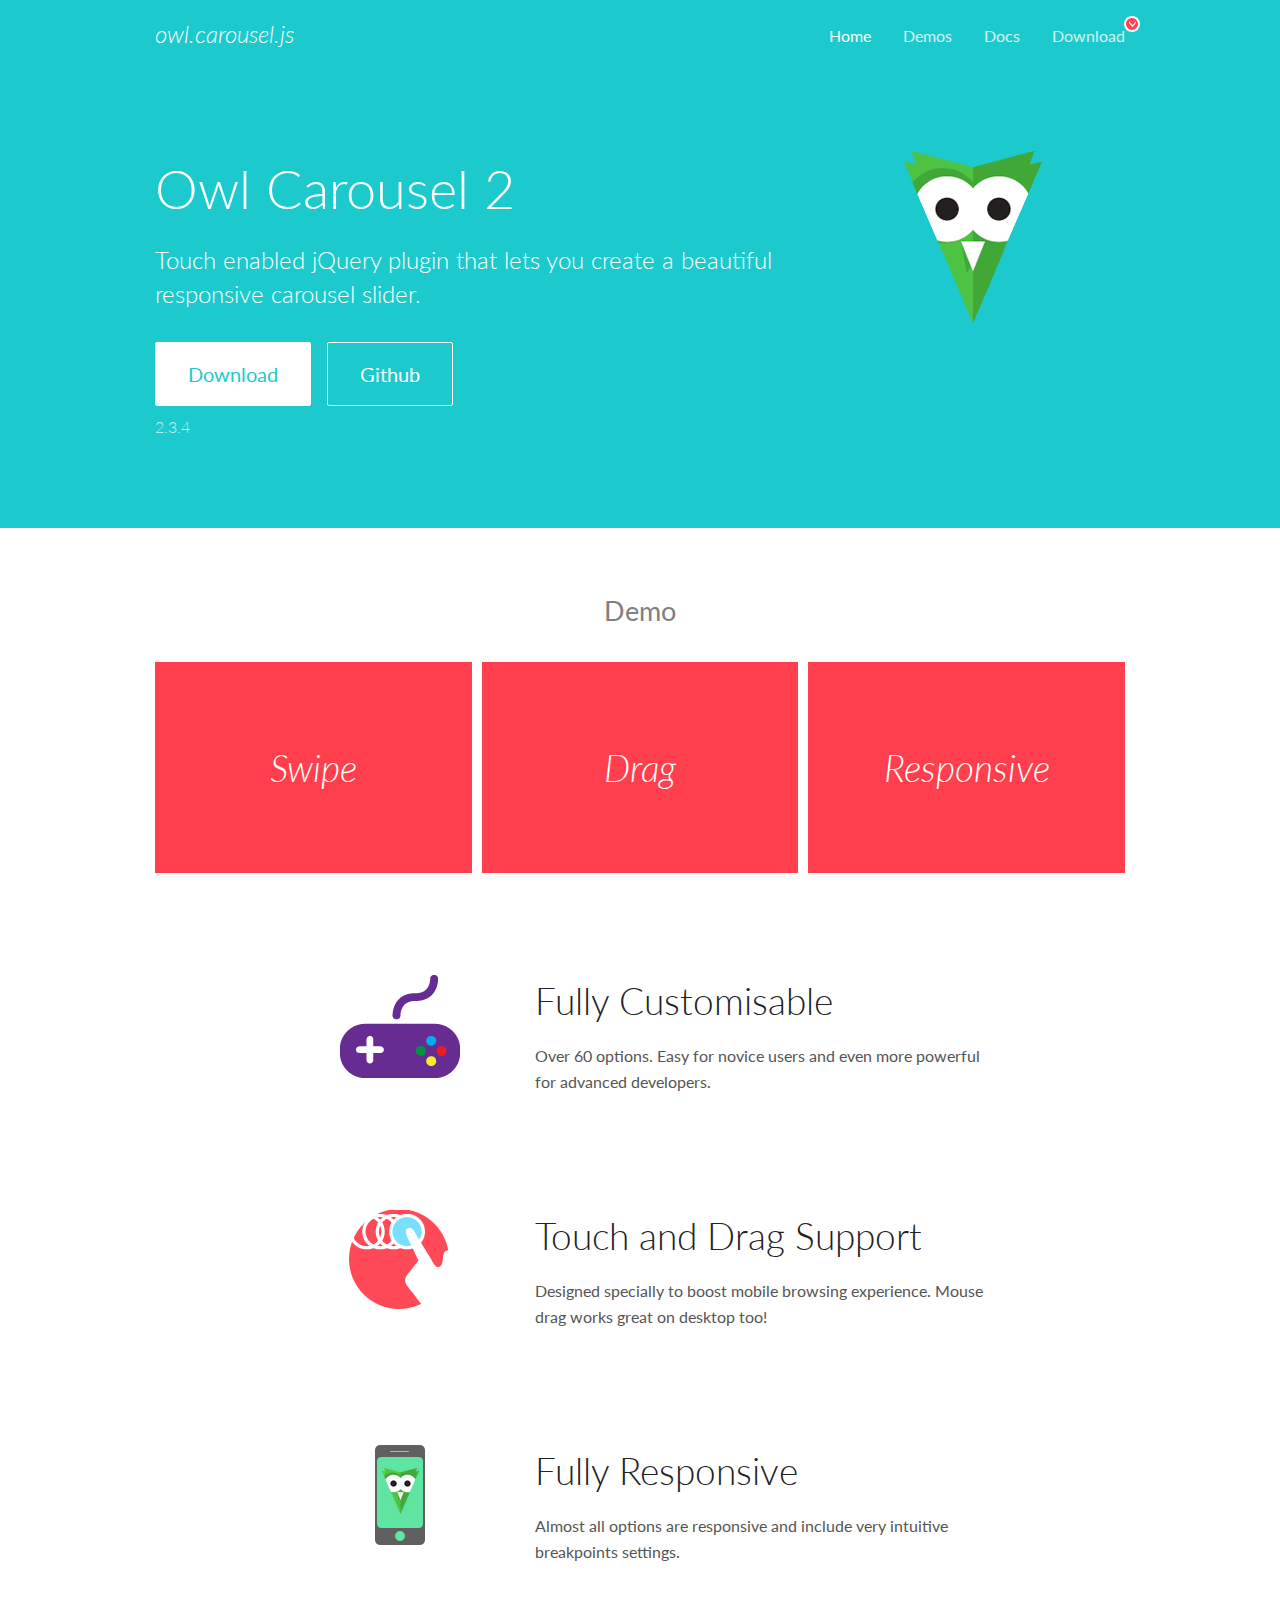
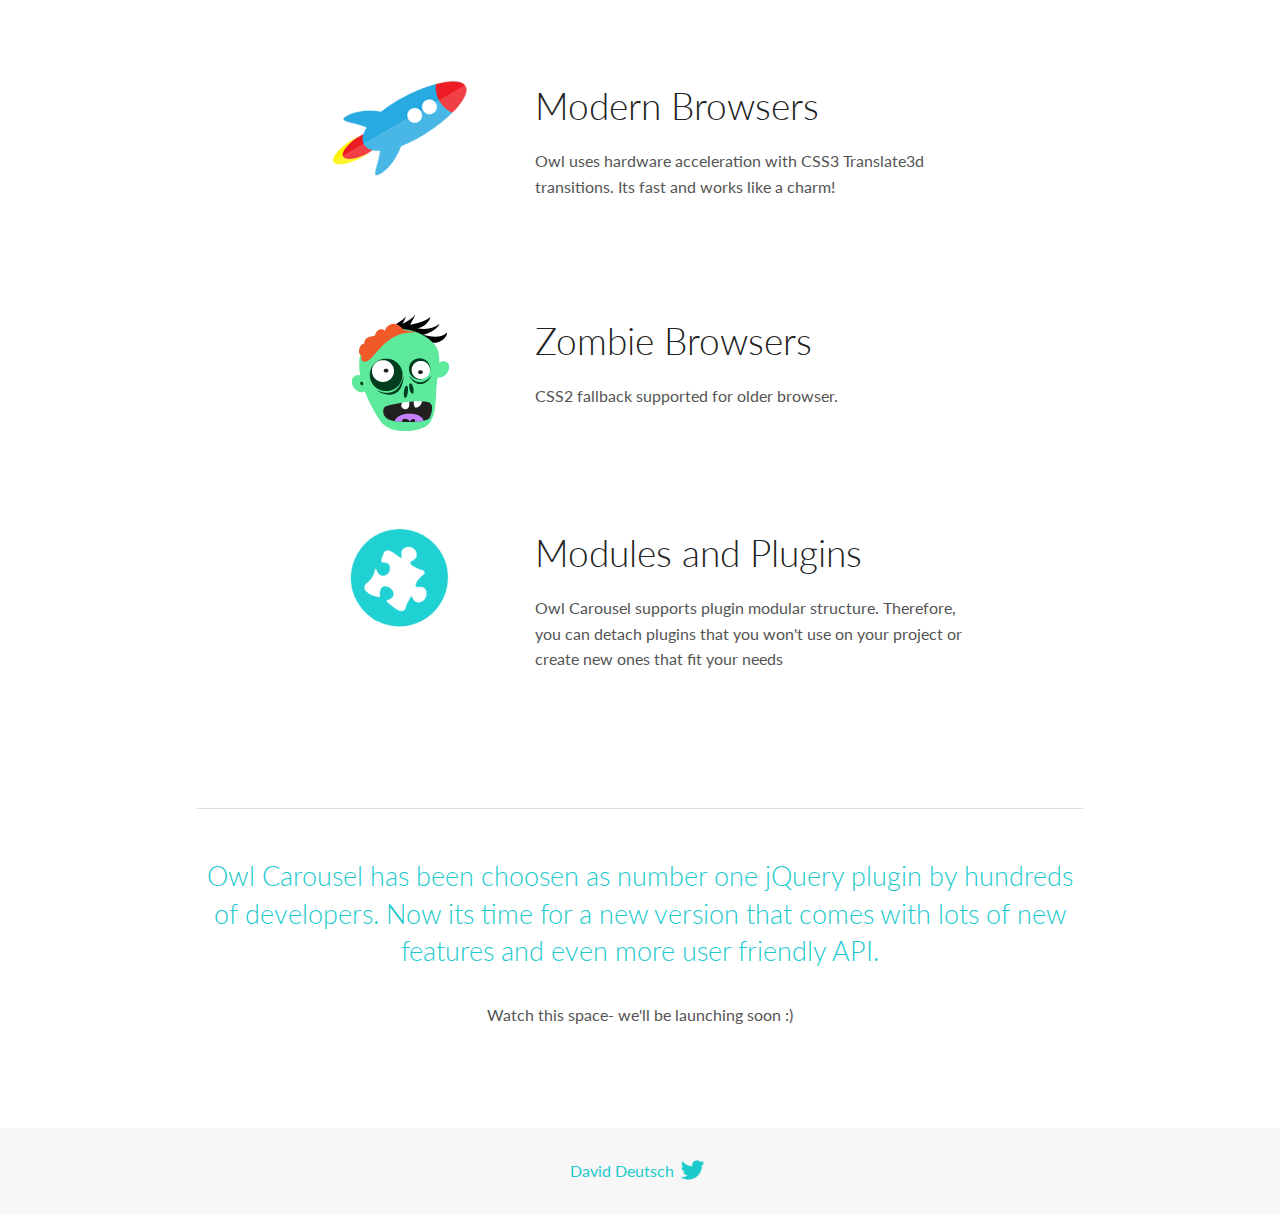
<file: OwlCarousel/docs/index.html>
<!DOCTYPE html>
<html lang="en">
  <head>

    <!-- head -->
    <meta charset="utf-8">
    <meta name="msapplication-tap-highlight" content="no" />
    <meta name="viewport" content="width=device-width, initial-scale=1.0" />
    <meta name="description" content="Touch enabled jQuery plugin that lets you create beautiful responsive carousel slider.">
    <meta name="author" content="David Deutsch">
    <title>
      Home | Owl Carousel | 2.3.4
    </title>

    <!-- Stylesheets -->
    <link href='https://fonts.googleapis.com/css?family=Lato:300,400,700,400italic,300italic' rel='stylesheet' type='text/css'>
    <link rel="stylesheet" href="assets/css/docs.theme.min.css">

    <!-- Owl Stylesheets -->
    <link rel="stylesheet" href="assets/owlcarousel/assets/owl.carousel.min.css">
    <link rel="stylesheet" href="assets/owlcarousel/assets/owl.theme.default.min.css">

    <!-- HTML5 shim and Respond.js IE8 support of HTML5 elements and media queries -->

    <!--[if lt IE 9]>
      <script src="https://oss.maxcdn.com/libs/html5shiv/3.7.0/html5shiv.js"></script>
      <script src="https://oss.maxcdn.com/libs/respond.js/1.3.0/respond.min.js"></script>
    <![endif]-->

    <!-- Favicons -->
    <link rel="apple-touch-icon-precomposed" sizes="144x144" href="assets/ico/apple-touch-icon-144-precomposed.png">
    <link rel="shortcut icon" href="assets/ico/favicon.png">
    <link rel="shortcut icon" href="favicon.ico">

    <!-- Yeah i know js should not be in header. Its required for demos.-->

    <!-- javascript -->
    <script src="assets/vendors/jquery.min.js"></script>
    <script src="assets/owlcarousel/owl.carousel.js"></script>
  </head>
  <body>

    <!-- header -->
    <header class="header">
      <div class="row">
        <div class="large-12 columns">
          <div class="brand left">
            <h3>
              <a href="/OwlCarousel2/">owl.carousel.js</a> 
            </h3>
          </div>
          <a id="toggle-nav" class="right">
            <span></span> <span></span> <span></span> 
          </a> 
          <div class="nav-bar">
            <ul class="clearfix">
              <li class="active">
                <a href="/OwlCarousel2/index.html">Home</a> 
              </li>
              <li> <a href="/OwlCarousel2/demos/demos.html">Demos</a>  </li>
              <li> <a href="/OwlCarousel2/docs/started-welcome.html">Docs</a>  </li>
              <li>
                <a href="https://github.com/OwlCarousel2/OwlCarousel2/archive/2.3.4.zip">Download</a> 
                <span class="download"></span> 
              </li>
            </ul>
          </div>
        </div>
      </div>
    </header>

    <!-- home panel -->
    <section id="hero">
      <div class="row">
        <div class="large-8 medium-8 columns">
          <h1>Owl Carousel 2</h1>
          <h4>Touch enabled jQuery plugin that lets you create a beautiful responsive carousel slider.</h4>
          <a href="https://github.com/OwlCarousel2/OwlCarousel2/archive/2.3.4.zip" class="hero-button">Download</a> 
          <a href="https://github.com/OwlCarousel2/OwlCarousel2" class="hero-button outline">Github</a> 
          <p>2.3.4</p>
        </div>
        <div class="large-4 medium-4 columns">
          <img class="owl-logo" src="assets/img/owl-logo.png" alt="mr. Owl">
        </div>
      </div>
    </section>

    <!-- body -->
    <div class="home-demo">
      <div class="row">
        <div class="large-12 columns">
          <h3>Demo</h3>
          <div class="owl-carousel">
            <div class="item">
              <h2>Swipe</h2>
            </div>
            <div class="item">
              <h2>Drag</h2>
            </div>
            <div class="item">
              <h2>Responsive</h2>
            </div>
            <div class="item">
              <h2>CSS3</h2>
            </div>
            <div class="item">
              <h2>Fast</h2>
            </div>
            <div class="item">
              <h2>Easy</h2>
            </div>
            <div class="item">
              <h2>Free</h2>
            </div>
            <div class="item">
              <h2>Upgradable</h2>
            </div>
            <div class="item">
              <h2>Tons of options</h2>
            </div>
            <div class="item">
              <h2>Infinity</h2>
            </div>
            <div class="item">
              <h2>Auto Width</h2>
            </div>
          </div>
        </div>
      </div>
    </div>
    <script>
      var owl = $('.owl-carousel');
      owl.owlCarousel({
        margin: 10,
        loop: true,
        responsive: {
          0: {
            items: 1
          },
          600: {
            items: 2
          },
          1000: {
            items: 3
          }
        }
      })
    </script>

    <!-- features -->
    <div id="features">
      <div class="row">
        <div class="small-12 medium-9 small-centered columns">
          <section class="row feature">
            <div class="medium-4 small-12 columns">
              <img src="assets/img/feature-options.png" alt="">
            </div>
            <div class="medium-8 small-12 columns">
              <h2>Fully Customisable</h2>
              <p>Over 60 options. Easy for novice users and even more powerful for advanced developers.</p>
            </div>
          </section>
          <section class="row feature">
            <div class="medium-4 small-12 columns">
              <img src="assets/img/feature-drag.png" alt="">
            </div>
            <div class="medium-8 small-12 columns">
              <h2>Touch and Drag Support</h2>
              <p>Designed specially to boost mobile browsing experience. Mouse drag works great on desktop too!</p>
            </div>
          </section>
          <section class="row feature">
            <div class="medium-4 small-12 columns">
              <img src="assets/img/feature-responsive.png" alt="">
            </div>
            <div class="medium-8 small-12 columns">
              <h2>Fully Responsive</h2>
              <p>Almost all options are responsive and include very intuitive breakpoints settings.</p>
            </div>
          </section>
          <section class="row feature">
            <div class="medium-4 small-12 columns">
              <img src="assets/img/feature-modern.png" alt="">
            </div>
            <div class="medium-8 small-12 columns">
              <h2>Modern Browsers</h2>
              <p>Owl uses hardware acceleration with CSS3 Translate3d transitions. Its fast and works like a charm! </p>
            </div>
          </section>
          <section class="row feature">
            <div class="medium-4 small-12 columns">
              <img src="assets/img/feature-zombie.png" alt="">
            </div>
            <div class="medium-8 small-12 columns">
              <h2>Zombie Browsers</h2>
              <p>CSS2 fallback supported for older browser.</p>
            </div>
          </section>
          <section class="row feature">
            <div class="medium-4 small-12 columns">
              <img src="assets/img/feature-module.png" alt="">
            </div>
            <div class="medium-8 small-12 columns">
              <h2>Modules and Plugins</h2>
              <p>Owl Carousel supports plugin modular structure. Therefore, you can detach plugins that you won&#x27;t use on your project or create new ones that fit your needs</p>
            </div>
          </section>
        </div>
      </div>
    </div>

    <!-- footer -->
    <section id="teaser-text">
      <div class="row">
        <div class="small-12 medium-11 small-centered columns">
          <hr>
          <h3 id="owl-carousel-has-been-choosen-as-number-one-jquery-plugin-by-hundreds-of-developers-now-its-time-for-a-new-version-that-comes-with-lots-of-new-features-and-even-more-user-friendly-api-">Owl Carousel has been choosen as number one jQuery plugin by hundreds of developers. Now its time for a new version that comes with lots of new features and even more user friendly API.</h3>
          <p>Watch this space- we&#39;ll be launching soon :)</p>
        </div>
      </div>
    </section>

    <!-- footer -->
    <footer class="footer">
      <div class="row">
        <div class="large-12 columns">
          <h5>
            <a href="/OwlCarousel2/docs/support-contact.html">David Deutsch</a> 
            <a id="custom-tweet-button" href="https://twitter.com/share?url=https://github.com/OwlCarousel2/OwlCarousel2&text=Owl Carousel - This is so awesome! " target="_blank"></a> 
          </h5>
        </div>
      </div>
    </footer>

    <!-- vendors -->
    <script src="assets/vendors/highlight.js"></script>
    <script src="assets/js/app.js"></script>
  </body>
</html>
</file>
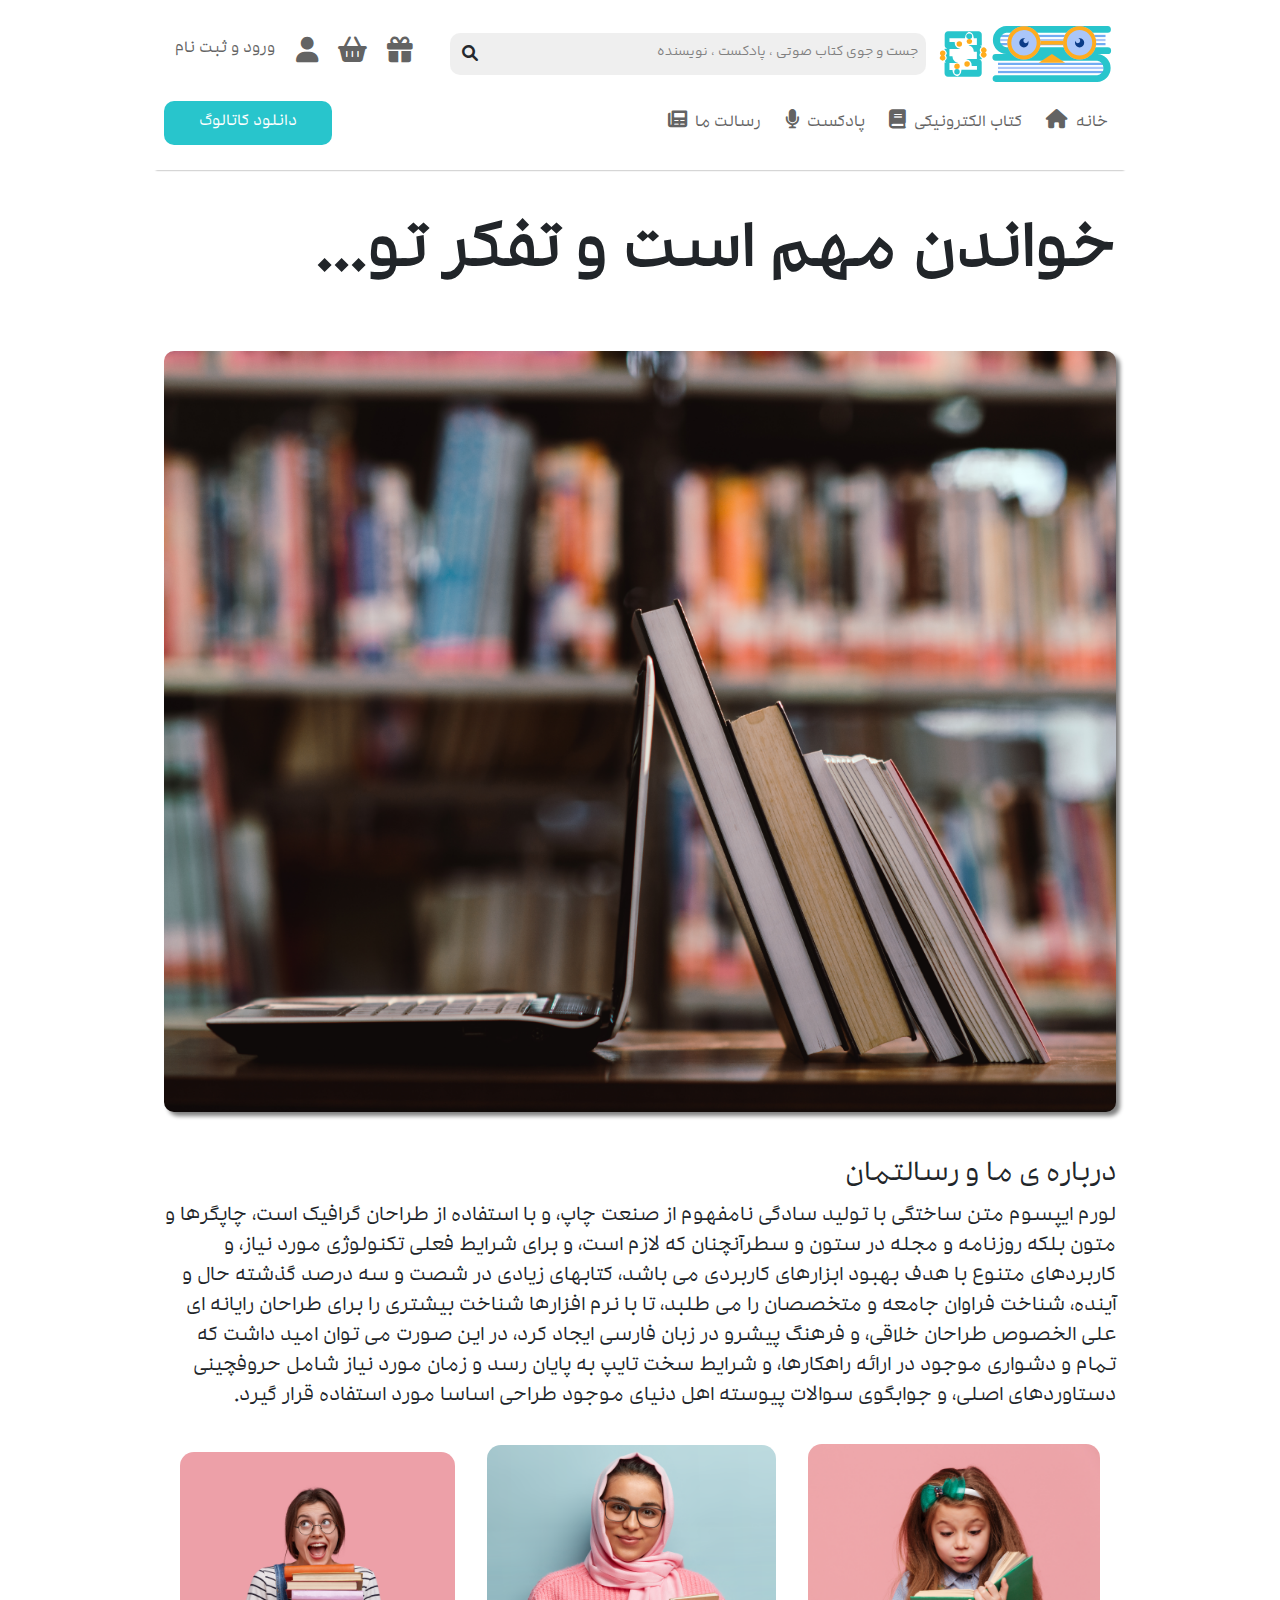
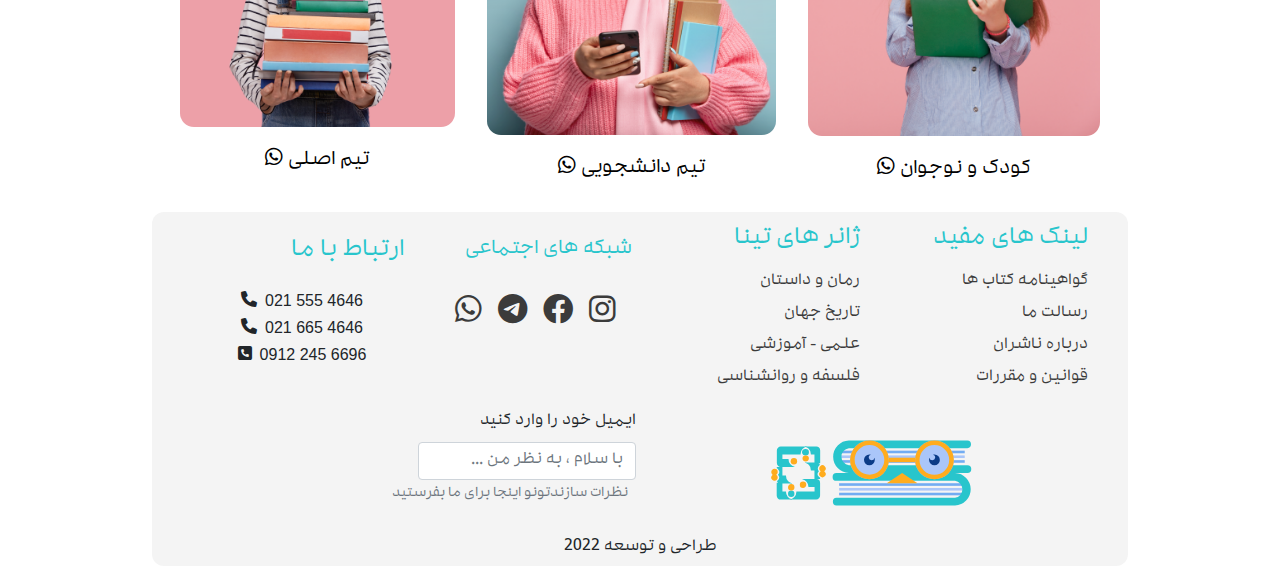
<file: pages/aboutus.html>
<!DOCTYPE html>
<html lang="en">

<head>
    <meta charset="UTF-8">
    <meta http-equiv="X-UA-Compatible" content="IE=edge">
    <meta name="viewport" content="width=device-width, initial-scale=1.0">
    <link rel="stylesheet" href="../style/style.css">
    <link rel="stylesheet" href="../OwlCarousel/dist/assets/owl.carousel.min.css">
    <link rel="stylesheet" href="../OwlCarousel/dist/assets/owl.carousel.css">
    <link rel="stylesheet" href="../OwlCarousel/dist/assets/owl.theme.default.min.css">
    <link rel="stylesheet" href="../bootstrap-5.0.2/css/bootstrap.css">
    <link rel="stylesheet" href="../style/font-awesome.min.css">
    <link rel="stylesheet" href="../style/about.css">
    <link rel="stylesheet" href="../style/shop.css">

    <title>Tina's Book House</title>

</head>

<body class="container-sm">
    <header id="header">

        <div class="mobile-container container">
            <nav class="navbar gr d-flex mt-3">
                <div class="firstnav">
                    <a href="#" id="login-text" type="button" class="btn" data-bs-toggle="modal"
                        data-bs-target="#loginmodal">ورود و ثبت نام</a>
                    <!-- first nav modals  -->
                    <!-- Modal -->
                    <div class="modal fade pt-2 pt-md-5" id="loginmodal" tabindex="-1" aria-labelledby="loginModalLabel"
                        aria-hidden="true">
                        <div class="modal-dialog">
                            <div class="modal-content">
                                <div class="modal-header">
                                    <h5 class="modal-title"> <i class="fa fa-user-circle btn-outline-warning fs-2"></i>
                                        فرم ثبت نام و ورود به
                                        حساب کاربری</h5>
                                </div>
                                <div class="modal-body">
                                    <div class="modal-body">
                                        <h5 class="fs-5">لطفا نام و نام خانوادگی خود را وارد نمایید</h5>
                                        <div class="input-group mb-3 input-modal-bg">
                                            <input type="text" class="form-control" placeholder="مثلا علی علوی ..."
                                                aria-label="Username" aria-describedby="basic-addon1">
                                        </div>
                                        <h5>لطفا شماره تلفن خود را وارد کنید</h5>
                                        <input type="number" class="form-control" placeholder="مثلا 5656 654 0912"
                                            aria-label="Username" aria-describedby="basic-addon1">
                                        <br>
                                        <button type="button" class="btn btn-outline-warning px-5">ثبت نام </button>
                                        <hr>
                                        <h5>حساب کاربری ندارید ؟ <button type="button" class="btn btn-outline-warning"
                                                data-bs-dismiss="modal">اینجا</button> کلیک کنید </h5>

                                    </div>
                                </div>
                                <div class="modal-footer">
                                    <button type="button" class="btn btn-outline-light"
                                        data-bs-dismiss="modal">بستن</button>
                                </div>
                            </div>
                        </div>
                    </div>

                    <!--login modal finishes  -->
                    <a href="#"><i class="fa fa-user" data-bs-toggle="modal" data-bs-target="#loginmodal"
                            title="حساب کاربری"></i></a>
                    <a href="#"><i class="fa fa-shopping-basket" title="سبد خرید "></i></a>
                    <a href="#"><i class="fa fa-gift" title=" کد تخفیف"></i></a>
                </div>
                <div class="secondnav">
                    <i class="fa fa-magnifying-glass"></i>
                    <input type="text" placeholder="جست و جوی کتاب صوتی ، پادکست ، نویسنده">

                </div>
                <div class="thirdnav">
                    <a href="../index.html"><img src="../Images/logo.svg" alt="لوگوی وبسایت">
                </div></a>
                <div class="fourthnav">
                    <button type="submit" class="btn-T ">دانلود کاتالوگ</button>
                </div>
                <div class="fifthnav">
                    <a id="bars" href="#" class="btn btn-light p-0" type="button" data-bs-toggle="offcanvas"
                        data-bs-target="#offcanvasExample" aria-controls="offcanvasExample"><i
                            class="fa fa-bars"></i></a>
                    <ul>
                        <li><a href="../index.html"><i class="fa fa-home"></i>خانه</a></li>
                        <li><a href="./shop.html"><i class="fa fa-book"></i>کتاب الکترونیکی</a></li>
                        <li><a href="./podcast.html"><i class="fa fa-microphone"></i>پادکست</a></li>
                        <li><a href="./aboutus.html"><i class="fa fa-newspaper"></i>رسالت ما</a></li>
                    </ul>
                </div>
            </nav>
        </div>

        <!-- bars offcanvas menu mobile  -->

        <div class="offcanvas offcanvas-end" tabindex="-1" id="offcanvasExample"
            aria-labelledby="offcanvasExampleLabel">
            <div class="offcanvas-header">
                <h5 class="offcanvas-title fs-6 p-1" id="offcanvasExampleLabel">کتاب ‌بهترین دوست توست</h5>
                <button type="button" class="btn-close text-reset" data-bs-dismiss="offcanvas"
                    aria-label="Close"></button>
            </div>
            <div class="offcanvas-body">
                <div class="mobile-menu-list text-end d-flex flex-column justify-content-center ">
                    <ul>
                        <li class="p-2"><a href="../index.html" class="fs-4">خانه</a></li>
                        <li class="p-2"><a href="./shop.html" class="fs-4">کتاب الکترونیکی</a></li>
                        <li class="p-2"><a href="./podcast.html" class="fs-4">پادکست</a></li>
                        <li class="p-2"><a href="./aboutus.html" class="fs-4">رسالت ما</a></li>
                        <li class="p-2"><a href="#" class="fs-4">گالری تصاویر</a></li>
                    </ul>
                </div>
            </div>
        </div>
        <!-- bars offcanvas  -->

    </header>

    <section>
        <div class="mobile-container container">
            <div class="about-us-content">
                <h2 class="py-5" id="about-h2">خواندن مهم است و تفکر تو...</h2>
                <div class="pic-layer pb-5">
                    <img src="../Images/Aboutus.png" alt="">
                </div>
                <h3>درباره ی ما و رسالتمان</h3>
                <p class="fs-5 text-justify">لورم ایپسوم متن ساختگی با تولید سادگی نامفهوم از صنعت چاپ، و با استفاده از
                    طراحان گرافیک است، چاپگرها
                    و متون بلکه روزنامه و مجله در ستون و سطرآنچنان که لازم است، و برای شرایط فعلی تکنولوژی مورد نیاز، و
                    کاربردهای متنوع با هدف بهبود ابزارهای کاربردی می باشد، کتابهای زیادی در شصت و سه درصد گذشته حال و
                    آینده، شناخت فراوان جامعه و متخصصان را می طلبد، تا با نرم افزارها شناخت بیشتری را برای طراحان رایانه
                    ای علی الخصوص طراحان خلاقی، و فرهنگ پیشرو در زبان فارسی ایجاد کرد، در این صورت می توان امید داشت که
                    تمام و دشواری موجود در ارائه راهکارها، و شرایط سخت تایپ به پایان رسد و زمان مورد نیاز شامل حروفچینی
                    دستاوردهای اصلی، و جوابگوی سوالات پیوسته اهل دنیای موجود طراحی اساسا مورد استفاده قرار گیرد.</p>

                <div class="about-us-cards d-flex">
                    <div class="au-card  p-3 ">
                        <a href="#"><img src="../Images/Aucard1.png" alt=""><span class="fs-5">
                                کودک و نوجوان <i class="fab fa-whatsapp"></i></span>
                        </a>
                    </div>
                    <div class="au-card  p-3  ">
                        <a href="#"><img src="../Images/Aucard2.png" alt=""><span class="fs-5"> تیم دانشجویی <i class="fab fa-whatsapp"></i></span>
                        </a>
                    </div>
                    <div class="au-card  p-3  ">
                        <a href="#"><img src="../Images/Aucard3.png" alt=""><span class="fs-5"> تیم اصلی <i class="fab fa-whatsapp"></i></span>
                        </a>
                    </div>
                </div>

            </div>
        </div>
    </section>



    <footer>
        <div class="mobile-container container">
            <div class="footer d-flex flex-wrap ">
                <div class="fisrt-footer d-flex flex-column ">
                    <a href="#" class="fs-4 pb-2 cryn">لینک های مفید</a>
                    <a href="#" class="fs-6 py-1">گواهینامه کتاب ها</a>
                    <a href="#" class="fs-6 py-1">رسالت ما</a>
                    <a href="#" class="fs-6 py-1">درباره ناشران</a>
                    <a href="#" class="fs-6 py-1">قوانین و مقررات</a>
                </div>
                <div class="second-footer d-flex flex-column">
                    <a href="#" class="fs-4 pb-2 cryn">ژانر های تینا</a>
                    <a href="#" class="fs-6 py-1">رمان و داستان</a>
                    <a href="#" class="fs-6 py-1">تاریخ جهان</a>
                    <a href="#" class="fs-6 py-1">علمی - آموزشی</a>
                    <a href="#" class="fs-6 py-1">فلسفه و روانشناسی </a>
                </div>
                <div class="third-footer">
                    <h2 class="fs-5 py-3 cryn">شبکه های اجتماعی</h2>
                    <div class="social-logos d-flex align-items-center">
                        <a href="#"><i class="fab fa-instagram p-2"></i></a>
                        <a href="#"><i class="fab fa-facebook p-2"></i></a>
                        <a href="#"><i class="fab fa-telegram p-2"></i></a>
                        <a href="#"><i class="fab fa-whatsapp p-2"></i></a>
                    </div>
                </div>
                <div class="fourth-footer d-flex flex-column">
                    <h2 class="fs-4 py-3 cryn">ارتباط با ما </h2>
                    <div class="call-card d-flex flex-row p-0 justify-content-center ">
                        <i class="fa fa-phone px-2"></i>
                        <h2 class="fs-6">021 555 4646</h2>
                    </div>
                    <div class="call-card d-flex flex-row p-0 justify-content-center">
                        <i class="fa fa-phone px-2"></i>
                        <h2 class="fs-6">021 665 4646</h2>
                    </div>
                    <div class="call-card d-flex flex-row p-0 justify-content-center">
                        <i class="fa fa-phone-square px-2"></i>
                        <h2 class="fs-6">0912 245 6696</h2>
                    </div>
                </div>
                <div class="fifth-footer d-flex flex-column flex-lg-row text-center pt-3 text-md-end ">
                    <div
                        class="foot-logo p-0 text-md-center text-lg-center justify-content-lg-center align-content-lg-center ">
                        <a href="#"><img class="w-25 pt-3" src="../Images/logo.svg" alt="tinas logo"></a>
                    </div>
                    <div class="mb-3 d-flex justify-content-center flex-column ">
                        <label for="exampleInputEmail1" class="form-label">ایمیل خود را وارد کنید</label>
                        <input type="email" class="form-control " id="exampleInputEmail1" aria-describedby="emailHelp"
                            placeholder="با سلام ، به نظر من ...">
                        <div id="emailHelp" class="form-text">نظرات سازندتونو اینجا برای ما بفرستید</div>
                    </div>
                </div>
            </div>
            <div class="foot-sign text-center">
                <h2 class="fs-6 p-2">طراحی و توسعه 2022</h2>
            </div>
        </div>
    </footer>



    <script src="../bootstrap-5.0.2/js/bootstrap.min.js"></script>
    <script src="../OwlCarousel/docs_src/assets/vendors/jquery.min.js"></script>
    <script src="../OwlCarousel/dist/owl.carousel.js"></script>
    <script src="../OwlCarousel/dist/owl.carousel.min.js"></script>
    <script>

        let slideIndex = 0;
        showSlides();
        function showSlides() {
            let i;
            let slides = document.getElementsByClassName("mySlides");
            for (i = 0; i < slides.length; i++) {
                slides[i].style.display = "none";
            }
            slideIndex++;
            if (slideIndex > slides.length) { slideIndex = 1 }
            slides[slideIndex - 1].style.display = "block";
            setTimeout(showSlides, 3000); // Change image every 3 seconds
        }

        $('.owl-carousel').owlCarousel({
            loop: true,
            autoplayHoverPause: true,
            margin: 10,
            responsiveClass: true,
            responsive: {
                0: {
                    items: 2,
                },
                426: {
                    items: 3,
                },
                768: {
                    items: 4,
                    nav: false
                },
                868: {
                    items: 5,
                }
            },
            autoplay: true,
            autoplayTimeout: 2500,
            autoplayHoverPause: true

        });
        $('.play').on('click', function () {
            owl.trigger('play.owl.autoplay', [1000])
        })
        $('.stop').on('click', function () {
            owl.trigger('stop.owl.autoplay')

        })

    </script>
</body>

</html>
</file>
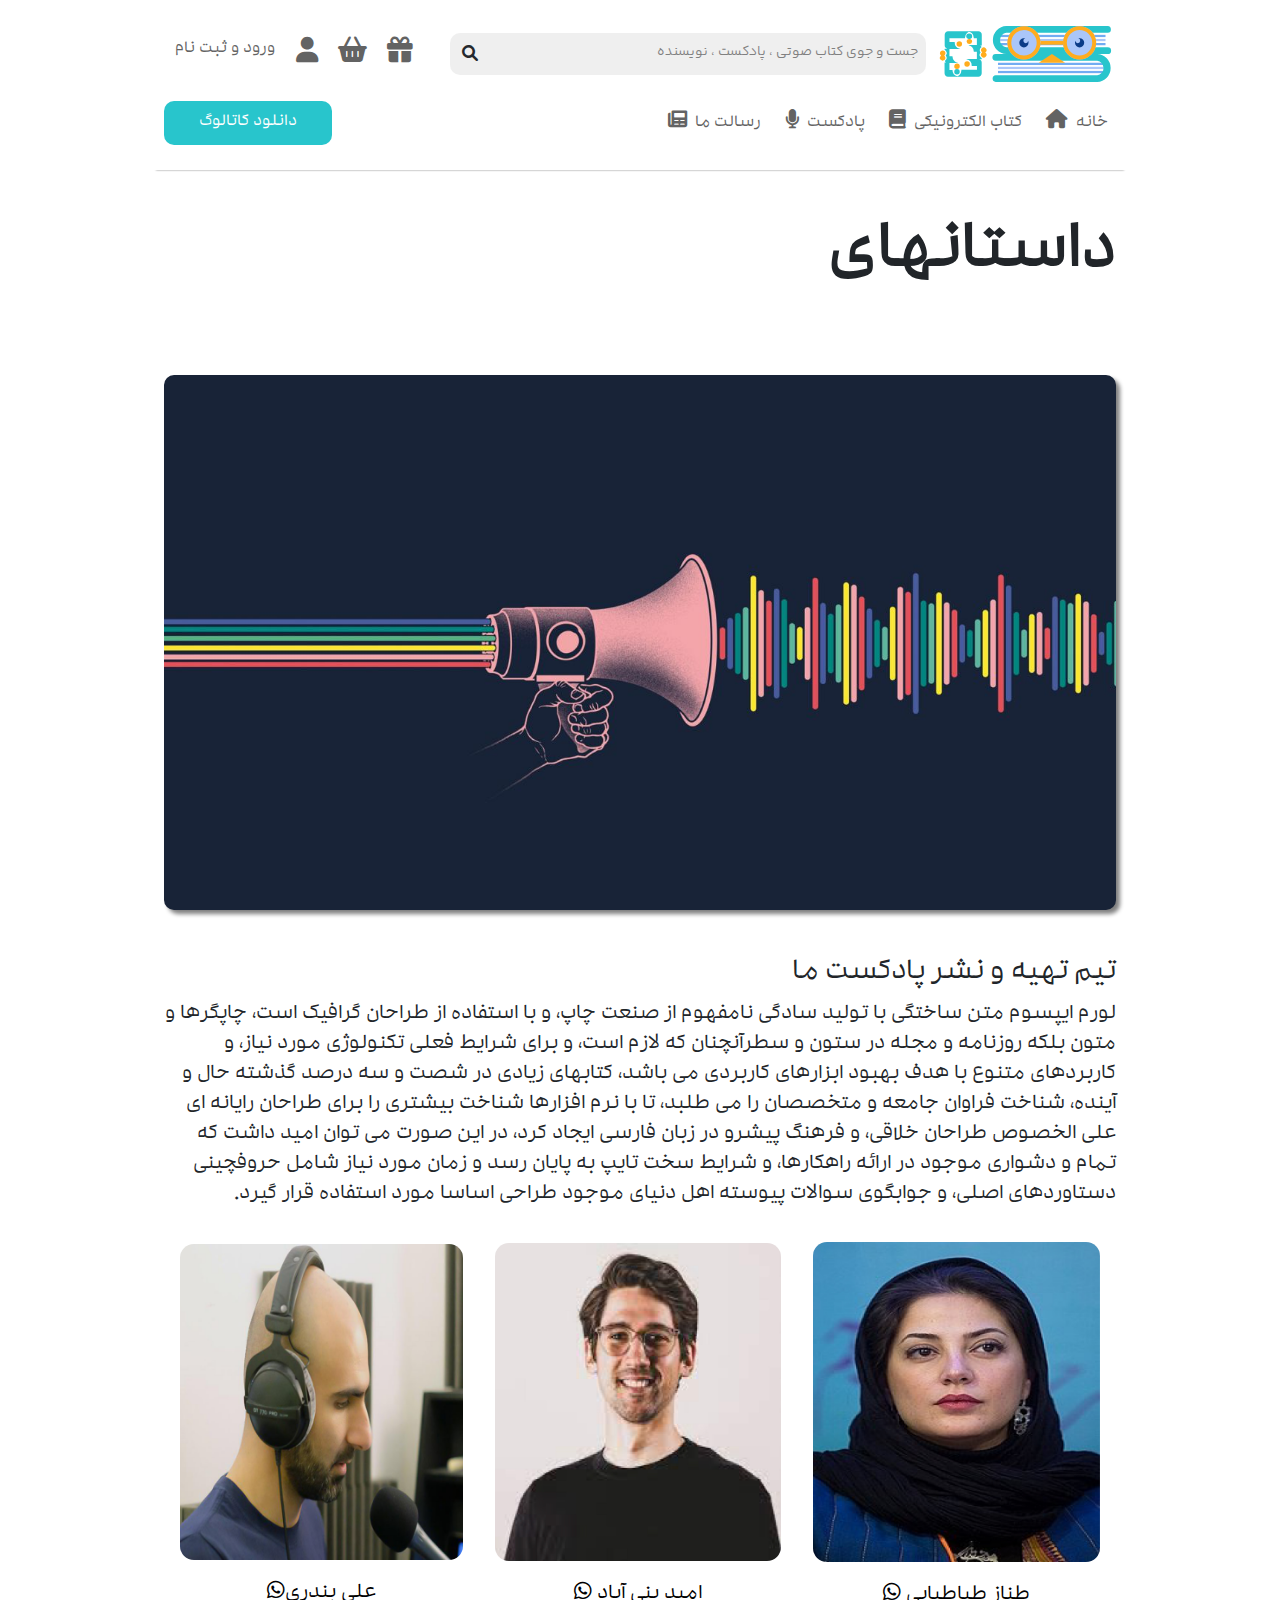
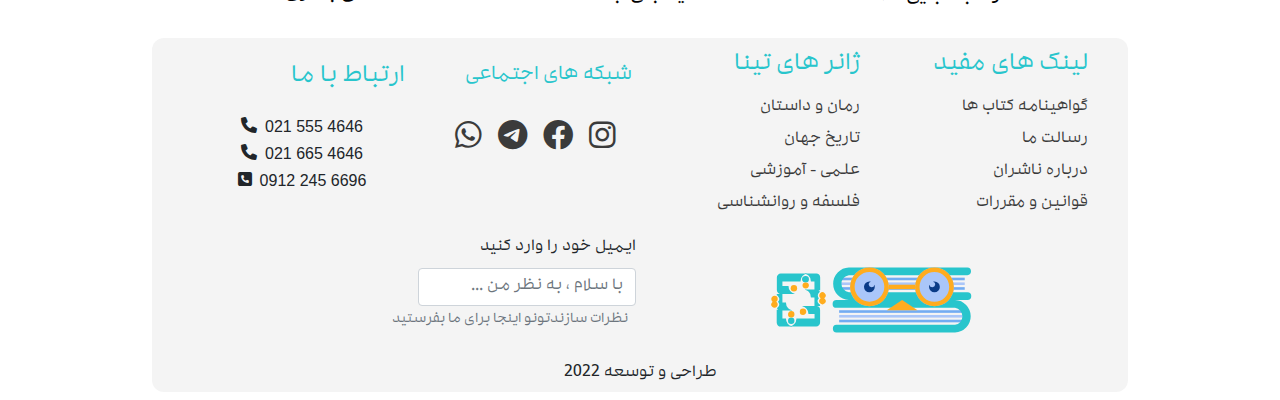
<file: pages/podcast.html>
<!DOCTYPE html>
<html lang="en">

<head>
    <meta charset="UTF-8">
    <meta http-equiv="X-UA-Compatible" content="IE=edge">
    <meta name="viewport" content="width=device-width, initial-scale=1.0">
    <link rel="stylesheet" href="../style/style.css">
    <link rel="stylesheet" href="../OwlCarousel/dist/assets/owl.carousel.min.css">
    <link rel="stylesheet" href="../OwlCarousel/dist/assets/owl.carousel.css">
    <link rel="stylesheet" href="../OwlCarousel/dist/assets/owl.theme.default.min.css">
    <link rel="stylesheet" href="../bootstrap-5.0.2/css/bootstrap.css">
    <link rel="stylesheet" href="../style/font-awesome.min.css">
    <link rel="stylesheet" href="../style/about.css">
    <link rel="stylesheet" href="../style/shop.css">

    <title>Tina's Book House</title>

</head>

<body class="container-sm">
    <header id="header">

        <div class="mobile-container container">
            <nav class="navbar gr d-flex mt-3">
                <div class="firstnav">
                    <a href="#" id="login-text" type="button" class="btn" data-bs-toggle="modal"
                        data-bs-target="#loginmodal">ورود و ثبت نام</a>
                    <!-- first nav modals  -->
                    <!-- Modal -->
                    <div class="modal fade pt-2 pt-md-5" id="loginmodal" tabindex="-1" aria-labelledby="loginModalLabel"
                        aria-hidden="true">
                        <div class="modal-dialog">
                            <div class="modal-content">
                                <div class="modal-header">
                                    <h5 class="modal-title"> <i class="fa fa-user-circle btn-outline-warning fs-2"></i>
                                        فرم ثبت نام و ورود به
                                        حساب کاربری</h5>
                                </div>
                                <div class="modal-body">
                                    <div class="modal-body">
                                        <h5 class="fs-5">لطفا نام و نام خانوادگی خود را وارد نمایید</h5>
                                        <div class="input-group mb-3 input-modal-bg">
                                            <input type="text" class="form-control" placeholder="مثلا علی علوی ..."
                                                aria-label="Username" aria-describedby="basic-addon1">
                                        </div>
                                        <h5>لطفا شماره تلفن خود را وارد کنید</h5>
                                        <input type="number" class="form-control" placeholder="مثلا 5656 654 0912"
                                            aria-label="Username" aria-describedby="basic-addon1">
                                        <br>
                                        <button type="button" class="btn btn-outline-warning px-5">ثبت نام </button>
                                        <hr>
                                        <h5>حساب کاربری ندارید ؟ <button type="button" class="btn btn-outline-warning"
                                                data-bs-dismiss="modal">اینجا</button> کلیک کنید </h5>

                                    </div>
                                </div>
                                <div class="modal-footer">
                                    <button type="button" class="btn btn-outline-light"
                                        data-bs-dismiss="modal">بستن</button>
                                </div>
                            </div>
                        </div>
                    </div>

                    <!--login modal finishes  -->
                    <a href="#"><i class="fa fa-user" data-bs-toggle="modal" data-bs-target="#loginmodal"
                            title="حساب کاربری"></i></a>
                    <a href="#"><i class="fa fa-shopping-basket" title="سبد خرید "></i></a>
                    <a href="#"><i class="fa fa-gift" title=" کد تخفیف"></i></a>
                </div>
                <div class="secondnav">
                    <i class="fa fa-magnifying-glass"></i>
                    <input type="text" placeholder="جست و جوی کتاب صوتی ، پادکست ، نویسنده">

                </div>
                <div class="thirdnav">
                    <a href="../index.html"><img src="../Images/logo.svg" alt="لوگوی وبسایت">
                </div></a>
                <div class="fourthnav">
                    <button type="submit" class="btn-T ">دانلود کاتالوگ</button>
                </div>
                <div class="fifthnav">
                    <a id="bars" href="#" class="btn btn-light p-0" type="button" data-bs-toggle="offcanvas"
                        data-bs-target="#offcanvasExample" aria-controls="offcanvasExample"><i
                            class="fa fa-bars"></i></a>
                    <ul>
                        <li><a href="../index.html"><i class="fa fa-home"></i>خانه</a></li>
                        <li><a href="./shop.html"><i class="fa fa-book"></i>کتاب الکترونیکی</a></li>
                        <li><a href="./podcast.html"><i class="fa fa-microphone"></i>پادکست</a></li>
                        <li><a href="./aboutus.html"><i class="fa fa-newspaper"></i>رسالت ما</a></li>
                    </ul>
                </div>
            </nav>
        </div>

        <!-- bars offcanvas menu mobile  -->

        <div class="offcanvas offcanvas-end" tabindex="-1" id="offcanvasExample"
            aria-labelledby="offcanvasExampleLabel">
            <div class="offcanvas-header">
                <h5 class="offcanvas-title fs-6 p-1" id="offcanvasExampleLabel">کتاب ‌بهترین دوست توست</h5>
                <button type="button" class="btn-close text-reset" data-bs-dismiss="offcanvas"
                    aria-label="Close"></button>
            </div>
            <div class="offcanvas-body">
                <div class="mobile-menu-list text-end d-flex flex-column justify-content-center ">
                    <ul>
                        <li class="p-2"><a href="../index.html" class="fs-4">خانه</a></li>
                        <li class="p-2"><a href="./shop.html" class="fs-4">کتاب الکترونیکی</a></li>
                        <li class="p-2"><a href="./podcast.html" class="fs-4">پادکست</a></li>
                        <li class="p-2"><a href="./aboutus.html" class="fs-4">رسالت ما</a></li>
                        <li class="p-2"><a href="#" class="fs-4">گالری تصاویر</a></li>
                    </ul>
                </div>
            </div>
        </div>
        <!-- bars offcanvas  -->

    </header>

    <section>
        <div class="mobile-container container">
            <div class="about-us-content">
                <h2 class="py-5" id="about-h2"></h2>
                <br>
                <div class="pic-layer pb-5">
                    <img class="w-100 h-50" src="../Images/Podcast-Banner.jpg   " alt="">
                </div>
                <h3>تیم تهیه و نشر پادکست ما</h3>
                <p class="fs-5 text-justify">لورم ایپسوم متن ساختگی با تولید سادگی نامفهوم از صنعت چاپ، و با استفاده از
                    طراحان گرافیک است، چاپگرها
                    و متون بلکه روزنامه و مجله در ستون و سطرآنچنان که لازم است، و برای شرایط فعلی تکنولوژی مورد نیاز، و
                    کاربردهای متنوع با هدف بهبود ابزارهای کاربردی می باشد، کتابهای زیادی در شصت و سه درصد گذشته حال و
                    آینده، شناخت فراوان جامعه و متخصصان را می طلبد، تا با نرم افزارها شناخت بیشتری را برای طراحان رایانه
                    ای علی الخصوص طراحان خلاقی، و فرهنگ پیشرو در زبان فارسی ایجاد کرد، در این صورت می توان امید داشت که
                    تمام و دشواری موجود در ارائه راهکارها، و شرایط سخت تایپ به پایان رسد و زمان مورد نیاز شامل حروفچینی
                    دستاوردهای اصلی، و جوابگوی سوالات پیوسته اهل دنیای موجود طراحی اساسا مورد استفاده قرار گیرد.</p>

                <div class="about-us-cards d-flex">
                    <div class="au-card  p-3 ">
                        <a href="#"><img src="../Images/userrr-01.jpg" alt=""><span class="fs-5">
                                طناز طباطبایی <i class="fab fa-whatsapp"></i></span>
                        </a>
                    </div>
                    <div class="au-card  p-3  ">
                        <a href="#"><img class="w-100" src="../Images/User1-01.jpg" alt=""><span class="fs-5"> 
                                امید بنی آباد <i class="fab fa-whatsapp"></i></span>
                        </a>
                    </div>
                    <div class="au-card  p-3  ">
                        <a href="#"><img class="w-100" src="../Images/User3-01.jpg" alt=""><span class="fs-5"> علی بندری<i
                                    class="fab fa-whatsapp"></i></span>
                        </a>
                    </div>
                </div>

            </div>
        </div>
    </section>



    <footer>
        <div class="mobile-container container">
            <div class="footer d-flex flex-wrap ">
                <div class="fisrt-footer d-flex flex-column ">
                    <a href="#" class="fs-4 pb-2 cryn">لینک های مفید</a>
                    <a href="#" class="fs-6 py-1">گواهینامه کتاب ها</a>
                    <a href="#" class="fs-6 py-1">رسالت ما</a>
                    <a href="#" class="fs-6 py-1">درباره ناشران</a>
                    <a href="#" class="fs-6 py-1">قوانین و مقررات</a>
                </div>
                <div class="second-footer d-flex flex-column">
                    <a href="#" class="fs-4 pb-2 cryn">ژانر های تینا</a>
                    <a href="#" class="fs-6 py-1">رمان و داستان</a>
                    <a href="#" class="fs-6 py-1">تاریخ جهان</a>
                    <a href="#" class="fs-6 py-1">علمی - آموزشی</a>
                    <a href="#" class="fs-6 py-1">فلسفه و روانشناسی </a>
                </div>
                <div class="third-footer">
                    <h2 class="fs-5 py-3 cryn">شبکه های اجتماعی</h2>
                    <div class="social-logos d-flex align-items-center">
                        <a href="#"><i class="fab fa-instagram p-2"></i></a>
                        <a href="#"><i class="fab fa-facebook p-2"></i></a>
                        <a href="#"><i class="fab fa-telegram p-2"></i></a>
                        <a href="#"><i class="fab fa-whatsapp p-2"></i></a>
                    </div>
                </div>
                <div class="fourth-footer d-flex flex-column">
                    <h2 class="fs-4 py-3 cryn">ارتباط با ما </h2>
                    <div class="call-card d-flex flex-row p-0 justify-content-center ">
                        <i class="fa fa-phone px-2"></i>
                        <h2 class="fs-6">021 555 4646</h2>
                    </div>
                    <div class="call-card d-flex flex-row p-0 justify-content-center">
                        <i class="fa fa-phone px-2"></i>
                        <h2 class="fs-6">021 665 4646</h2>
                    </div>
                    <div class="call-card d-flex flex-row p-0 justify-content-center">
                        <i class="fa fa-phone-square px-2"></i>
                        <h2 class="fs-6">0912 245 6696</h2>
                    </div>
                </div>
                <div class="fifth-footer d-flex flex-column flex-lg-row text-center pt-3 text-md-end ">
                    <div
                        class="foot-logo p-0 text-md-center text-lg-center justify-content-lg-center align-content-lg-center ">
                        <a href="#"><img class="w-25 pt-3" src="../Images/logo.svg" alt="tinas logo"></a>
                    </div>
                    <div class="mb-3 d-flex justify-content-center flex-column ">
                        <label for="exampleInputEmail1" class="form-label">ایمیل خود را وارد کنید</label>
                        <input type="email" class="form-control " id="exampleInputEmail1" aria-describedby="emailHelp"
                            placeholder="با سلام ، به نظر من ...">
                        <div id="emailHelp" class="form-text">نظرات سازندتونو اینجا برای ما بفرستید</div>
                    </div>
                </div>
            </div>
            <div class="foot-sign text-center">
                <h2 class="fs-6 p-2">طراحی و توسعه 2022</h2>
            </div>
        </div>
    </footer>


    <script src="typed.js"></script>
    <script src="../bootstrap-5.0.2/js/bootstrap.min.js"></script>
    <script src="../OwlCarousel/docs_src/assets/vendors/jquery.min.js"></script>
    <script src="../OwlCarousel/dist/owl.carousel.js"></script>
    <script src="../OwlCarousel/dist/owl.carousel.min.js"></script>
    <script>

        let slideIndex = 0;
        showSlides();
        function showSlides() {
            let i;
            let slides = document.getElementsByClassName("mySlides");
            for (i = 0; i < slides.length; i++) {
                slides[i].style.display = "none";
            }
            slideIndex++;
            if (slideIndex > slides.length) { slideIndex = 1 }
            slides[slideIndex - 1].style.display = "block";
            setTimeout(showSlides, 3000); // Change image every 3 seconds
        }

        $('.owl-carousel').owlCarousel({
            loop: true,
            autoplayHoverPause: true,
            margin: 10,
            responsiveClass: true,
            responsive: {
                0: {
                    items: 2,
                },
                426: {
                    items: 3,
                },
                768: {
                    items: 4,
                    nav: false
                },
                868: {
                    items: 5,
                }
            },
            autoplay: true,
            autoplayTimeout: 2500,
            autoplayHoverPause: true

        });
        $('.play').on('click', function () {
            owl.trigger('play.owl.autoplay', [1000])
        })
        $('.stop').on('click', function () {
            owl.trigger('stop.owl.autoplay')

        })

    </script>
    <script>
        var typed3 = new Typed('#about-h2', {
            strings: [
                "داستانهای جنایی واقعی",
                "ناب ترین صداهای جهان",
                "برای لحظات زیبای شما",
            ],
            typeSpeed: 50,
            backSpeed: 10,
            smartBackspace: true, // this is a default
            loop: true
        });
    </script>
</body>

</html>
</file>
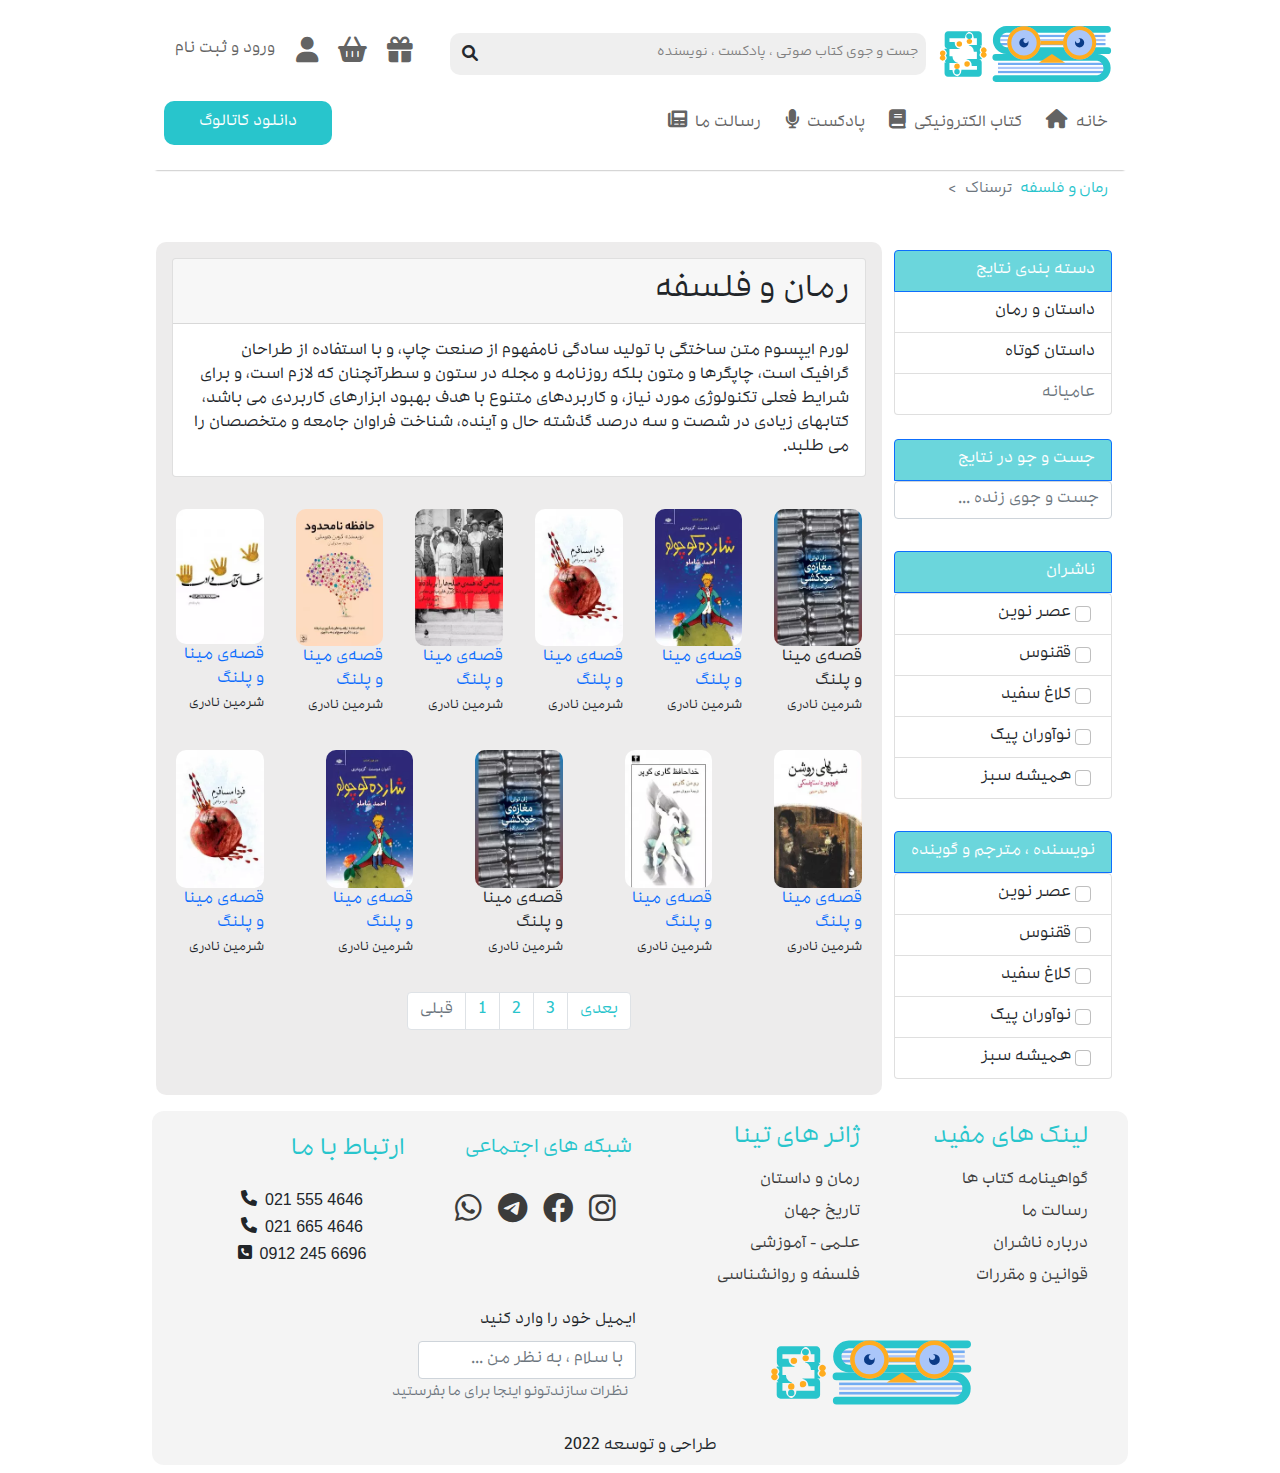
<file: pages/shop.html>
<!DOCTYPE html>
<html lang="en">

<head>
    <meta charset="UTF-8">
    <meta http-equiv="X-UA-Compatible" content="IE=edge">
    <meta name="viewport" content="width=device-width, initial-scale=1.0">
    <link rel="stylesheet" href="../style/style.css">
    <link rel="stylesheet" href="../OwlCarousel/dist/assets/owl.carousel.min.css">
    <link rel="stylesheet" href="../OwlCarousel/dist/assets/owl.carousel.css">
    <link rel="stylesheet" href="../OwlCarousel/dist/assets/owl.theme.default.min.css">
    <link rel="stylesheet" href="../bootstrap-5.0.2/css/bootstrap.css">
    <link rel="stylesheet" href="../style/font-awesome.min.css">
    <link rel="stylesheet" href="../style/shop.css">

    <title>shopping</title>

</head>

<body class="container-sm">
    <header id="header">

        <div class="mobile-container container">
            <nav class="navbar gr d-flex mt-3">
                <div class="firstnav">
                    <a href="#" id="login-text" type="button" class="btn" data-bs-toggle="modal"
                        data-bs-target="#loginmodal">ورود و ثبت نام</a>
                    <!-- first nav modals  -->
                    <!-- Modal -->
                    <div class="modal fade pt-2 pt-md-5" id="loginmodal" tabindex="-1" aria-labelledby="loginModalLabel"
                        aria-hidden="true">
                        <div class="modal-dialog">
                            <div class="modal-content">
                                <div class="modal-header">
                                    <h5 class="modal-title"> <i class="fa fa-user-circle btn-outline-warning fs-2"></i>
                                        فرم ثبت نام و ورود به
                                        حساب کاربری</h5>
                                </div>
                                <div class="modal-body">
                                    <div class="modal-body">
                                        <h5 class="fs-5">لطفا نام و نام خانوادگی خود را وارد نمایید</h5>
                                        <div class="input-group mb-3 input-modal-bg">
                                            <input type="text" class="form-control" placeholder="مثلا علی علوی ..."
                                                aria-label="Username" aria-describedby="basic-addon1">
                                        </div>
                                        <h5>لطفا شماره تلفن خود را وارد کنید</h5>
                                        <input type="number" class="form-control" placeholder="مثلا 5656 654 0912"
                                            aria-label="Username" aria-describedby="basic-addon1">
                                        <br>
                                        <button type="button" class="btn btn-outline-warning px-5">ثبت نام </button>
                                        <hr>
                                        <h5>حساب کاربری ندارید ؟ <button type="button" class="btn btn-outline-warning"
                                                data-bs-dismiss="modal">اینجا</button> کلیک کنید </h5>

                                    </div>
                                </div>
                                <div class="modal-footer">
                                    <button type="button" class="btn btn-outline-light"
                                        data-bs-dismiss="modal">بستن</button>
                                </div>
                            </div>
                        </div>
                    </div>
                    <!--login modal finishes  -->
                    <a href="#"><i class="fa fa-user" data-bs-toggle="modal" data-bs-target="#loginmodal"
                            title="حساب کاربری"></i></a>
                    <a href="#"><i class="fa fa-shopping-basket" title="سبد خرید "></i></a>
                    <a href="#"><i class="fa fa-gift" title=" کد تخفیف"></i></a>
                </div>
                <div class="secondnav">
                    <i class="fa fa-magnifying-glass"></i>
                    <input type="text" placeholder="جست و جوی کتاب صوتی ، پادکست ، نویسنده">

                </div>
                <div class="thirdnav">
                    <a href="../index.html"><img src="../Images/logo.svg" alt="لوگوی وبسایت">
                </div></a>
                <div class="fourthnav">
                    <button type="submit" class="btn-T ">دانلود کاتالوگ</button>
                </div>
                <div class="fifthnav">
                    <a id="bars" href="#" class="btn btn-light p-0" type="button" data-bs-toggle="offcanvas"
                        data-bs-target="#offcanvasExample" aria-controls="offcanvasExample"><i
                            class="fa fa-bars"></i></a>
                    <ul>
                        <li><a href="../index.html"><i class="fa fa-home"></i>خانه</a></li>
                        <li><a href="shop.html"><i class="fa fa-book"></i>کتاب الکترونیکی</a></li>
                        <li><a href="podcast.html"><i class="fa fa-microphone"></i>پادکست</a></li>
                        <li><a href="aboutus.html"><i class="fa fa-newspaper"></i>رسالت ما</a></li>
                    </ul>
                </div>
            </nav>
        </div>

        <!-- bars offcanvas menu mobile  -->

        <div class="offcanvas offcanvas-end" tabindex="-1" id="offcanvasExample"
            aria-labelledby="offcanvasExampleLabel">
            <div class="offcanvas-header">
                <h5 class="offcanvas-title fs-6 p-1" id="offcanvasExampleLabel">کتاب ‌بهترین دوست توست</h5>
                <button type="button" class="btn-close text-reset" data-bs-dismiss="offcanvas"
                    aria-label="Close"></button>
            </div>
            <div class="offcanvas-body">
                <div class="mobile-menu-list text-end d-flex flex-column justify-content-center ">
                    <ul>
                        <li class="p-2"><a href="../index.html" class="fs-4">خانه</a></li>
                        <li class="p-2"><a href="shop.html" class="fs-4">کتاب الکترونیکی</a></li>
                        <li class="p-2"><a href="podcast.html" class="fs-4">پادکست</a></li>
                        <li class="p-2"><a href="aboutus.html" class="fs-4">رسالت ما</a></li>
                        <li class="p-2"><a href="#" class="fs-4">گالری تصاویر</a></li>
                    </ul>
                </div>
            </div>
        </div>
        <!-- bars offcanvas  -->

    </header>

    <section id="filters" class="p-3 d-flex jus justify-content-around d-md-none">
        <!-- Button trigger modal -->
        <button type="button" class="btn btn-light btn-outline-secondary filter-btn " data-bs-toggle="modal"
            data-bs-target="#staticBackdrop">
            مرتب سازی / پیشنهاد ما
        </button>

        <!-- Button trigger modal -->
        <button type="button" class="btn btn-light btn-outline-secondary filter-btn " data-bs-toggle="modal"
            data-bs-target="#staticBackdrop2">
            جست و جوی پیشرفته
        </button>

        <!-- Modal -->
        <div class="modal fade" id="staticBackdrop" data-bs-backdrop="static" data-bs-keyboard="false" tabindex="-1"
            aria-labelledby="staticBackdropLabel" aria-hidden="true">
            <div class="modal-dialog">
                <div class="modal-content">
                    <div class="modal-header">
                        <h5 class="modal-title text-center" id="staticBackdropLabel"> مرتب سازی بر اساس </h5>
                    </div>
                    <div class="modal-body">
                        <ul class="list-group">
                            <li class="list-group-item" id="list-gi-sort">
                                <input class="form-check-input me-1 p-2" type="checkbox" value="" aria-label="...">
                                پر فروش ترین ها
                            </li>
                            <li class="list-group-item" id="list-gi-sort">
                                <input class="form-check-input me-1 p-2" type="checkbox" value="" aria-label="...">
                                ارزان ترین ها
                            </li>
                            <li class="list-group-item" id="list-gi-sort">
                                <input class="form-check-input me-1 p-2" type="checkbox" value="" aria-label="...">
                                کم حجم ترین ها
                            </li>
                            <li class="list-group-item" id="list-gi-sort">
                                <input class="form-check-input me-1 p-2" type="checkbox" value="" aria-label="...">
                                پر بیننده ترین ها
                            </li>
                            <li class="list-group-item" id="list-gi-sort">
                                <input class="form-check-input me-1 p-2" type="checkbox" value="" aria-label="...">
                                گران ترین ها
                            </li>
                        </ul>
                    </div>
                    <div class="modal-footer">
                        <button type="button" class="btn btn-T">جست و جو</button>
                        <button type="button" class="btn btn-secondary" data-bs-dismiss="modal">بستن</button>
                    </div>
                </div>
            </div>
        </div>

        <!-- Modal -->
        <div class="modal fade" id="staticBackdrop2" data-bs-backdrop="static" data-bs-keyboard="false" tabindex="-1"
            aria-labelledby="staticBackdropLabel" aria-hidden="true">
            <div class="modal-dialog">
                <div class="modal-content">
                    <div class="modal-header">
                        <h5 class="modal-title" id="staticBackdropLabel">پیشرفته جستو جو کن</h5>
                    </div>
                    <div class="modal-body">
                        ...
                        ...
                        ...
                        ...
                    </div>
                    <div class="modal-footer">
                        <button type="button" class="btn btn-T ">جست و جو </button>
                        <button type="button" class="btn btn-secondary" data-bs-dismiss="modal">بستن</button>
                    </div>
                </div>
            </div>
        </div>

    </section>



    <section class="breadcrump-navigation container col-12">
        <nav style="--bs-breadcrumb-divider: '>';" aria-label="breadcrumb">
            <ol class="breadcrumb py-md-2">
                <li class="breadcrumb-item  px-2"><a href="#">رمان و فلسفه</a></li>
                <li class="breadcrumb-item  active" aria-current="page">ترسناک</li>
            </ol>
        </nav>
    </section>


    <!-- shoping section codes  -->

    <section id="shop-content" class=" p-3 row">
        <!-- content of shopping section  -->
        <div class="shop-main-content p-3 col-md-9 ">
            <!-- top texts of any shop section  -->
            <div class="shop-main-text">
                <div class="card">
                    <div class="card-header fs-2">
                        رمان و فلسفه
                    </div>
                    <div class="card-body">
                        <p class="card-text fs-6">لورم ایپسوم متن ساختگی با تولید سادگی نامفهوم از صنعت چاپ، و با
                            استفاده از طراحان گرافیک است، چاپگرها و متون بلکه روزنامه و مجله در ستون و سطرآنچنان که لازم
                            است، و برای شرایط فعلی تکنولوژی مورد نیاز، و کاربردهای متنوع با هدف بهبود ابزارهای کاربردی
                            می باشد، کتابهای زیادی در شصت و سه درصد گذشته حال و آینده، شناخت فراوان جامعه و متخصصان را
                            می طلبد.</p>
                    </div>
                </div>
            </div>
            <!-- shop sections sliders for books  -->
            <div class="shop-main-slider row py-3 justify-content-between">

                <div class="col-lg-2 col-md-3 col-sm-4 col-6 p-3 p-3 ">
                    <div class="item-image">
                        <img class="img-responsive book-cover-image lazy" width="200"
                            src="../Images/book Cover/book8.jpg" alt="کتاب صوتی گرامافون" />
                        </a>
                    </div>
                    <span class="title-book"> <a title="کتاب صوتی گرامافون قصه‌ی مینا و پلنگ" id="book_121545"
                            href="#"></a>
                        قصه‌ی مینا و پلنگ </a>
                    </span>
                    <div class="author-names">
                        <span class="author">شرمین نادری</span>
                    </div>
                </div>

                <div class="col-lg-2 col-md-3 col-sm-4 col-6  p-3">
                    <div class="item-image">
                        <img class="img-responsive book-cover-image lazy" width="200"
                            src="../Images/book Cover/book9.jpg" alt="کتاب صوتی گرامافون" />
                        </a>
                    </div>
                    <span class="title-book"> <a title="کتاب صوتی گرامافون قصه‌ی مینا و پلنگ" id="book_121545" href="#">
                            قصه‌ی مینا و پلنگ </a>
                    </span>
                    <div class="author-names">
                        <span class="author">شرمین نادری</span>
                    </div>
                </div>

                <div class="col-lg-2 col-md-3 col-sm-4 col-6  p-3">
                    <div class="item-image">
                        <img class="img-responsive book-cover-image lazy" width="200"
                            src="../Images/book Cover/book5.jpg" alt="کتاب صوتی گرامافون" />
                        </a>
                    </div>
                    <span class="title-book"> <a title="کتاب صوتی گرامافون قصه‌ی مینا و پلنگ" id="book_121545" href="#">
                            قصه‌ی مینا و پلنگ </a>
                    </span>
                    <div class="author-names">
                        <span class="author">شرمین نادری</span>
                    </div>
                </div>

                <div class="col-lg-2 col-md-3 col-sm-4 col-6  p-3">
                    <div class="item-image">
                        <img class="img-responsive book-cover-image lazy" width="200"
                            src="../Images/book Cover/book6.jpg" alt="کتاب صوتی گرامافون" />
                        </a>
                    </div>
                    <span class="title-book"> <a title="کتاب صوتی گرامافون قصه‌ی مینا و پلنگ" id="book_121545" href="#">
                            قصه‌ی مینا و پلنگ </a>
                    </span>
                    <div class="author-names">
                        <span class="author">شرمین نادری</span>
                    </div>
                </div>

                <div class="col-lg-2 col-md-3 col-sm-4 col-6  p-3">
                    <div class="item-image">
                        <img class="img-responsive book-cover-image lazy" width="200"
                            src="../Images/book Cover/book7.jpg" alt="کتاب صوتی گرامافون" />
                        </a>
                    </div>
                    <span class="title-book"> <a title="کتاب صوتی گرامافون قصه‌ی مینا و پلنگ" id="book_121545" href="#">
                            قصه‌ی مینا و پلنگ </a>
                    </span>
                    <div class="author-names">
                        <span class="author">شرمین نادری</span>
                    </div>
                </div>

                <div class="col-lg-2 col-md-3 col-sm-4 col-6  p-3">
                    <div class="item-image">
                        <img class="img-responsive book-cover-image lazy" width="200"
                            src="../Images/book Cover/book2.jpg" alt="کتاب صوتی گرامافون" />
                        </a>
                    </div>
                    <span class="title-book"> <a title="کتاب صوتی گرامافون قصه‌ی مینا و پلنگ" id="book_121545" href="#">
                            قصه‌ی مینا و پلنگ </a>
                    </span>
                    <div class="author-names">
                        <span class="author">شرمین نادری</span>
                    </div>
                </div>

                <div class="col-lg-2 col-md-3 col-sm-4 col-6  p-3">
                    <div class="item-image">
                        <img class="img-responsive book-cover-image lazy" width="200"
                            src="../Images/book Cover/book3.jpg" alt="کتاب صوتی گرامافون" />
                        </a>
                    </div>
                    <span class="title-book"> <a title="کتاب صوتی گرامافون قصه‌ی مینا و پلنگ" id="book_121545" href="#">
                            قصه‌ی مینا و پلنگ </a>
                    </span>
                    <div class="author-names">
                        <span class="author">شرمین نادری</span>
                    </div>
                </div>

                <div class="col-lg-2 col-md-3 col-sm-4 col-6 p-3">
                    <div class="item-image">
                        <img class="img-responsive book-cover-image lazy" width="200"
                            src="../Images/book Cover/book10.jpg" alt="کتاب صوتی گرامافون" />
                        </a>
                    </div>
                    <span class="title-book"> <a title="کتاب صوتی گرامافون قصه‌ی مینا و پلنگ" id="book_121545" href="#">
                            قصه‌ی مینا و پلنگ </a>
                    </span>
                    <div class="author-names">
                        <span class="author">شرمین نادری</span>
                    </div>
                </div>

                <div class="col-lg-2 col-md-3 col-sm-4 col-6 p-3 p-3 ">
                    <div class="item-image">
                        <img class="img-responsive book-cover-image lazy" width="200"
                            src="../Images/book Cover/book8.jpg" alt="کتاب صوتی گرامافون" />
                        </a>
                    </div>
                    <span class="title-book"> <a title="کتاب صوتی گرامافون قصه‌ی مینا و پلنگ" id="book_121545"
                            href="#"></a>
                        قصه‌ی مینا و پلنگ </a>
                    </span>
                    <div class="author-names">
                        <span class="author">شرمین نادری</span>
                    </div>
                </div>

                <div class="col-lg-2 col-md-3 col-sm-4 col-6  p-3">
                    <div class="item-image">
                        <img class="img-responsive book-cover-image lazy" width="200"
                            src="../Images/book Cover/book9.jpg" alt="کتاب صوتی گرامافون" />
                        </a>
                    </div>
                    <span class="title-book"> <a title="کتاب صوتی گرامافون قصه‌ی مینا و پلنگ" id="book_121545" href="#">
                            قصه‌ی مینا و پلنگ </a>
                    </span>
                    <div class="author-names">
                        <span class="author">شرمین نادری</span>
                    </div>
                </div>

                <div class="col-lg-2 col-md-3 col-sm-4 col-6  p-3">
                    <div class="item-image">
                        <img class="img-responsive book-cover-image lazy" width="200"
                            src="../Images/book Cover/book5.jpg" alt="کتاب صوتی گرامافون" />
                        </a>
                    </div>
                    <span class="title-book"> <a title="کتاب صوتی گرامافون قصه‌ی مینا و پلنگ" id="book_121545" href="#">
                            قصه‌ی مینا و پلنگ </a>
                    </span>
                    <div class="author-names">
                        <span class="author">شرمین نادری</span>
                    </div>
                </div>


            </div>

            <!-- pagination codes  -->

            <nav aria-label="Page navigation example">
                <ul class="pagination justify-content-center">
                    <li class="page-item disabled">
                        <a class="page-link" href="#" tabindex="-1" aria-disabled="true">قبلی</a>
                    </li>
                    <li class="page-item"><a class="page-link" href="#">1</a></li>
                    <li class="page-item"><a class="page-link" href="#">2</a></li>
                    <li class="page-item"><a class="page-link" href="#">3</a></li>
                    <li class="page-item">
                        <a class="page-link" href="#">بعدی</a>
                    </li>
                </ul>
            </nav>
        </div>
        <!-- side filters for shop any book  -->

        <div class="shop-side-content d-md-block  col-md-3">

            <div class="list-group py-2">
                <button type="button" class="list-group-item button-sh-slider list-group-item-action active"
                    aria-current="true">
                    دسته بندی نتایج
                </button>
                <button type="button" class="list-group-item list-group-item-action">داستان و رمان</button>
                <button type="button" class="list-group-item list-group-item-action">داستان کوتاه</button>
                <button type="button" class="list-group-item list-group-item-action" disabled>
                    عامیانه</button>
            </div>

            <div class="list-group py-3">
                <button type="button" class="list-group-item button-sh-slider list-group-item-action active "
                    aria-current="true">
                    جست و جو در نتایج
                </button>
                <input type="text" class="form-control" aria-label="Sizing example input"
                    aria-describedby="inputGroup-sizing-sm" placeholder="جست و جوی زنده ...">
            </div>

            <div class="list-group py-3">
                <button type="button" class="list-group-item button-sh-slider list-group-item-action active "
                    aria-current="true">
                    ناشران </button>
                <ul class="list-group">
                    <li class="list-group-item">
                        <input class="form-check-input me-1" type="checkbox" value="" aria-label="...">
                        عصر نوین
                    </li>
                    <li class="list-group-item">
                        <input class="form-check-input me-1" type="checkbox" value="" aria-label="...">
                        ققنوس
                    </li>
                    <li class="list-group-item">
                        <input class="form-check-input me-1" type="checkbox" value="" aria-label="...">
                        کلاغ سفید
                    </li>
                    <li class="list-group-item">
                        <input class="form-check-input me-1" type="checkbox" value="" aria-label="...">
                        نوآوران پیک
                    </li>
                    <li class="list-group-item">
                        <input class="form-check-input me-1" type="checkbox" value="" aria-label="...">
                        همیشه سبز
                    </li>
                </ul>
            </div>

            <div class="list-group py-3">
                <button type="button" class="list-group-item button-sh-slider list-group-item-action active "
                    aria-current="true">
                    نویسنده ، مترجم و گوینده </button>
                <ul class="list-group">
                    <li class="list-group-item">
                        <input class="form-check-input me-1" type="checkbox" value="" aria-label="...">
                        عصر نوین
                    </li>
                    <li class="list-group-item">
                        <input class="form-check-input me-1" type="checkbox" value="" aria-label="...">
                        ققنوس
                    </li>
                    <li class="list-group-item">
                        <input class="form-check-input me-1" type="checkbox" value="" aria-label="...">
                        کلاغ سفید
                    </li>
                    <li class="list-group-item">
                        <input class="form-check-input me-1" type="checkbox" value="" aria-label="...">
                        نوآوران پیک
                    </li>
                    <li class="list-group-item">
                        <input class="form-check-input me-1" type="checkbox" value="" aria-label="...">
                        همیشه سبز
                    </li>
                </ul>
            </div>

        </div>





    </section>

    <footer>
        <div class="mobile-container container">
            <div class="footer d-flex flex-wrap ">
                <div class="fisrt-footer d-flex flex-column ">
                    <a href="#" class="fs-4 pb-2 cryn">لینک های مفید</a>
                    <a href="#" class="fs-6 py-1">گواهینامه کتاب ها</a>
                    <a href="#" class="fs-6 py-1">رسالت ما</a>
                    <a href="#" class="fs-6 py-1">درباره ناشران</a>
                    <a href="#" class="fs-6 py-1">قوانین و مقررات</a>
                </div>
                <div class="second-footer d-flex flex-column">
                    <a href="#" class="fs-4 pb-2 cryn">ژانر های تینا</a>
                    <a href="#" class="fs-6 py-1">رمان و داستان</a>
                    <a href="#" class="fs-6 py-1">تاریخ جهان</a>
                    <a href="#" class="fs-6 py-1">علمی - آموزشی</a>
                    <a href="#" class="fs-6 py-1">فلسفه و روانشناسی </a>
                </div>
                <div class="third-footer">
                    <h2 class="fs-5 py-3 cryn">شبکه های اجتماعی</h2>
                    <div class="social-logos d-flex align-items-center">
                        <a href="#"><i class="fab fa-instagram p-2"></i></a>
                        <a href="#"><i class="fab fa-facebook p-2"></i></a>
                        <a href="#"><i class="fab fa-telegram p-2"></i></a>
                        <a href="#"><i class="fab fa-whatsapp p-2"></i></a>
                    </div>
                </div>
                <div class="fourth-footer d-flex flex-column">
                    <h2 class="fs-4 py-3 cryn">ارتباط با ما </h2>
                    <div class="call-card d-flex flex-row p-0 justify-content-center ">
                        <i class="fa fa-phone px-2"></i>
                        <h2 class="fs-6">021 555 4646</h2>
                    </div>
                    <div class="call-card d-flex flex-row p-0 justify-content-center">
                        <i class="fa fa-phone px-2"></i>
                        <h2 class="fs-6">021 665 4646</h2>
                    </div>
                    <div class="call-card d-flex flex-row p-0 justify-content-center">
                        <i class="fa fa-phone-square px-2"></i>
                        <h2 class="fs-6">0912 245 6696</h2>
                    </div>
                </div>
                <div class="fifth-footer d-flex flex-column flex-lg-row text-center pt-3 text-md-end ">
                    <div
                        class="foot-logo p-0 text-md-center text-lg-center justify-content-lg-center align-content-lg-center ">
                        <a href="#"><img class="w-25 pt-3" src="../Images/logo.svg" alt="tinas logo"></a>
                    </div>
                    <div class="mb-3 d-flex justify-content-center flex-column ">
                        <label for="exampleInputEmail1" class="form-label">ایمیل خود را وارد کنید</label>
                        <input type="email" class="form-control " id="exampleInputEmail1" aria-describedby="emailHelp"
                            placeholder="با سلام ، به نظر من ...">
                        <div id="emailHelp" class="form-text">نظرات سازندتونو اینجا برای ما بفرستید</div>
                    </div>
                </div>
            </div>
            <div class="foot-sign text-center">
                <h2 class="fs-6 p-2">طراحی و توسعه 2022</h2>
            </div>
        </div>
    </footer>



    <script src="../bootstrap-5.0.2/js/bootstrap.min.js"></script>
    <script src="../OwlCarousel/docs_src/assets/vendors/jquery.min.js"></script>
    <script src="../OwlCarousel/dist/owl.carousel.js"></script>
    <script src="../OwlCarousel/dist/owl.carousel.min.js"></script>
    <script>

        $('.owl-carousel').owlCarousel({
            loop: true,
            autoplayHoverPause: true,
            margin: 10,
            responsiveClass: true,
            responsive: {
                0: {
                    items: 2,
                },
                426: {
                    items: 3,
                },
                768: {
                    items: 4,
                    nav: false
                },
                868: {
                    items: 5,
                }
            },
            autoplay: true,
            autoplayTimeout: 2500,
            autoplayHoverPause: true

        });
        $('.play').on('click', function () {
            owl.trigger('play.owl.autoplay', [1000])
        })
        $('.stop').on('click', function () {
            owl.trigger('stop.owl.autoplay')

        })

    </script>
</body>

</html>
</file>
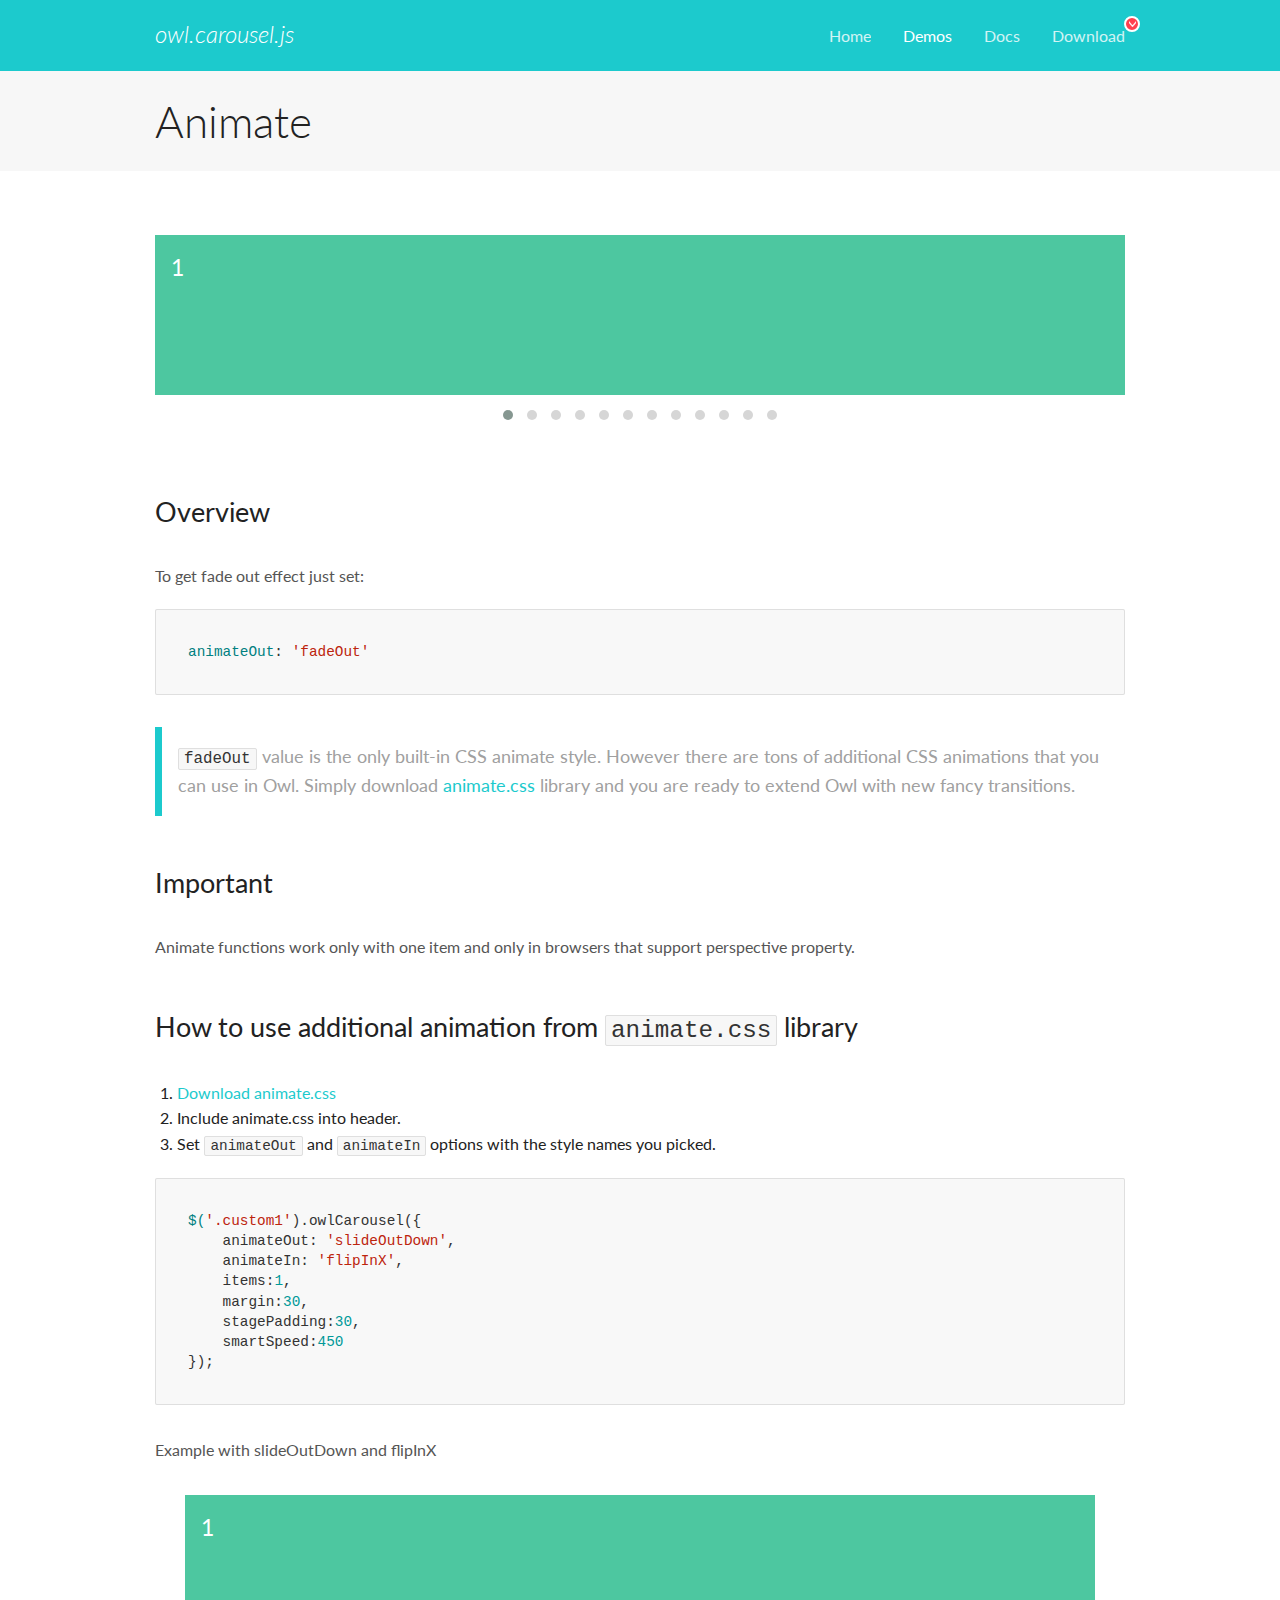
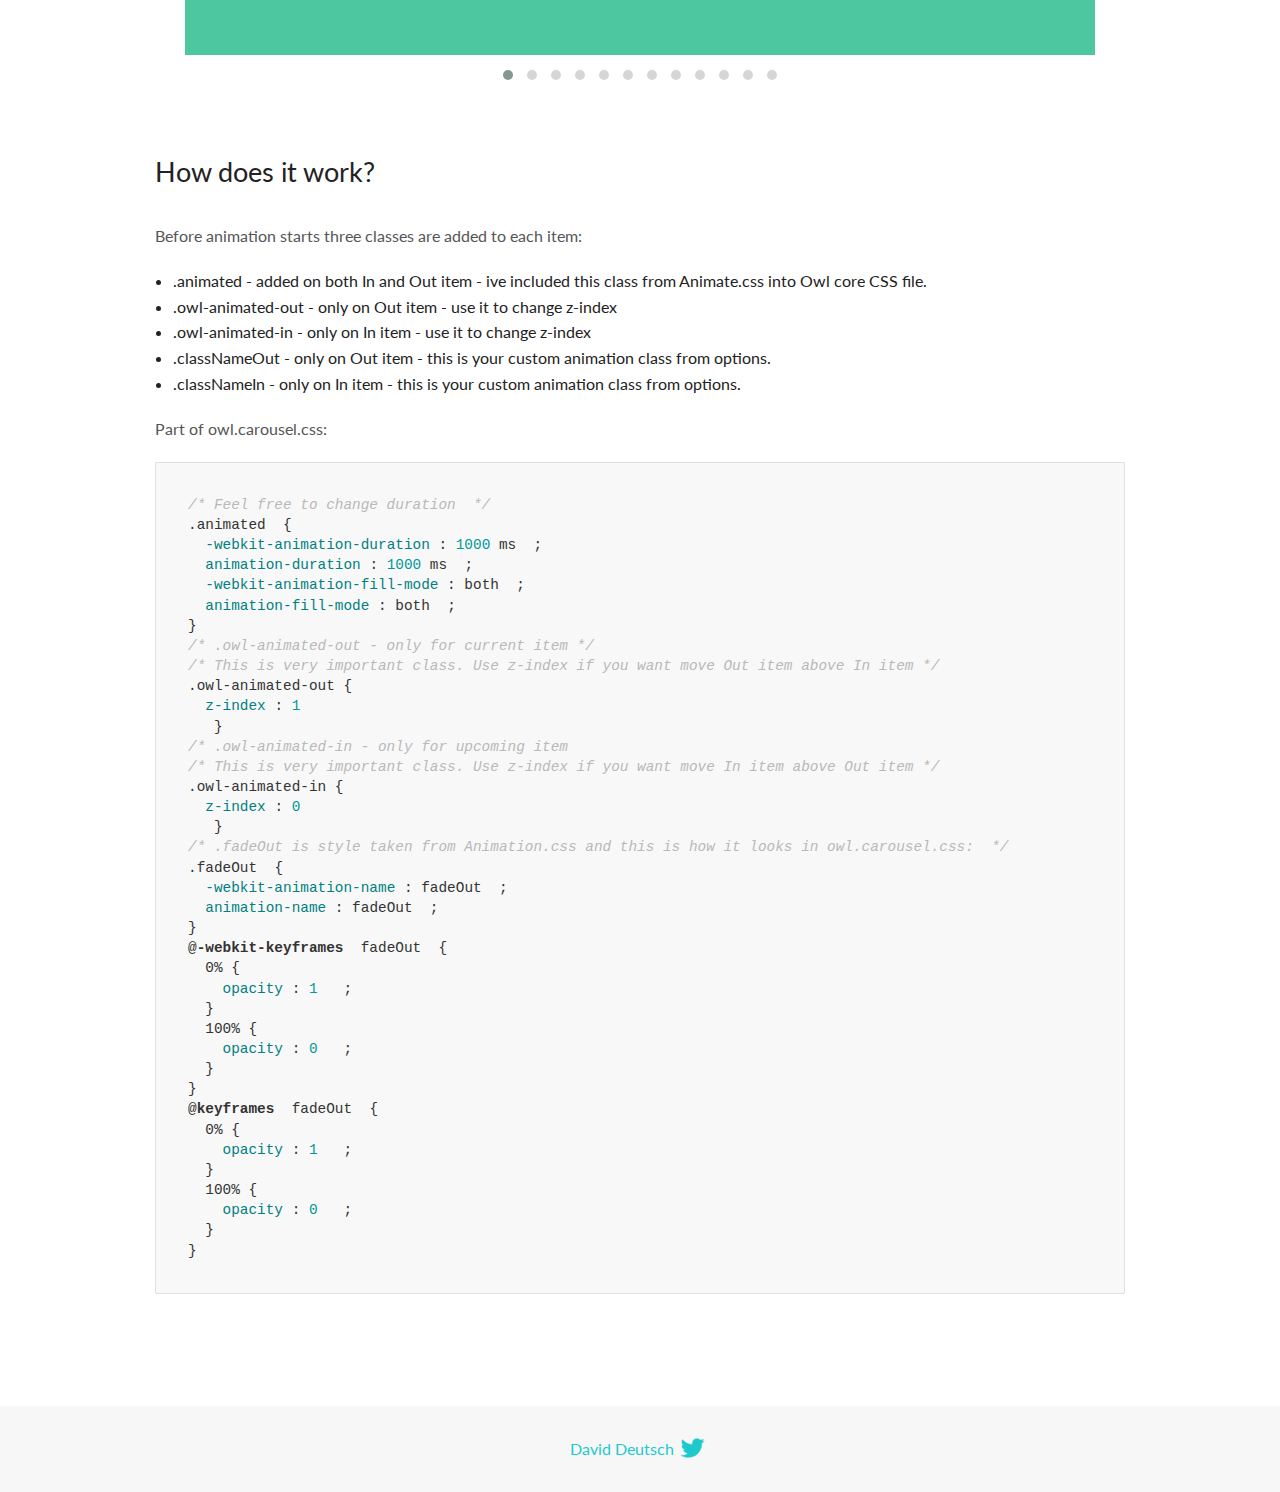
<file: OwlCarousel/docs/demos/animate.html>
<!DOCTYPE html>
<html lang="en">
  <head>

    <!-- head -->
    <meta charset="utf-8">
    <meta name="msapplication-tap-highlight" content="no" />
    <meta name="viewport" content="width=device-width, initial-scale=1.0" />
    <meta name="description" content="Animate carousel">
    <meta name="author" content="David Deutsch">
    <title>
      Animate Demo | Owl Carousel | 2.3.4
    </title>

    <!-- Stylesheets -->
    <link href='https://fonts.googleapis.com/css?family=Lato:300,400,700,400italic,300italic' rel='stylesheet' type='text/css'>
    <link rel="stylesheet" href="../assets/css/docs.theme.min.css">

    <!-- Owl Stylesheets -->
    <link rel="stylesheet" href="../assets/owlcarousel/assets/owl.carousel.min.css">
    <link rel="stylesheet" href="../assets/owlcarousel/assets/owl.theme.default.min.css">

    <!-- HTML5 shim and Respond.js IE8 support of HTML5 elements and media queries -->

    <!--[if lt IE 9]>
      <script src="https://oss.maxcdn.com/libs/html5shiv/3.7.0/html5shiv.js"></script>
      <script src="https://oss.maxcdn.com/libs/respond.js/1.3.0/respond.min.js"></script>
    <![endif]-->

    <!-- Favicons -->
    <link rel="apple-touch-icon-precomposed" sizes="144x144" href="../assets/ico/apple-touch-icon-144-precomposed.png">
    <link rel="shortcut icon" href="../assets/ico/favicon.png">
    <link rel="shortcut icon" href="favicon.ico">

    <!-- Yeah i know js should not be in header. Its required for demos.-->

    <!-- javascript -->
    <script src="../assets/vendors/jquery.min.js"></script>
    <script src="../assets/owlcarousel/owl.carousel.js"></script>
  </head>
  <body>

    <!-- header -->
    <header class="header">
      <div class="row">
        <div class="large-12 columns">
          <div class="brand left">
            <h3>
              <a href="/OwlCarousel2/">owl.carousel.js</a> 
            </h3>
          </div>
          <a id="toggle-nav" class="right">
            <span></span> <span></span> <span></span> 
          </a> 
          <div class="nav-bar">
            <ul class="clearfix">
              <li> <a href="/OwlCarousel2/index.html">Home</a>  </li>
              <li class="active">
                <a href="/OwlCarousel2/demos/demos.html">Demos</a> 
              </li>
              <li> <a href="/OwlCarousel2/docs/started-welcome.html">Docs</a>  </li>
              <li>
                <a href="https://github.com/OwlCarousel2/OwlCarousel2/archive/2.3.4.zip">Download</a> 
                <span class="download"></span> 
              </li>
            </ul>
          </div>
        </div>
      </div>
    </header>

    <!-- title -->
    <section class="title">
      <div class="row">
        <div class="large-12 columns">
          <h1>Animate</h1>
        </div>
      </div>
    </section>

    <!--  Demos -->
    <section id="demos">
      <div class="row">
        <div class="large-12 columns">
          <div class="fadeOut owl-carousel owl-theme">
            <div class="item">
              <h4>1</h4>
            </div>
            <div class="item">
              <h4>2</h4>
            </div>
            <div class="item">
              <h4>3</h4>
            </div>
            <div class="item">
              <h4>4</h4>
            </div>
            <div class="item">
              <h4>5</h4>
            </div>
            <div class="item">
              <h4>6</h4>
            </div>
            <div class="item">
              <h4>7</h4>
            </div>
            <div class="item">
              <h4>8</h4>
            </div>
            <div class="item">
              <h4>9</h4>
            </div>
            <div class="item">
              <h4>10</h4>
            </div>
            <div class="item">
              <h4>11</h4>
            </div>
            <div class="item">
              <h4>12</h4>
            </div>
          </div>
          <h3 id="overview">Overview</h3>
          <p>To get fade out effect just set:</p>
          <pre><code>animateOut: &#39;fadeOut&#39;</code></pre>
          <blockquote>
            <p><code>fadeOut</code> value is the only built-in CSS animate style. However there are tons of additional CSS animations that you can use in Owl. Simply download
              <a href="https://daneden.github.io/animate.css/">animate.css</a>  library and you are ready to extend Owl with new fancy transitions.</p>
          </blockquote>
          <h3 id="important">Important</h3>
          <p>Animate functions work only with one item and only in browsers that support perspective property.</p>
          <h3 id="how-to-use-additional-animation-from-animate-css-library">How to use additional animation from <code>animate.css</code> library</h3>
          <ol>
            <li> <a href="https://daneden.github.io/animate.css/">Download animate.css</a>  </li>
            <li>Include animate.css into header.</li>
            <li>Set <code>animateOut</code> and <code>animateIn</code> options with the style names you picked.</li>
          </ol>
          <pre><code>$(&#39;.custom1&#39;).owlCarousel({
    animateOut: &#39;slideOutDown&#39;,
    animateIn: &#39;flipInX&#39;,
    items:1,
    margin:30,
    stagePadding:30,
    smartSpeed:450
});</code></pre>
          <p>Example with slideOutDown and flipInX</p>
          <div class="custom1 owl-carousel owl-theme">
            <div class="item">
              <h4>1</h4>
            </div>
            <div class="item">
              <h4>2</h4>
            </div>
            <div class="item">
              <h4>3</h4>
            </div>
            <div class="item">
              <h4>4</h4>
            </div>
            <div class="item">
              <h4>5</h4>
            </div>
            <div class="item">
              <h4>6</h4>
            </div>
            <div class="item">
              <h4>7</h4>
            </div>
            <div class="item">
              <h4>8</h4>
            </div>
            <div class="item">
              <h4>9</h4>
            </div>
            <div class="item">
              <h4>10</h4>
            </div>
            <div class="item">
              <h4>11</h4>
            </div>
            <div class="item">
              <h4>12</h4>
            </div>
          </div>
          <h3 id="how-does-it-work-">How does it work?</h3>
          <p>Before animation starts three classes are added to each item:</p>
          <ul>
            <li>.animated - added on both In and Out item - ive included this class from Animate.css into Owl core CSS file.</li>
            <li>.owl-animated-out - only on Out item - use it to change z-index</li>
            <li>.owl-animated-in - only on In item - use it to change z-index</li>
            <li>.classNameOut - only on Out item - this is your custom animation class from options.</li>
            <li>.classNameIn - only on In item - this is your custom animation class from options.</li>
          </ul>
          <p>Part of owl.carousel.css:</p>
          <pre><code class="language-css"><span class="comment">/* Feel free to change duration  */</span> 
<span class="class">.animated</span>  <span class="rules">{
  <span class="rule"><span class="attribute">-webkit-animation-duration</span> :<span class="value"> <span class="number">1000</span> ms</span> </span> ;
  <span class="rule"><span class="attribute">animation-duration</span> :<span class="value"> <span class="number">1000</span> ms</span> </span> ;
  <span class="rule"><span class="attribute">-webkit-animation-fill-mode</span> :<span class="value"> both</span> </span> ;
  <span class="rule"><span class="attribute">animation-fill-mode</span> :<span class="value"> both</span> </span> ;
<span class="rule">}</span> </span> 
<span class="comment">/* .owl-animated-out - only for current item */</span> 
<span class="comment">/* This is very important class. Use z-index if you want move Out item above In item */</span> 
<span class="class">.owl-animated-out</span> <span class="rules">{
  <span class="rule"><span class="attribute">z-index</span> :<span class="value"> <span class="number">1</span> 
</span> </span> </span> }
<span class="comment">/* .owl-animated-in - only for upcoming item
/* This is very important class. Use z-index if you want move In item above Out item */</span> 
<span class="class">.owl-animated-in</span> <span class="rules">{
  <span class="rule"><span class="attribute">z-index</span> :<span class="value"> <span class="number">0</span> 
</span> </span> </span> }
<span class="comment">/* .fadeOut is style taken from Animation.css and this is how it looks in owl.carousel.css:  */</span> 
<span class="class">.fadeOut</span>  <span class="rules">{
  <span class="rule"><span class="attribute">-webkit-animation-name</span> :<span class="value"> fadeOut</span> </span> ;
  <span class="rule"><span class="attribute">animation-name</span> :<span class="value"> fadeOut</span> </span> ;
<span class="rule">}</span> </span> 
<span class="at_rule">@<span class="keyword">-webkit-keyframes</span>  fadeOut </span> {
  0% <span class="rules">{
    <span class="rule"><span class="attribute">opacity</span> :<span class="value"> <span class="number">1</span> </span> </span> ;
  <span class="rule">}</span> </span> 
  100% <span class="rules">{
    <span class="rule"><span class="attribute">opacity</span> :<span class="value"> <span class="number">0</span> </span> </span> ;
  <span class="rule">}</span> </span> 
}
<span class="at_rule">@<span class="keyword">keyframes</span>  fadeOut </span> {
  0% <span class="rules">{
    <span class="rule"><span class="attribute">opacity</span> :<span class="value"> <span class="number">1</span> </span> </span> ;
  <span class="rule">}</span> </span> 
  100% <span class="rules">{
    <span class="rule"><span class="attribute">opacity</span> :<span class="value"> <span class="number">0</span> </span> </span> ;
  <span class="rule">}</span> </span> 
}</code></pre>
          <link rel="stylesheet" href="../assets/css/animate.css">
          <script>
            jQuery(document).ready(function($) {
              $('.fadeOut').owlCarousel({
                items: 1,
                animateOut: 'fadeOut',
                loop: true,
                margin: 10,
              });
              $('.custom1').owlCarousel({
                animateOut: 'slideOutDown',
                animateIn: 'flipInX',
                items: 1,
                margin: 30,
                stagePadding: 30,
                smartSpeed: 450
              });
            });
          </script>
        </div>
      </div>
    </section>

    <!-- footer -->
    <footer class="footer">
      <div class="row">
        <div class="large-12 columns">
          <h5>
            <a href="/OwlCarousel2/docs/support-contact.html">David Deutsch</a> 
            <a id="custom-tweet-button" href="https://twitter.com/share?url=https://github.com/OwlCarousel2/OwlCarousel2&text=Owl Carousel - This is so awesome! " target="_blank"></a> 
          </h5>
        </div>
      </div>
    </footer>

    <!-- vendors -->
    <script src="../assets/vendors/highlight.js"></script>
    <script src="../assets/js/app.js"></script>
  </body>
</html>
</file>
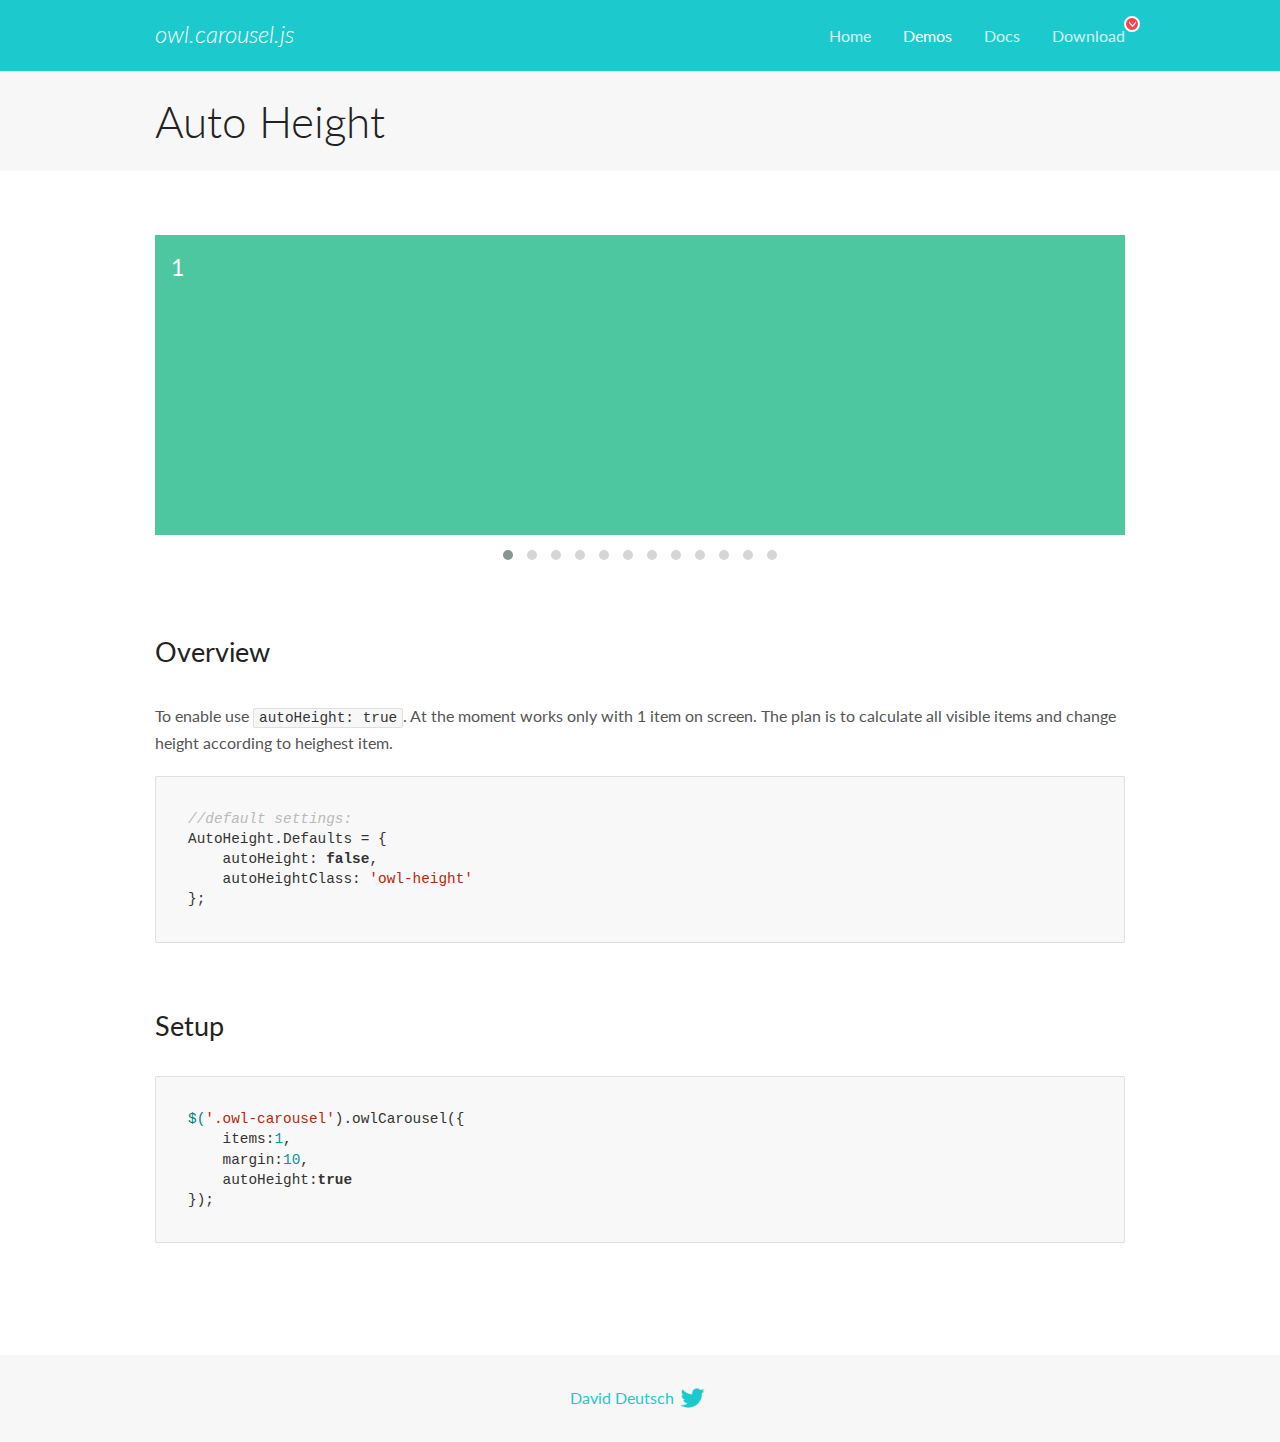
<file: OwlCarousel/docs/demos/autoheight.html>
<!DOCTYPE html>
<html lang="en">
  <head>

    <!-- head -->
    <meta charset="utf-8">
    <meta name="msapplication-tap-highlight" content="no" />
    <meta name="viewport" content="width=device-width, initial-scale=1.0" />
    <meta name="description" content="autoHeight usage demo">
    <meta name="author" content="David Deutsch">
    <title>
      Auto Height Demo | Owl Carousel | 2.3.4
    </title>

    <!-- Stylesheets -->
    <link href='https://fonts.googleapis.com/css?family=Lato:300,400,700,400italic,300italic' rel='stylesheet' type='text/css'>
    <link rel="stylesheet" href="../assets/css/docs.theme.min.css">

    <!-- Owl Stylesheets -->
    <link rel="stylesheet" href="../assets/owlcarousel/assets/owl.carousel.min.css">
    <link rel="stylesheet" href="../assets/owlcarousel/assets/owl.theme.default.min.css">

    <!-- HTML5 shim and Respond.js IE8 support of HTML5 elements and media queries -->

    <!--[if lt IE 9]>
      <script src="https://oss.maxcdn.com/libs/html5shiv/3.7.0/html5shiv.js"></script>
      <script src="https://oss.maxcdn.com/libs/respond.js/1.3.0/respond.min.js"></script>
    <![endif]-->

    <!-- Favicons -->
    <link rel="apple-touch-icon-precomposed" sizes="144x144" href="../assets/ico/apple-touch-icon-144-precomposed.png">
    <link rel="shortcut icon" href="../assets/ico/favicon.png">
    <link rel="shortcut icon" href="favicon.ico">

    <!-- Yeah i know js should not be in header. Its required for demos.-->

    <!-- javascript -->
    <script src="../assets/vendors/jquery.min.js"></script>
    <script src="../assets/owlcarousel/owl.carousel.js"></script>
  </head>
  <body>

    <!-- header -->
    <header class="header">
      <div class="row">
        <div class="large-12 columns">
          <div class="brand left">
            <h3>
              <a href="/OwlCarousel2/">owl.carousel.js</a> 
            </h3>
          </div>
          <a id="toggle-nav" class="right">
            <span></span> <span></span> <span></span> 
          </a> 
          <div class="nav-bar">
            <ul class="clearfix">
              <li> <a href="/OwlCarousel2/index.html">Home</a>  </li>
              <li class="active">
                <a href="/OwlCarousel2/demos/demos.html">Demos</a> 
              </li>
              <li> <a href="/OwlCarousel2/docs/started-welcome.html">Docs</a>  </li>
              <li>
                <a href="https://github.com/OwlCarousel2/OwlCarousel2/archive/2.3.4.zip">Download</a> 
                <span class="download"></span> 
              </li>
            </ul>
          </div>
        </div>
      </div>
    </header>

    <!-- title -->
    <section class="title">
      <div class="row">
        <div class="large-12 columns">
          <h1>Auto Height</h1>
        </div>
      </div>
    </section>

    <!--  Demos -->
    <section id="demos">
      <div class="row">
        <div class="large-12 columns">
          <div class="owl-carousel owl-theme">
            <div class="item" style="height:300px">
              <h4>1</h4>
            </div>
            <div class="item" style="height:100px">
              <h4>2</h4>
            </div>
            <div class="item" style="height:500px">
              <h4>3</h4>
            </div>
            <div class="item" style="height:250px">
              <h4>4</h4>
            </div>
            <div class="item" style="height:400px">
              <h4>5</h4>
            </div>
            <div class="item" style="height:500px">
              <h4>6</h4>
            </div>
            <div class="item" style="height:600px">
              <h4>7</h4>
            </div>
            <div class="item" style="height:400px">
              <h4>8</h4>
            </div>
            <div class="item" style="height:300px">
              <h4>9</h4>
            </div>
            <div class="item" style="height:350px">
              <h4>10</h4>
            </div>
            <div class="item" style="height:200px">
              <h4>11</h4>
            </div>
            <div class="item" style="height:150px">
              <h4>12</h4>
            </div>
          </div>
          <h3 id="overview">Overview</h3>
          <p>To enable use <code>autoHeight: true</code>. At the moment works only with 1 item on screen. The plan is to calculate all visible items and change height according to heighest item.</p>
          <pre><code>//default settings:
AutoHeight.Defaults = {
    autoHeight: false,
    autoHeightClass: &#39;owl-height&#39;
};</code></pre>
          <h3 id="setup">Setup</h3>
          <pre><code>$(&#39;.owl-carousel&#39;).owlCarousel({
    items:1,
    margin:10,
    autoHeight:true
});</code></pre>
          <script>
            $(document).ready(function() {
              $('.owl-carousel').owlCarousel({
                items: 1,
                margin: 10,
                autoHeight: true
              });
            })
          </script>
        </div>
      </div>
    </section>

    <!-- footer -->
    <footer class="footer">
      <div class="row">
        <div class="large-12 columns">
          <h5>
            <a href="/OwlCarousel2/docs/support-contact.html">David Deutsch</a> 
            <a id="custom-tweet-button" href="https://twitter.com/share?url=https://github.com/OwlCarousel2/OwlCarousel2&text=Owl Carousel - This is so awesome! " target="_blank"></a> 
          </h5>
        </div>
      </div>
    </footer>

    <!-- vendors -->
    <script src="../assets/vendors/highlight.js"></script>
    <script src="../assets/js/app.js"></script>
  </body>
</html>
</file>
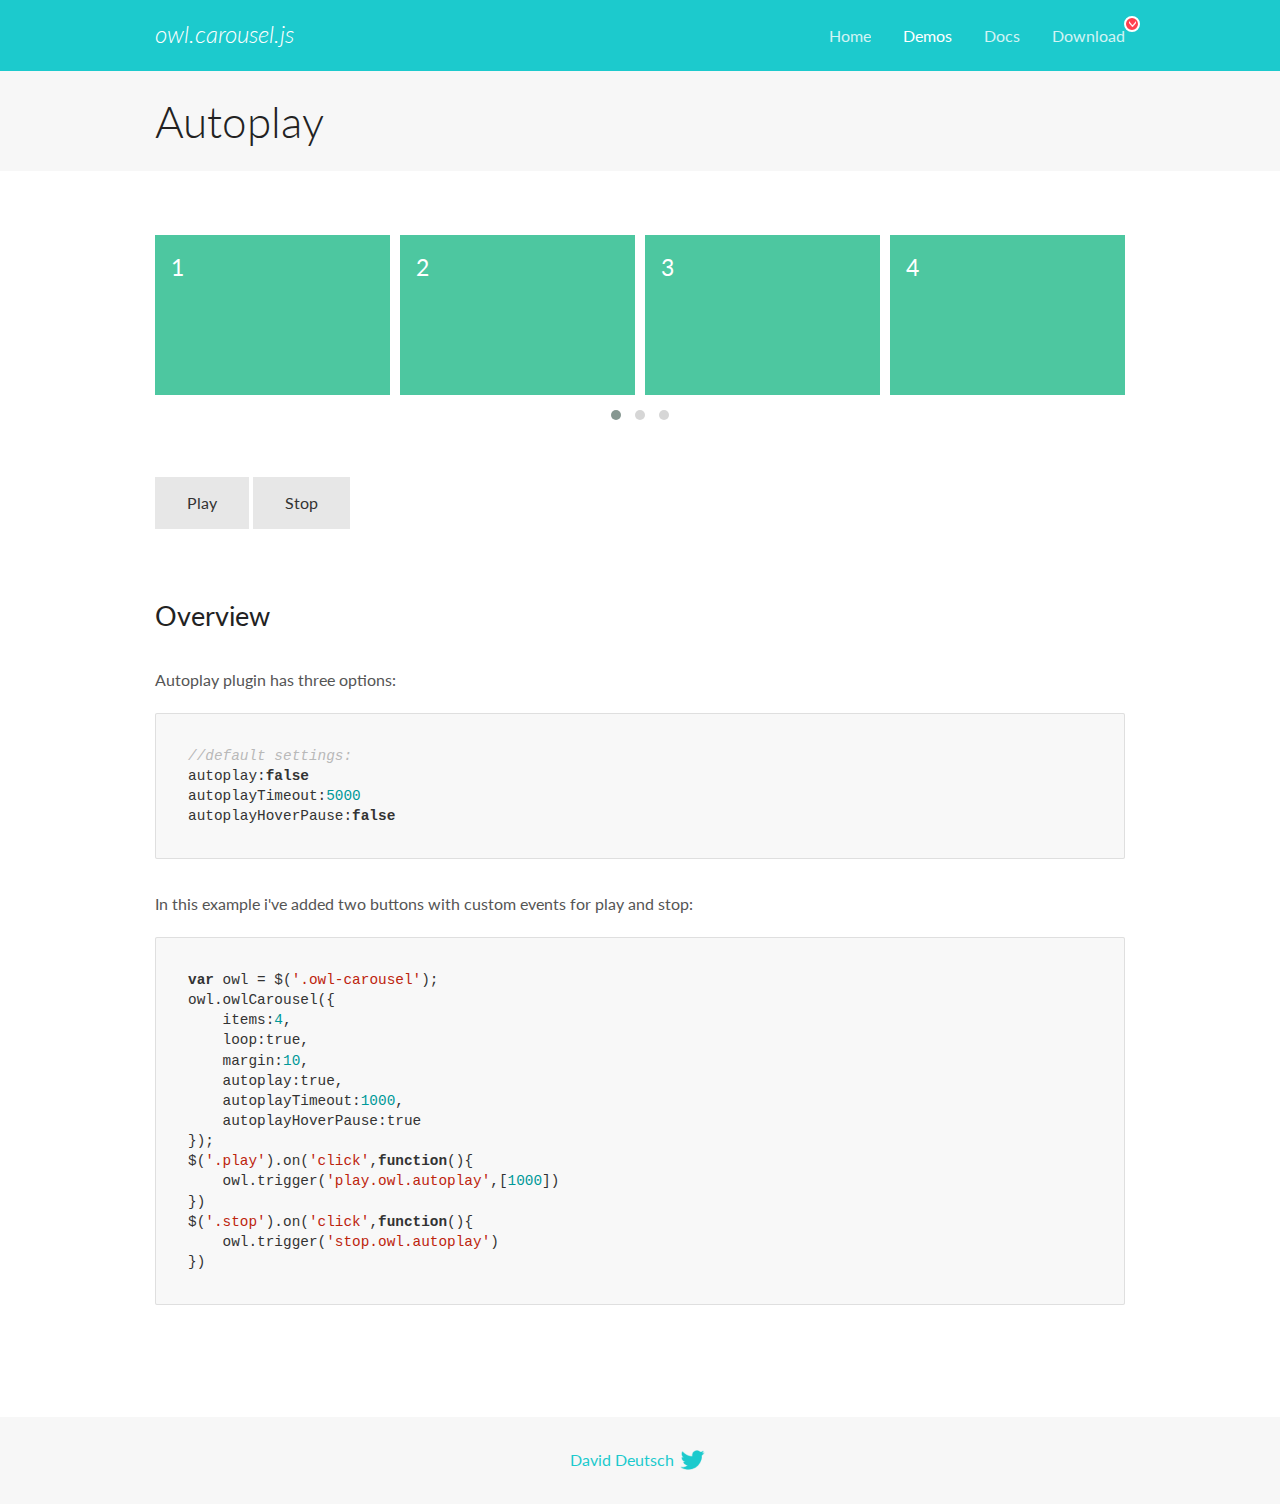
<file: OwlCarousel/docs/demos/autoplay.html>
<!DOCTYPE html>
<html lang="en">
  <head>

    <!-- head -->
    <meta charset="utf-8">
    <meta name="msapplication-tap-highlight" content="no" />
    <meta name="viewport" content="width=device-width, initial-scale=1.0" />
    <meta name="description" content="Autoplay usage demo">
    <meta name="author" content="David Deutsch">
    <title>
      Autoplay Demo | Owl Carousel | 2.3.4
    </title>

    <!-- Stylesheets -->
    <link href='https://fonts.googleapis.com/css?family=Lato:300,400,700,400italic,300italic' rel='stylesheet' type='text/css'>
    <link rel="stylesheet" href="../assets/css/docs.theme.min.css">

    <!-- Owl Stylesheets -->
    <link rel="stylesheet" href="../assets/owlcarousel/assets/owl.carousel.min.css">
    <link rel="stylesheet" href="../assets/owlcarousel/assets/owl.theme.default.min.css">

    <!-- HTML5 shim and Respond.js IE8 support of HTML5 elements and media queries -->

    <!--[if lt IE 9]>
      <script src="https://oss.maxcdn.com/libs/html5shiv/3.7.0/html5shiv.js"></script>
      <script src="https://oss.maxcdn.com/libs/respond.js/1.3.0/respond.min.js"></script>
    <![endif]-->

    <!-- Favicons -->
    <link rel="apple-touch-icon-precomposed" sizes="144x144" href="../assets/ico/apple-touch-icon-144-precomposed.png">
    <link rel="shortcut icon" href="../assets/ico/favicon.png">
    <link rel="shortcut icon" href="favicon.ico">

    <!-- Yeah i know js should not be in header. Its required for demos.-->

    <!-- javascript -->
    <script src="../assets/vendors/jquery.min.js"></script>
    <script src="../assets/owlcarousel/owl.carousel.js"></script>
  </head>
  <body>

    <!-- header -->
    <header class="header">
      <div class="row">
        <div class="large-12 columns">
          <div class="brand left">
            <h3>
              <a href="/OwlCarousel2/">owl.carousel.js</a> 
            </h3>
          </div>
          <a id="toggle-nav" class="right">
            <span></span> <span></span> <span></span> 
          </a> 
          <div class="nav-bar">
            <ul class="clearfix">
              <li> <a href="/OwlCarousel2/index.html">Home</a>  </li>
              <li class="active">
                <a href="/OwlCarousel2/demos/demos.html">Demos</a> 
              </li>
              <li> <a href="/OwlCarousel2/docs/started-welcome.html">Docs</a>  </li>
              <li>
                <a href="https://github.com/OwlCarousel2/OwlCarousel2/archive/2.3.4.zip">Download</a> 
                <span class="download"></span> 
              </li>
            </ul>
          </div>
        </div>
      </div>
    </header>

    <!-- title -->
    <section class="title">
      <div class="row">
        <div class="large-12 columns">
          <h1>Autoplay</h1>
        </div>
      </div>
    </section>

    <!--  Demos -->
    <section id="demos">
      <div class="row">
        <div class="large-12 columns">
          <div class="owl-carousel owl-theme">
            <div class="item">
              <h4>1</h4>
            </div>
            <div class="item">
              <h4>2</h4>
            </div>
            <div class="item">
              <h4>3</h4>
            </div>
            <div class="item">
              <h4>4</h4>
            </div>
            <div class="item">
              <h4>5</h4>
            </div>
            <div class="item">
              <h4>6</h4>
            </div>
            <div class="item">
              <h4>7</h4>
            </div>
            <div class="item">
              <h4>8</h4>
            </div>
            <div class="item">
              <h4>9</h4>
            </div>
            <div class="item">
              <h4>10</h4>
            </div>
            <div class="item">
              <h4>11</h4>
            </div>
            <div class="item">
              <h4>12</h4>
            </div>
          </div>
          <a class="button secondary play">Play</a> 
          <a class="button secondary stop">Stop</a> 
          <h3 id="overview">Overview</h3>
          <p>Autoplay plugin has three options:</p>
          <pre><code>//default settings:
autoplay:false
autoplayTimeout:5000
autoplayHoverPause:false</code></pre>
          <p>In this example i&#39;ve added two buttons with custom events for play and stop:</p>
          <pre><code>var owl = $(&#39;.owl-carousel&#39;);
owl.owlCarousel({
    items:4,
    loop:true,
    margin:10,
    autoplay:true,
    autoplayTimeout:1000,
    autoplayHoverPause:true
});
$(&#39;.play&#39;).on(&#39;click&#39;,function(){
    owl.trigger(&#39;play.owl.autoplay&#39;,[1000])
})
$(&#39;.stop&#39;).on(&#39;click&#39;,function(){
    owl.trigger(&#39;stop.owl.autoplay&#39;)
})</code></pre>
          <script>
            $(document).ready(function() {
              var owl = $('.owl-carousel');
              owl.owlCarousel({
                items: 4,
                loop: true,
                margin: 10,
                autoplay: true,
                autoplayTimeout: 1000,
                autoplayHoverPause: true
              });
              $('.play').on('click', function() {
                owl.trigger('play.owl.autoplay', [1000])
              })
              $('.stop').on('click', function() {
                owl.trigger('stop.owl.autoplay')
              })
            })
          </script>
        </div>
      </div>
    </section>

    <!-- footer -->
    <footer class="footer">
      <div class="row">
        <div class="large-12 columns">
          <h5>
            <a href="/OwlCarousel2/docs/support-contact.html">David Deutsch</a> 
            <a id="custom-tweet-button" href="https://twitter.com/share?url=https://github.com/OwlCarousel2/OwlCarousel2&text=Owl Carousel - This is so awesome! " target="_blank"></a> 
          </h5>
        </div>
      </div>
    </footer>

    <!-- vendors -->
    <script src="../assets/vendors/highlight.js"></script>
    <script src="../assets/js/app.js"></script>
  </body>
</html>
</file>
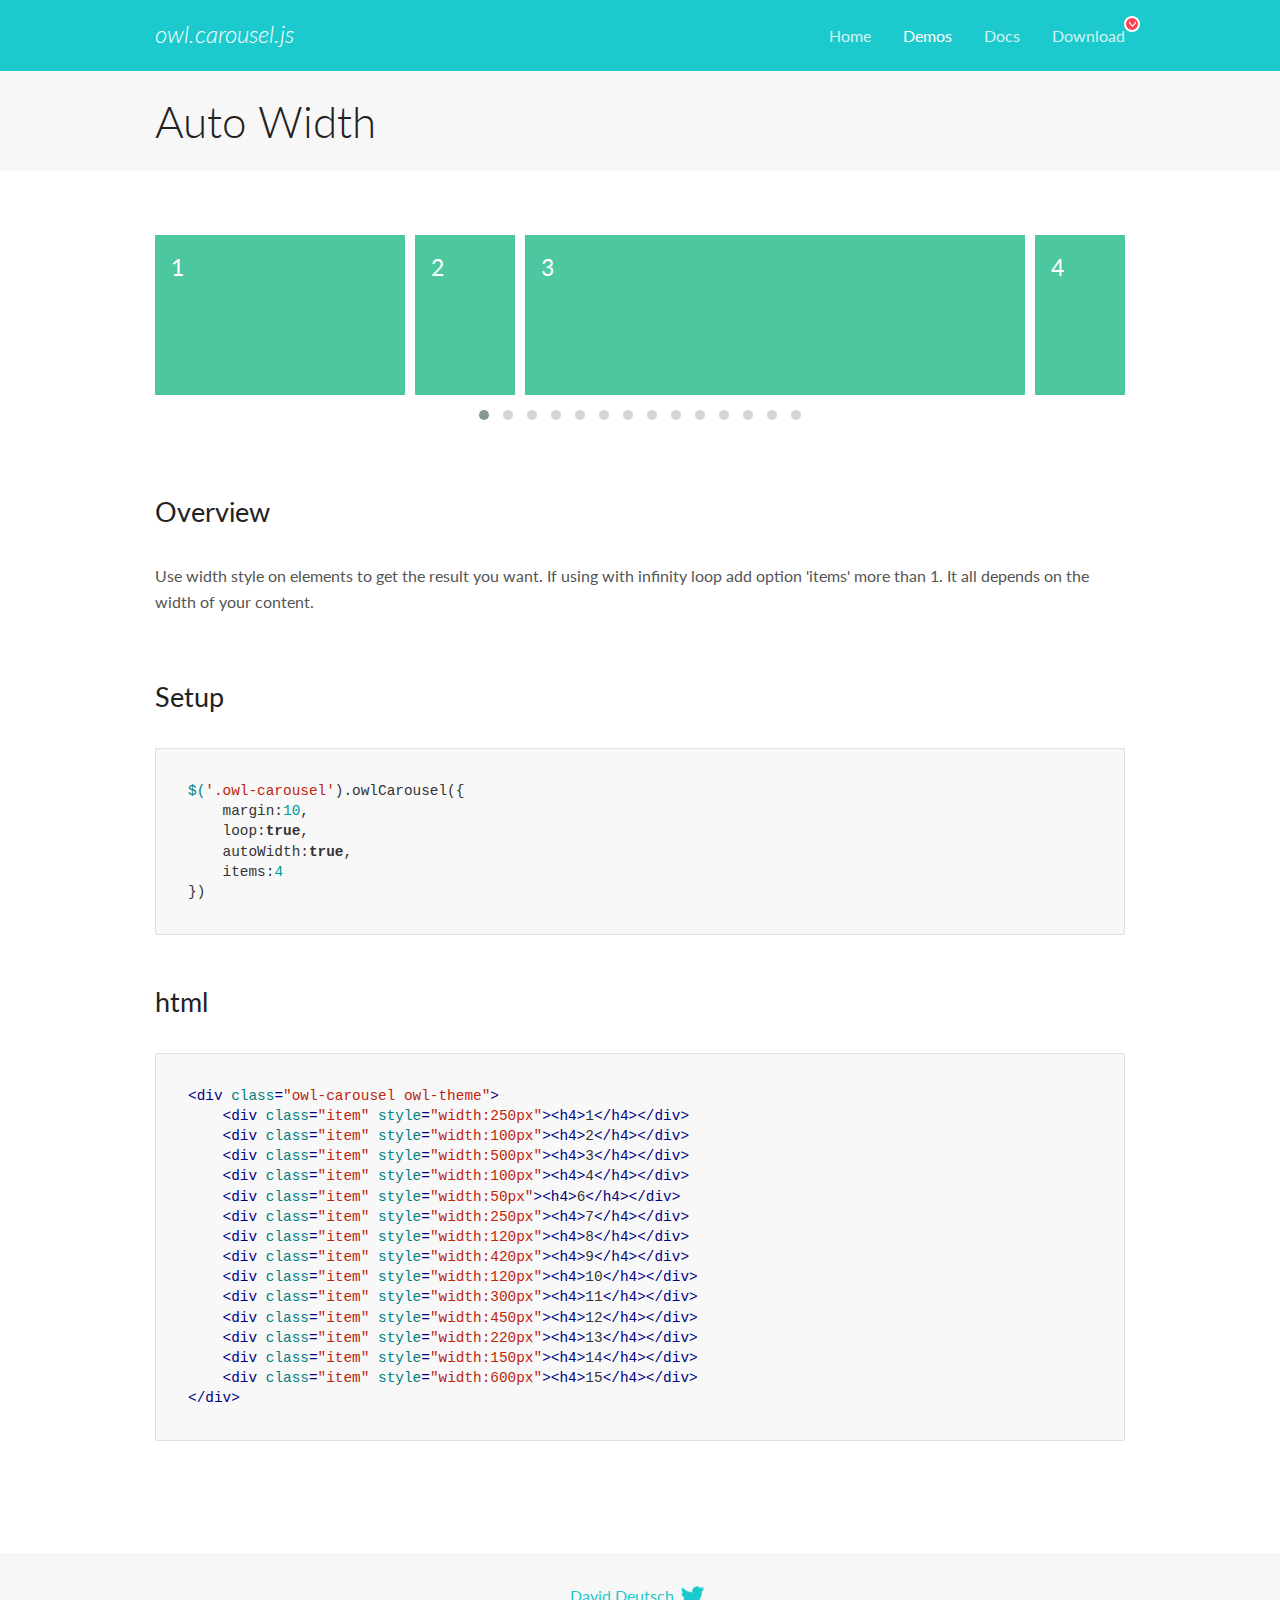
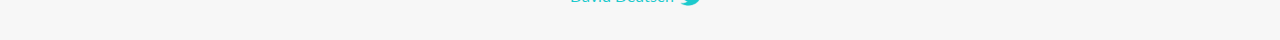
<file: OwlCarousel/docs/demos/autowidth.html>
<!DOCTYPE html>
<html lang="en">
  <head>

    <!-- head -->
    <meta charset="utf-8">
    <meta name="msapplication-tap-highlight" content="no" />
    <meta name="viewport" content="width=device-width, initial-scale=1.0" />
    <meta name="description" content="Auto Width">
    <meta name="author" content="David Deutsch">
    <title>
      Auto Width Demo | Owl Carousel | 2.3.4
    </title>

    <!-- Stylesheets -->
    <link href='https://fonts.googleapis.com/css?family=Lato:300,400,700,400italic,300italic' rel='stylesheet' type='text/css'>
    <link rel="stylesheet" href="../assets/css/docs.theme.min.css">

    <!-- Owl Stylesheets -->
    <link rel="stylesheet" href="../assets/owlcarousel/assets/owl.carousel.min.css">
    <link rel="stylesheet" href="../assets/owlcarousel/assets/owl.theme.default.min.css">

    <!-- HTML5 shim and Respond.js IE8 support of HTML5 elements and media queries -->

    <!--[if lt IE 9]>
      <script src="https://oss.maxcdn.com/libs/html5shiv/3.7.0/html5shiv.js"></script>
      <script src="https://oss.maxcdn.com/libs/respond.js/1.3.0/respond.min.js"></script>
    <![endif]-->

    <!-- Favicons -->
    <link rel="apple-touch-icon-precomposed" sizes="144x144" href="../assets/ico/apple-touch-icon-144-precomposed.png">
    <link rel="shortcut icon" href="../assets/ico/favicon.png">
    <link rel="shortcut icon" href="favicon.ico">

    <!-- Yeah i know js should not be in header. Its required for demos.-->

    <!-- javascript -->
    <script src="../assets/vendors/jquery.min.js"></script>
    <script src="../assets/owlcarousel/owl.carousel.js"></script>
  </head>
  <body>

    <!-- header -->
    <header class="header">
      <div class="row">
        <div class="large-12 columns">
          <div class="brand left">
            <h3>
              <a href="/OwlCarousel2/">owl.carousel.js</a> 
            </h3>
          </div>
          <a id="toggle-nav" class="right">
            <span></span> <span></span> <span></span> 
          </a> 
          <div class="nav-bar">
            <ul class="clearfix">
              <li> <a href="/OwlCarousel2/index.html">Home</a>  </li>
              <li class="active">
                <a href="/OwlCarousel2/demos/demos.html">Demos</a> 
              </li>
              <li> <a href="/OwlCarousel2/docs/started-welcome.html">Docs</a>  </li>
              <li>
                <a href="https://github.com/OwlCarousel2/OwlCarousel2/archive/2.3.4.zip">Download</a> 
                <span class="download"></span> 
              </li>
            </ul>
          </div>
        </div>
      </div>
    </header>

    <!-- title -->
    <section class="title">
      <div class="row">
        <div class="large-12 columns">
          <h1>Auto Width</h1>
        </div>
      </div>
    </section>

    <!--  Demos -->
    <section id="demos">
      <div class="row">
        <div class="large-12 columns">
          <div class="owl-carousel owl-theme">
            <div class="item" style="width:250px">
              <h4>1</h4>
            </div>
            <div class="item" style="width:100px">
              <h4>2</h4>
            </div>
            <div class="item" style="width:500px">
              <h4>3</h4>
            </div>
            <div class="item" style="width:100px">
              <h4>4</h4>
            </div>
            <div class="item" style="width:50px">
              <h4>6</h4>
            </div>
            <div class="item" style="width:250px">
              <h4>7</h4>
            </div>
            <div class="item" style="width:120px">
              <h4>8</h4>
            </div>
            <div class="item" style="width:420px">
              <h4>9</h4>
            </div>
            <div class="item" style="width:120px">
              <h4>10</h4>
            </div>
            <div class="item" style="width:300px">
              <h4>11</h4>
            </div>
            <div class="item" style="width:450px">
              <h4>12</h4>
            </div>
            <div class="item" style="width:220px">
              <h4>13</h4>
            </div>
            <div class="item" style="width:150px">
              <h4>14</h4>
            </div>
            <div class="item" style="width:600px">
              <h4>15</h4>
            </div>
          </div>
          <h3 id="overview">Overview</h3>
          <p>Use width style on elements to get the result you want. If using with infinity loop add option &#39;items&#39; more than 1. It all depends on the width of your content.</p>
          <h3 id="setup">Setup</h3>
          <pre><code>$(&#39;.owl-carousel&#39;).owlCarousel({
    margin:10,
    loop:true,
    autoWidth:true,
    items:4
})</code></pre>
          <h3 id="html">html</h3>
          <pre><code>&lt;div class=&quot;owl-carousel owl-theme&quot;&gt;
    &lt;div class=&quot;item&quot; style=&quot;width:250px&quot;&gt;&lt;h4&gt;1&lt;/h4&gt;&lt;/div&gt;
    &lt;div class=&quot;item&quot; style=&quot;width:100px&quot;&gt;&lt;h4&gt;2&lt;/h4&gt;&lt;/div&gt;
    &lt;div class=&quot;item&quot; style=&quot;width:500px&quot;&gt;&lt;h4&gt;3&lt;/h4&gt;&lt;/div&gt;
    &lt;div class=&quot;item&quot; style=&quot;width:100px&quot;&gt;&lt;h4&gt;4&lt;/h4&gt;&lt;/div&gt;
    &lt;div class=&quot;item&quot; style=&quot;width:50px&quot;&gt;&lt;h4&gt;6&lt;/h4&gt;&lt;/div&gt;
    &lt;div class=&quot;item&quot; style=&quot;width:250px&quot;&gt;&lt;h4&gt;7&lt;/h4&gt;&lt;/div&gt;
    &lt;div class=&quot;item&quot; style=&quot;width:120px&quot;&gt;&lt;h4&gt;8&lt;/h4&gt;&lt;/div&gt;
    &lt;div class=&quot;item&quot; style=&quot;width:420px&quot;&gt;&lt;h4&gt;9&lt;/h4&gt;&lt;/div&gt;
    &lt;div class=&quot;item&quot; style=&quot;width:120px&quot;&gt;&lt;h4&gt;10&lt;/h4&gt;&lt;/div&gt;
    &lt;div class=&quot;item&quot; style=&quot;width:300px&quot;&gt;&lt;h4&gt;11&lt;/h4&gt;&lt;/div&gt;
    &lt;div class=&quot;item&quot; style=&quot;width:450px&quot;&gt;&lt;h4&gt;12&lt;/h4&gt;&lt;/div&gt;
    &lt;div class=&quot;item&quot; style=&quot;width:220px&quot;&gt;&lt;h4&gt;13&lt;/h4&gt;&lt;/div&gt;
    &lt;div class=&quot;item&quot; style=&quot;width:150px&quot;&gt;&lt;h4&gt;14&lt;/h4&gt;&lt;/div&gt;
    &lt;div class=&quot;item&quot; style=&quot;width:600px&quot;&gt;&lt;h4&gt;15&lt;/h4&gt;&lt;/div&gt;
&lt;/div&gt;</code></pre>
          <script>
            $(document).ready(function() {
              $('.owl-carousel').owlCarousel({
                margin: 10,
                loop: true,
                autoWidth: true,
                items: 4
              })
            })
          </script>
        </div>
      </div>
    </section>

    <!-- footer -->
    <footer class="footer">
      <div class="row">
        <div class="large-12 columns">
          <h5>
            <a href="/OwlCarousel2/docs/support-contact.html">David Deutsch</a> 
            <a id="custom-tweet-button" href="https://twitter.com/share?url=https://github.com/OwlCarousel2/OwlCarousel2&text=Owl Carousel - This is so awesome! " target="_blank"></a> 
          </h5>
        </div>
      </div>
    </footer>

    <!-- vendors -->
    <script src="../assets/vendors/highlight.js"></script>
    <script src="../assets/js/app.js"></script>
  </body>
</html>
</file>
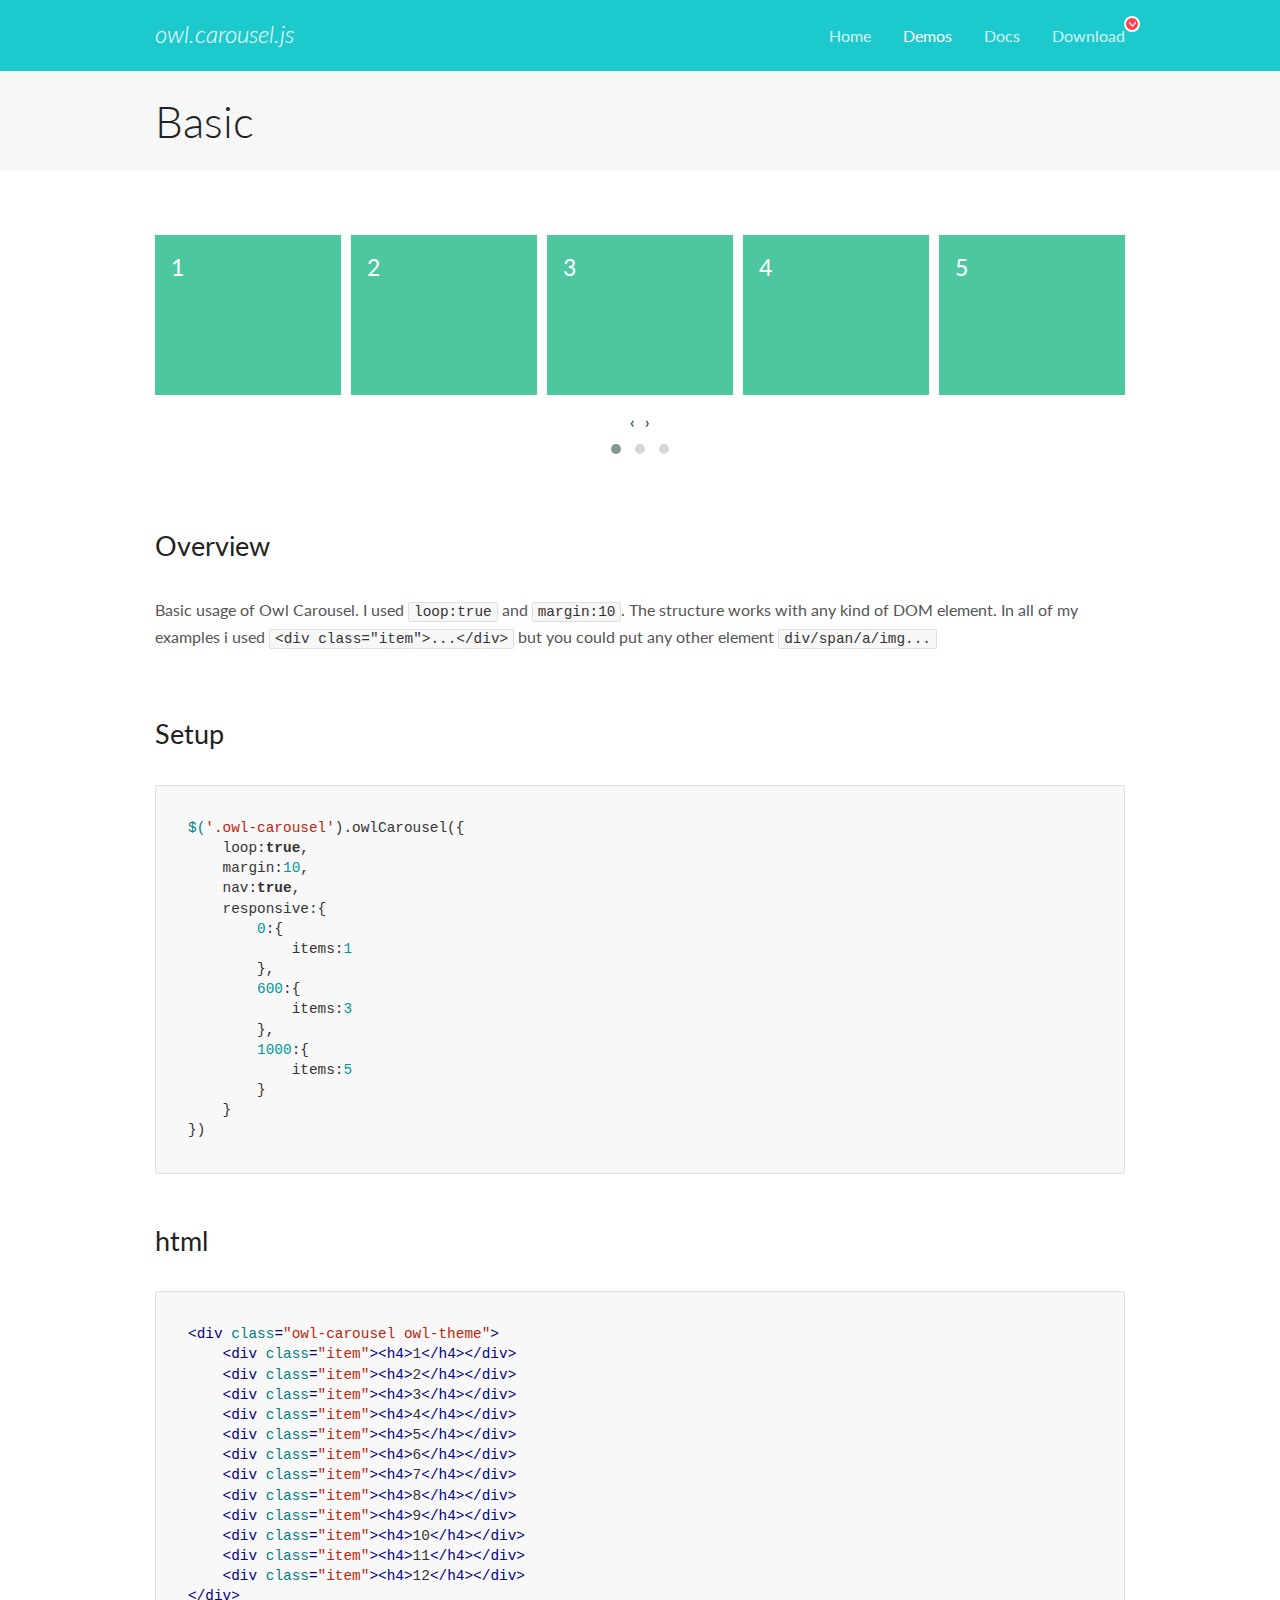
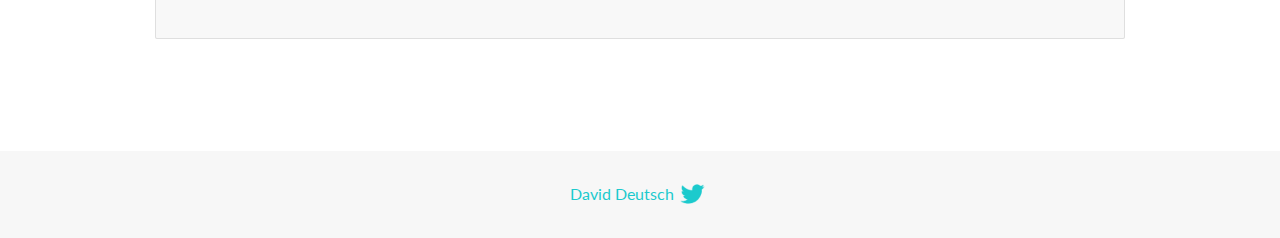
<file: OwlCarousel/docs/demos/basic.html>
<!DOCTYPE html>
<html lang="en">
  <head>

    <!-- head -->
    <meta charset="utf-8">
    <meta name="msapplication-tap-highlight" content="no" />
    <meta name="viewport" content="width=device-width, initial-scale=1.0" />
    <meta name="description" content="Basic usage demo">
    <meta name="author" content="David Deutsch">
    <title>
      Basic Demo | Owl Carousel | 2.3.4
    </title>

    <!-- Stylesheets -->
    <link href='https://fonts.googleapis.com/css?family=Lato:300,400,700,400italic,300italic' rel='stylesheet' type='text/css'>
    <link rel="stylesheet" href="../assets/css/docs.theme.min.css">

    <!-- Owl Stylesheets -->
    <link rel="stylesheet" href="../assets/owlcarousel/assets/owl.carousel.min.css">
    <link rel="stylesheet" href="../assets/owlcarousel/assets/owl.theme.default.min.css">

    <!-- HTML5 shim and Respond.js IE8 support of HTML5 elements and media queries -->

    <!--[if lt IE 9]>
      <script src="https://oss.maxcdn.com/libs/html5shiv/3.7.0/html5shiv.js"></script>
      <script src="https://oss.maxcdn.com/libs/respond.js/1.3.0/respond.min.js"></script>
    <![endif]-->

    <!-- Favicons -->
    <link rel="apple-touch-icon-precomposed" sizes="144x144" href="../assets/ico/apple-touch-icon-144-precomposed.png">
    <link rel="shortcut icon" href="../assets/ico/favicon.png">
    <link rel="shortcut icon" href="favicon.ico">

    <!-- Yeah i know js should not be in header. Its required for demos.-->

    <!-- javascript -->
    <script src="../assets/vendors/jquery.min.js"></script>
    <script src="../assets/owlcarousel/owl.carousel.js"></script>
  </head>
  <body>

    <!-- header -->
    <header class="header">
      <div class="row">
        <div class="large-12 columns">
          <div class="brand left">
            <h3>
              <a href="/OwlCarousel2/">owl.carousel.js</a> 
            </h3>
          </div>
          <a id="toggle-nav" class="right">
            <span></span> <span></span> <span></span> 
          </a> 
          <div class="nav-bar">
            <ul class="clearfix">
              <li> <a href="/OwlCarousel2/index.html">Home</a>  </li>
              <li class="active">
                <a href="/OwlCarousel2/demos/demos.html">Demos</a> 
              </li>
              <li> <a href="/OwlCarousel2/docs/started-welcome.html">Docs</a>  </li>
              <li>
                <a href="https://github.com/OwlCarousel2/OwlCarousel2/archive/2.3.4.zip">Download</a> 
                <span class="download"></span> 
              </li>
            </ul>
          </div>
        </div>
      </div>
    </header>

    <!-- title -->
    <section class="title">
      <div class="row">
        <div class="large-12 columns">
          <h1>Basic</h1>
        </div>
      </div>
    </section>

    <!--  Demos -->
    <section id="demos">
      <div class="row">
        <div class="large-12 columns">
          <div class="owl-carousel owl-theme">
            <div class="item">
              <h4>1</h4>
            </div>
            <div class="item">
              <h4>2</h4>
            </div>
            <div class="item">
              <h4>3</h4>
            </div>
            <div class="item">
              <h4>4</h4>
            </div>
            <div class="item">
              <h4>5</h4>
            </div>
            <div class="item">
              <h4>6</h4>
            </div>
            <div class="item">
              <h4>7</h4>
            </div>
            <div class="item">
              <h4>8</h4>
            </div>
            <div class="item">
              <h4>9</h4>
            </div>
            <div class="item">
              <h4>10</h4>
            </div>
            <div class="item">
              <h4>11</h4>
            </div>
            <div class="item">
              <h4>12</h4>
            </div>
          </div>
          <h3 id="overview">Overview</h3>
          <p>Basic usage of Owl Carousel. I used <code>loop:true</code> and <code>margin:10</code>. The structure works with any kind of DOM element. In all of my examples i used <code>&lt;div class=&quot;item&quot;&gt;...&lt;/div&gt;</code> but you could
            put any other element <code>div/span/a/img...</code></p>
          <h3 id="setup">Setup</h3>
          <pre><code>$(&#39;.owl-carousel&#39;).owlCarousel({
    loop:true,
    margin:10,
    nav:true,
    responsive:{
        0:{
            items:1
        },
        600:{
            items:3
        },
        1000:{
            items:5
        }
    }
})</code></pre>
          <h3 id="html">html</h3>
          <pre><code>&lt;div class=&quot;owl-carousel owl-theme&quot;&gt;
    &lt;div class=&quot;item&quot;&gt;&lt;h4&gt;1&lt;/h4&gt;&lt;/div&gt;
    &lt;div class=&quot;item&quot;&gt;&lt;h4&gt;2&lt;/h4&gt;&lt;/div&gt;
    &lt;div class=&quot;item&quot;&gt;&lt;h4&gt;3&lt;/h4&gt;&lt;/div&gt;
    &lt;div class=&quot;item&quot;&gt;&lt;h4&gt;4&lt;/h4&gt;&lt;/div&gt;
    &lt;div class=&quot;item&quot;&gt;&lt;h4&gt;5&lt;/h4&gt;&lt;/div&gt;
    &lt;div class=&quot;item&quot;&gt;&lt;h4&gt;6&lt;/h4&gt;&lt;/div&gt;
    &lt;div class=&quot;item&quot;&gt;&lt;h4&gt;7&lt;/h4&gt;&lt;/div&gt;
    &lt;div class=&quot;item&quot;&gt;&lt;h4&gt;8&lt;/h4&gt;&lt;/div&gt;
    &lt;div class=&quot;item&quot;&gt;&lt;h4&gt;9&lt;/h4&gt;&lt;/div&gt;
    &lt;div class=&quot;item&quot;&gt;&lt;h4&gt;10&lt;/h4&gt;&lt;/div&gt;
    &lt;div class=&quot;item&quot;&gt;&lt;h4&gt;11&lt;/h4&gt;&lt;/div&gt;
    &lt;div class=&quot;item&quot;&gt;&lt;h4&gt;12&lt;/h4&gt;&lt;/div&gt;
&lt;/div&gt;</code></pre>
          <script>
            $(document).ready(function() {
              var owl = $('.owl-carousel');
              owl.owlCarousel({
                margin: 10,
                nav: true,
                loop: true,
                responsive: {
                  0: {
                    items: 1
                  },
                  600: {
                    items: 3
                  },
                  1000: {
                    items: 5
                  }
                }
              })
            })
          </script>
        </div>
      </div>
    </section>

    <!-- footer -->
    <footer class="footer">
      <div class="row">
        <div class="large-12 columns">
          <h5>
            <a href="/OwlCarousel2/docs/support-contact.html">David Deutsch</a> 
            <a id="custom-tweet-button" href="https://twitter.com/share?url=https://github.com/OwlCarousel2/OwlCarousel2&text=Owl Carousel - This is so awesome! " target="_blank"></a> 
          </h5>
        </div>
      </div>
    </footer>

    <!-- vendors -->
    <script src="../assets/vendors/highlight.js"></script>
    <script src="../assets/js/app.js"></script>
  </body>
</html>
</file>
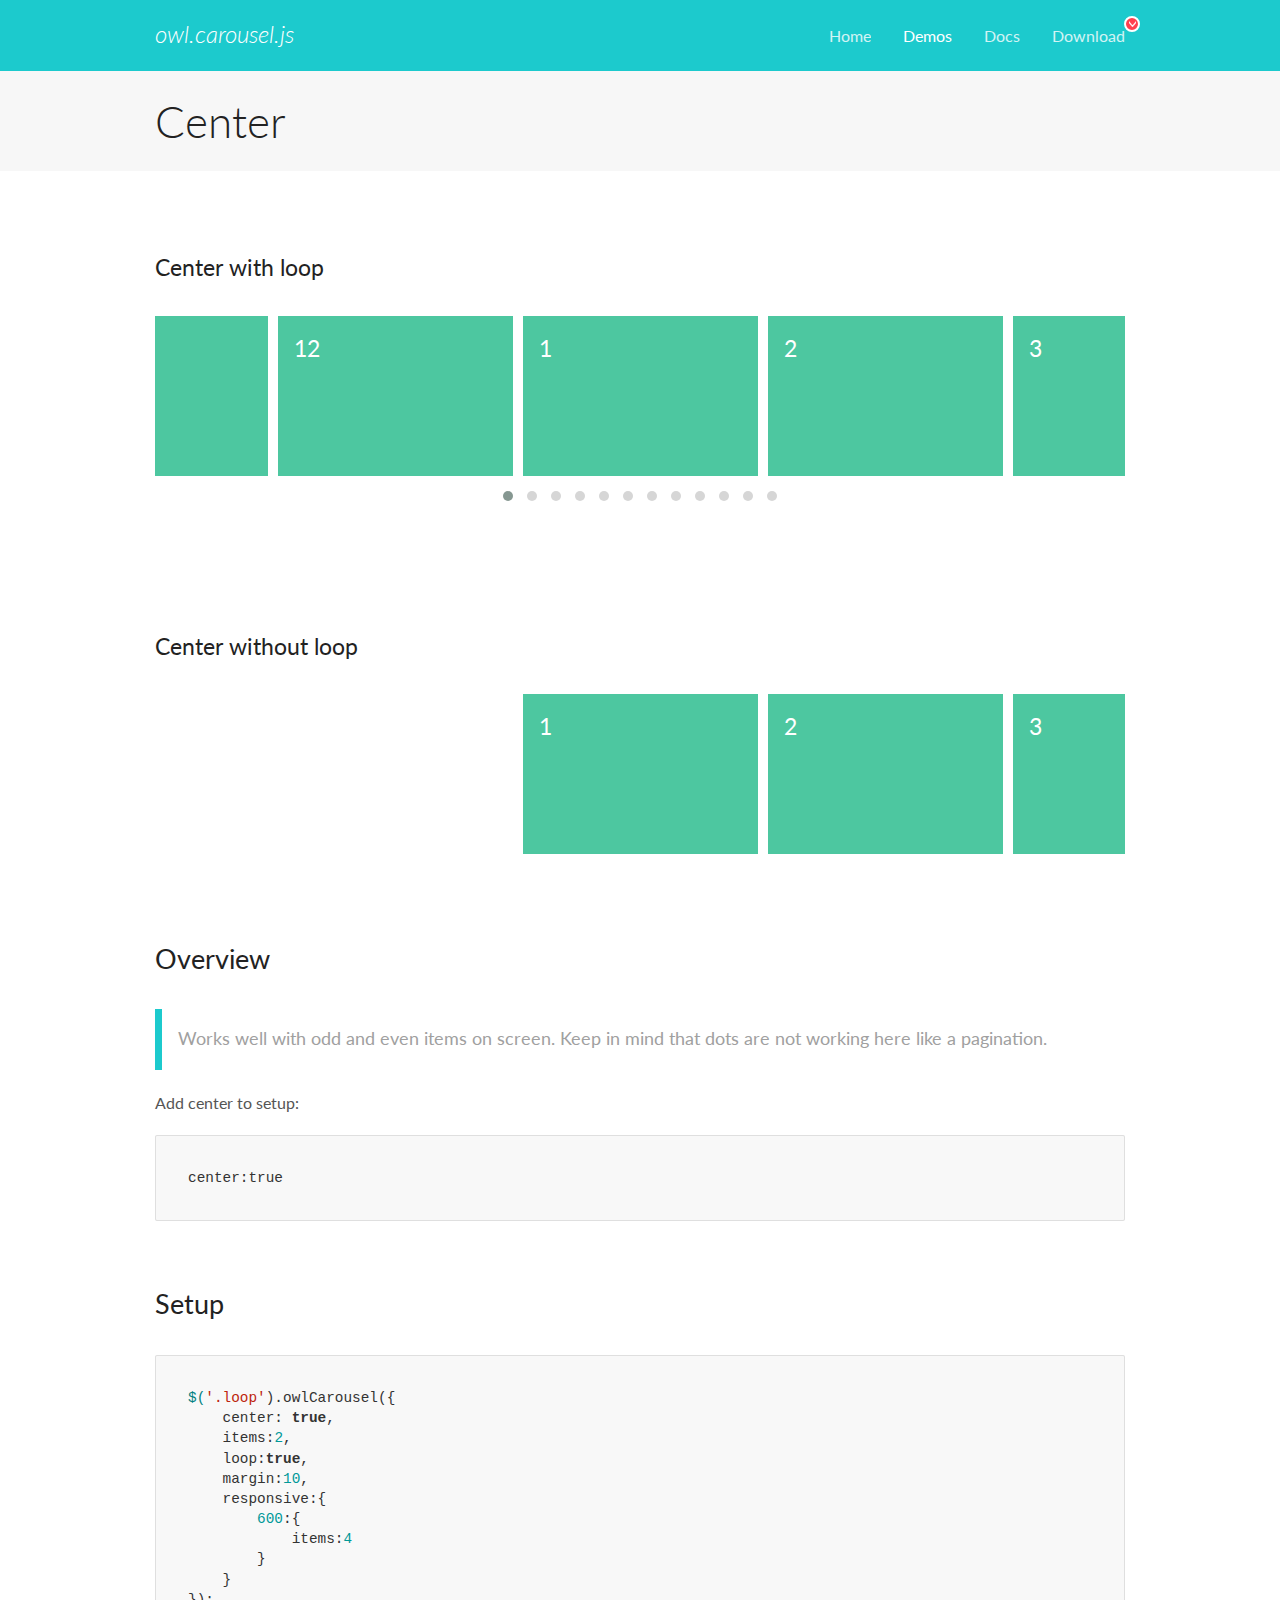
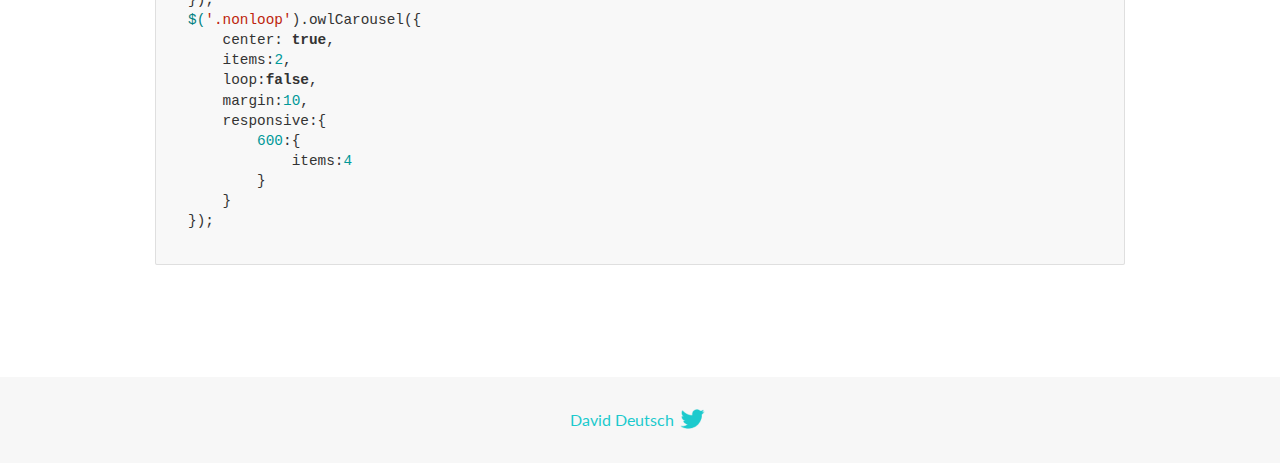
<file: OwlCarousel/docs/demos/center.html>
<!DOCTYPE html>
<html lang="en">
  <head>

    <!-- head -->
    <meta charset="utf-8">
    <meta name="msapplication-tap-highlight" content="no" />
    <meta name="viewport" content="width=device-width, initial-scale=1.0" />
    <meta name="description" content="Center carousel">
    <meta name="author" content="David Deutsch">
    <title>
      Center Demo | Owl Carousel | 2.3.4
    </title>

    <!-- Stylesheets -->
    <link href='https://fonts.googleapis.com/css?family=Lato:300,400,700,400italic,300italic' rel='stylesheet' type='text/css'>
    <link rel="stylesheet" href="../assets/css/docs.theme.min.css">

    <!-- Owl Stylesheets -->
    <link rel="stylesheet" href="../assets/owlcarousel/assets/owl.carousel.min.css">
    <link rel="stylesheet" href="../assets/owlcarousel/assets/owl.theme.default.min.css">

    <!-- HTML5 shim and Respond.js IE8 support of HTML5 elements and media queries -->

    <!--[if lt IE 9]>
      <script src="https://oss.maxcdn.com/libs/html5shiv/3.7.0/html5shiv.js"></script>
      <script src="https://oss.maxcdn.com/libs/respond.js/1.3.0/respond.min.js"></script>
    <![endif]-->

    <!-- Favicons -->
    <link rel="apple-touch-icon-precomposed" sizes="144x144" href="../assets/ico/apple-touch-icon-144-precomposed.png">
    <link rel="shortcut icon" href="../assets/ico/favicon.png">
    <link rel="shortcut icon" href="favicon.ico">

    <!-- Yeah i know js should not be in header. Its required for demos.-->

    <!-- javascript -->
    <script src="../assets/vendors/jquery.min.js"></script>
    <script src="../assets/owlcarousel/owl.carousel.js"></script>
  </head>
  <body>

    <!-- header -->
    <header class="header">
      <div class="row">
        <div class="large-12 columns">
          <div class="brand left">
            <h3>
              <a href="/OwlCarousel2/">owl.carousel.js</a> 
            </h3>
          </div>
          <a id="toggle-nav" class="right">
            <span></span> <span></span> <span></span> 
          </a> 
          <div class="nav-bar">
            <ul class="clearfix">
              <li> <a href="/OwlCarousel2/index.html">Home</a>  </li>
              <li class="active">
                <a href="/OwlCarousel2/demos/demos.html">Demos</a> 
              </li>
              <li> <a href="/OwlCarousel2/docs/started-welcome.html">Docs</a>  </li>
              <li>
                <a href="https://github.com/OwlCarousel2/OwlCarousel2/archive/2.3.4.zip">Download</a> 
                <span class="download"></span> 
              </li>
            </ul>
          </div>
        </div>
      </div>
    </header>

    <!-- title -->
    <section class="title">
      <div class="row">
        <div class="large-12 columns">
          <h1>Center</h1>
        </div>
      </div>
    </section>

    <!--  Demos -->
    <section id="demos">
      <div class="row">
        <div class="large-12 columns">
          <h4 id="center-with-loop">Center with loop</h4>
          <div class="loop owl-carousel owl-theme">
            <div class="item">
              <h4>1</h4>
            </div>
            <div class="item">
              <h4>2</h4>
            </div>
            <div class="item">
              <h4>3</h4>
            </div>
            <div class="item">
              <h4>4</h4>
            </div>
            <div class="item">
              <h4>5</h4>
            </div>
            <div class="item">
              <h4>6</h4>
            </div>
            <div class="item">
              <h4>7</h4>
            </div>
            <div class="item">
              <h4>8</h4>
            </div>
            <div class="item">
              <h4>9</h4>
            </div>
            <div class="item">
              <h4>10</h4>
            </div>
            <div class="item">
              <h4>11</h4>
            </div>
            <div class="item">
              <h4>12</h4>
            </div>
          </div>
          <br>
          <h4 id="center-without-loop">Center without loop</h4>
          <div class="nonloop owl-carousel">
            <div class="item">
              <h4>1</h4>
            </div>
            <div class="item">
              <h4>2</h4>
            </div>
            <div class="item">
              <h4>3</h4>
            </div>
            <div class="item">
              <h4>4</h4>
            </div>
            <div class="item">
              <h4>5</h4>
            </div>
            <div class="item">
              <h4>6</h4>
            </div>
            <div class="item">
              <h4>7</h4>
            </div>
            <div class="item">
              <h4>8</h4>
            </div>
            <div class="item">
              <h4>9</h4>
            </div>
            <div class="item">
              <h4>10</h4>
            </div>
            <div class="item">
              <h4>11</h4>
            </div>
            <div class="item">
              <h4>12</h4>
            </div>
          </div>
          <h3 id="overview">Overview</h3>
          <blockquote>
            <p>Works well with odd and even items on screen. Keep in mind that dots are not working here like a pagination.</p>
          </blockquote>
          <p>Add center to setup:</p>
          <pre><code>center:true</code></pre>
          <h3 id="setup">Setup</h3>
          <pre><code>$(&#39;.loop&#39;).owlCarousel({
    center: true,
    items:2,
    loop:true,
    margin:10,
    responsive:{
        600:{
            items:4
        }
    }
});
$(&#39;.nonloop&#39;).owlCarousel({
    center: true,
    items:2,
    loop:false,
    margin:10,
    responsive:{
        600:{
            items:4
        }
    }
});</code></pre>
          <script>
            jQuery(document).ready(function($) {
              $('.loop').owlCarousel({
                center: true,
                items: 2,
                loop: true,
                margin: 10,
                responsive: {
                  600: {
                    items: 4
                  }
                }
              });
              $('.nonloop').owlCarousel({
                center: true,
                items: 2,
                loop: false,
                margin: 10,
                responsive: {
                  600: {
                    items: 4
                  }
                }
              });
            });
          </script>
        </div>
      </div>
    </section>

    <!-- footer -->
    <footer class="footer">
      <div class="row">
        <div class="large-12 columns">
          <h5>
            <a href="/OwlCarousel2/docs/support-contact.html">David Deutsch</a> 
            <a id="custom-tweet-button" href="https://twitter.com/share?url=https://github.com/OwlCarousel2/OwlCarousel2&text=Owl Carousel - This is so awesome! " target="_blank"></a> 
          </h5>
        </div>
      </div>
    </footer>

    <!-- vendors -->
    <script src="../assets/vendors/highlight.js"></script>
    <script src="../assets/js/app.js"></script>
  </body>
</html>
</file>
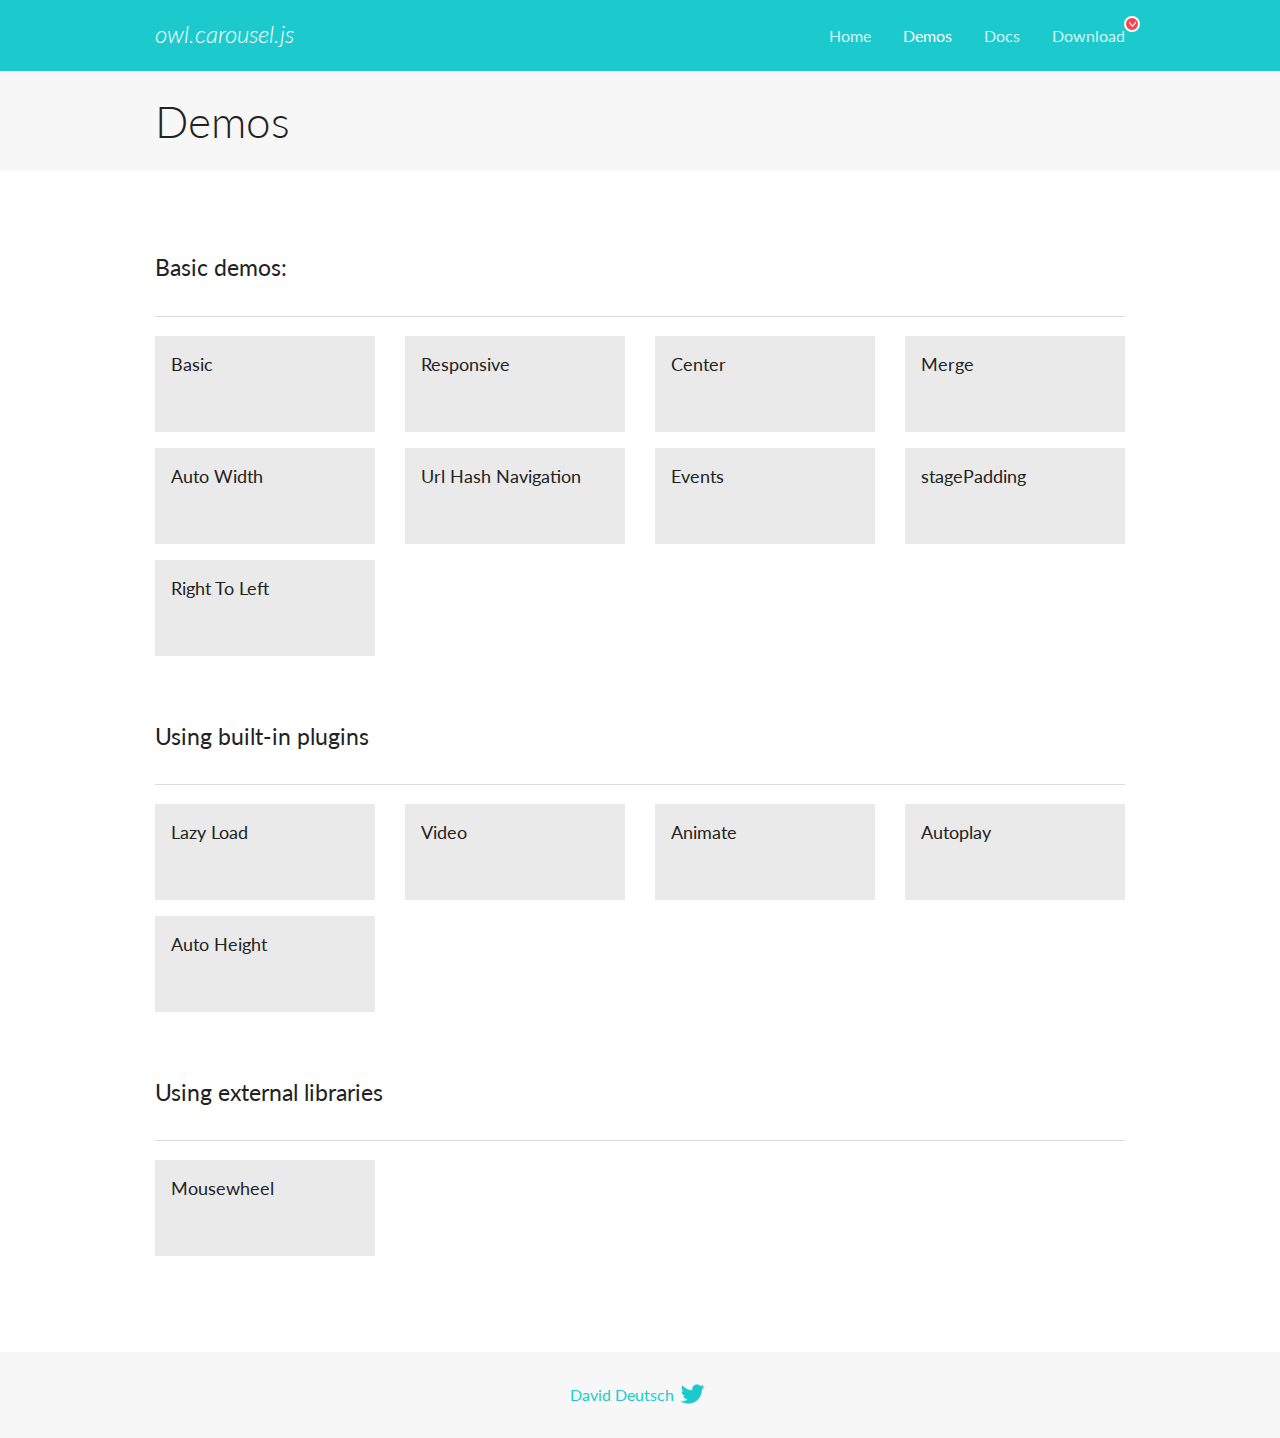
<file: OwlCarousel/docs/demos/demos.html>
<!DOCTYPE html>
<html lang="en">
  <head>

    <!-- head -->
    <meta charset="utf-8">
    <meta name="msapplication-tap-highlight" content="no" />
    <meta name="viewport" content="width=device-width, initial-scale=1.0" />
    <meta name="description" content="A list of Owl Carousel examples.">
    <meta name="author" content="David Deutsch">
    <title>
      Demos | Owl Carousel | 2.3.4
    </title>

    <!-- Stylesheets -->
    <link href='https://fonts.googleapis.com/css?family=Lato:300,400,700,400italic,300italic' rel='stylesheet' type='text/css'>
    <link rel="stylesheet" href="../assets/css/docs.theme.min.css">

    <!-- Owl Stylesheets -->
    <link rel="stylesheet" href="../assets/owlcarousel/assets/owl.carousel.min.css">
    <link rel="stylesheet" href="../assets/owlcarousel/assets/owl.theme.default.min.css">

    <!-- HTML5 shim and Respond.js IE8 support of HTML5 elements and media queries -->

    <!--[if lt IE 9]>
      <script src="https://oss.maxcdn.com/libs/html5shiv/3.7.0/html5shiv.js"></script>
      <script src="https://oss.maxcdn.com/libs/respond.js/1.3.0/respond.min.js"></script>
    <![endif]-->

    <!-- Favicons -->
    <link rel="apple-touch-icon-precomposed" sizes="144x144" href="../assets/ico/apple-touch-icon-144-precomposed.png">
    <link rel="shortcut icon" href="../assets/ico/favicon.png">
    <link rel="shortcut icon" href="favicon.ico">

    <!-- Yeah i know js should not be in header. Its required for demos.-->

    <!-- javascript -->
    <script src="../assets/vendors/jquery.min.js"></script>
    <script src="../assets/owlcarousel/owl.carousel.js"></script>
  </head>
  <body>

    <!-- header -->
    <header class="header">
      <div class="row">
        <div class="large-12 columns">
          <div class="brand left">
            <h3>
              <a href="/OwlCarousel2/">owl.carousel.js</a> 
            </h3>
          </div>
          <a id="toggle-nav" class="right">
            <span></span> <span></span> <span></span> 
          </a> 
          <div class="nav-bar">
            <ul class="clearfix">
              <li> <a href="/OwlCarousel2/index.html">Home</a>  </li>
              <li class="active">
                <a href="/OwlCarousel2/demos/demos.html">Demos</a> 
              </li>
              <li> <a href="/OwlCarousel2/docs/started-welcome.html">Docs</a>  </li>
              <li>
                <a href="https://github.com/OwlCarousel2/OwlCarousel2/archive/2.3.4.zip">Download</a> 
                <span class="download"></span> 
              </li>
            </ul>
          </div>
        </div>
      </div>
    </header>

    <!-- title -->
    <section class="title">
      <div class="row">
        <div class="large-12 columns">
          <h1>Demos</h1>
        </div>
      </div>
    </section>

    <!--  Demos -->
    <section id="demos">
      <div class="row">
        <div class="large-12 columns">
          <h4 id="basic-demos-">Basic demos:</h4>
          <hr>
          <div class="demo-list">
            <div class="row">
              <div class="small-6 medium-4 large-3 columns">
                <a href="basic.html" class="demo-block">
                  <h5>Basic </h5>
                </a> 
              </div>
              <div class="small-6 medium-4 large-3 columns">
                <a href="responsive.html" class="demo-block">
                  <h5>Responsive </h5>
                </a> 
              </div>
              <div class="small-6 medium-4 large-3 columns">
                <a href="center.html" class="demo-block">
                  <h5>Center </h5>
                </a> 
              </div>
              <div class="small-6 medium-4 large-3 columns">
                <a href="merge.html" class="demo-block">
                  <h5>Merge </h5>
                </a> 
              </div>
              <div class="small-6 medium-4 large-3 columns">
                <a href="autowidth.html" class="demo-block">
                  <h5>Auto Width </h5>
                </a> 
              </div>
              <div class="small-6 medium-4 large-3 columns">
                <a href="urlhashnav.html" class="demo-block">
                  <h5>Url Hash Navigation </h5>
                </a> 
              </div>
              <div class="small-6 medium-4 large-3 columns">
                <a href="events.html" class="demo-block">
                  <h5>Events </h5>
                </a> 
              </div>
              <div class="small-6 medium-4 large-3 columns">
                <a href="stagepadding.html" class="demo-block">
                  <h5>stagePadding </h5>
                </a> 
              </div>
              <div class="small-6 medium-4 large-3 columns">
                <a href="rtl.html" class="demo-block">
                  <h5>Right To Left </h5>
                </a> 
              </div>
            </div>
          </div>
          <h4 id="using-built-in-plugins">Using built-in plugins</h4>
          <hr>
          <div class="demo-list">
            <div class="row">
              <div class="small-6 medium-4 large-3 columns">
                <a href="lazyLoad.html" class="demo-block">
                  <h5>Lazy Load </h5>
                </a> 
              </div>
              <div class="small-6 medium-4 large-3 columns">
                <a href="video.html" class="demo-block">
                  <h5>Video </h5>
                </a> 
              </div>
              <div class="small-6 medium-4 large-3 columns">
                <a href="animate.html" class="demo-block">
                  <h5>Animate </h5>
                </a> 
              </div>
              <div class="small-6 medium-4 large-3 columns">
                <a href="autoplay.html" class="demo-block">
                  <h5>Autoplay </h5>
                </a> 
              </div>
              <div class="small-6 medium-4 large-3 columns">
                <a href="autoheight.html" class="demo-block">
                  <h5>Auto Height </h5>
                </a> 
              </div>
            </div>
          </div>
          <h4 id="using-external-libraries">Using external libraries</h4>
          <hr>
          <div class="demo-list">
            <div class="row">
              <div class="small-6 medium-4 large-3 columns">
                <a href="mousewheel.html" class="demo-block">
                  <h5>Mousewheel </h5>
                </a> 
              </div>
            </div>
          </div>
        </div>
      </div>
    </section>

    <!-- footer -->
    <footer class="footer">
      <div class="row">
        <div class="large-12 columns">
          <h5>
            <a href="/OwlCarousel2/docs/support-contact.html">David Deutsch</a> 
            <a id="custom-tweet-button" href="https://twitter.com/share?url=https://github.com/OwlCarousel2/OwlCarousel2&text=Owl Carousel - This is so awesome! " target="_blank"></a> 
          </h5>
        </div>
      </div>
    </footer>

    <!-- vendors -->
    <script src="../assets/vendors/highlight.js"></script>
    <script src="../assets/js/app.js"></script>
  </body>
</html>
</file>
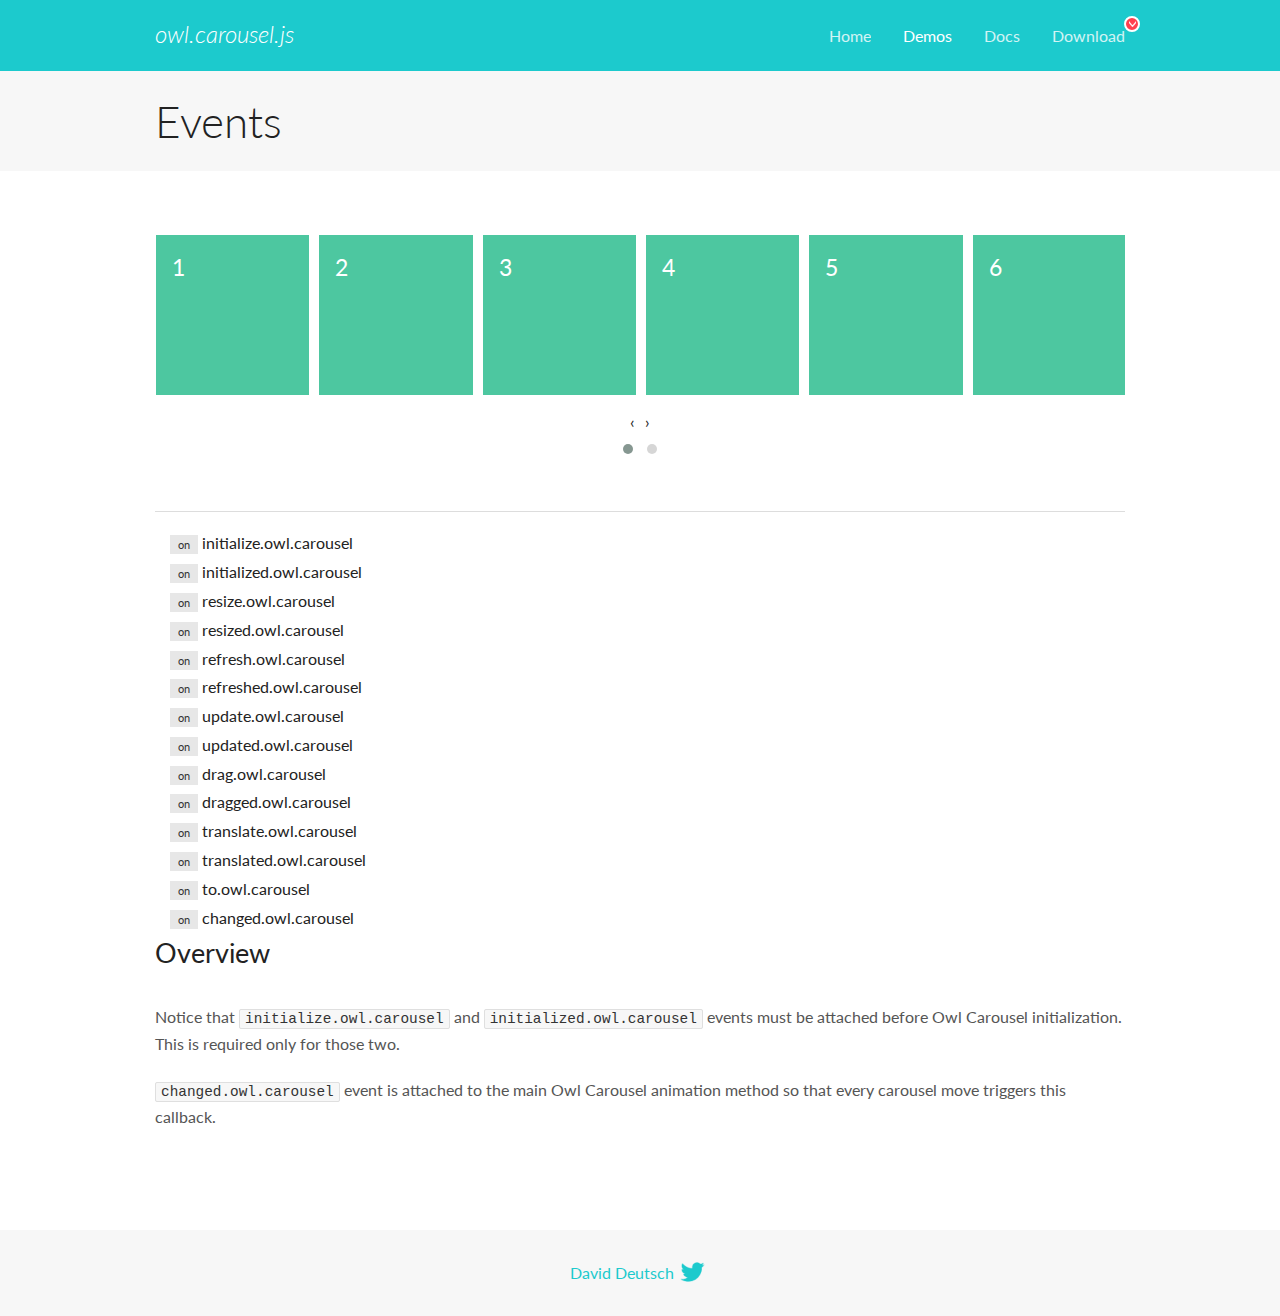
<file: OwlCarousel/docs/demos/events.html>
<!DOCTYPE html>
<html lang="en">
  <head>

    <!-- head -->
    <meta charset="utf-8">
    <meta name="msapplication-tap-highlight" content="no" />
    <meta name="viewport" content="width=device-width, initial-scale=1.0" />
    <meta name="description" content="Events usage demo">
    <meta name="author" content="David Deutsch">
    <title>
      Events Demo | Owl Carousel | 2.3.4
    </title>

    <!-- Stylesheets -->
    <link href='https://fonts.googleapis.com/css?family=Lato:300,400,700,400italic,300italic' rel='stylesheet' type='text/css'>
    <link rel="stylesheet" href="../assets/css/docs.theme.min.css">

    <!-- Owl Stylesheets -->
    <link rel="stylesheet" href="../assets/owlcarousel/assets/owl.carousel.min.css">
    <link rel="stylesheet" href="../assets/owlcarousel/assets/owl.theme.default.min.css">

    <!-- HTML5 shim and Respond.js IE8 support of HTML5 elements and media queries -->

    <!--[if lt IE 9]>
      <script src="https://oss.maxcdn.com/libs/html5shiv/3.7.0/html5shiv.js"></script>
      <script src="https://oss.maxcdn.com/libs/respond.js/1.3.0/respond.min.js"></script>
    <![endif]-->

    <!-- Favicons -->
    <link rel="apple-touch-icon-precomposed" sizes="144x144" href="../assets/ico/apple-touch-icon-144-precomposed.png">
    <link rel="shortcut icon" href="../assets/ico/favicon.png">
    <link rel="shortcut icon" href="favicon.ico">

    <!-- Yeah i know js should not be in header. Its required for demos.-->

    <!-- javascript -->
    <script src="../assets/vendors/jquery.min.js"></script>
    <script src="../assets/owlcarousel/owl.carousel.js"></script>
  </head>
  <body>

    <!-- header -->
    <header class="header">
      <div class="row">
        <div class="large-12 columns">
          <div class="brand left">
            <h3>
              <a href="/OwlCarousel2/">owl.carousel.js</a> 
            </h3>
          </div>
          <a id="toggle-nav" class="right">
            <span></span> <span></span> <span></span> 
          </a> 
          <div class="nav-bar">
            <ul class="clearfix">
              <li> <a href="/OwlCarousel2/index.html">Home</a>  </li>
              <li class="active">
                <a href="/OwlCarousel2/demos/demos.html">Demos</a> 
              </li>
              <li> <a href="/OwlCarousel2/docs/started-welcome.html">Docs</a>  </li>
              <li>
                <a href="https://github.com/OwlCarousel2/OwlCarousel2/archive/2.3.4.zip">Download</a> 
                <span class="download"></span> 
              </li>
            </ul>
          </div>
        </div>
      </div>
    </header>

    <!-- title -->
    <section class="title">
      <div class="row">
        <div class="large-12 columns">
          <h1>Events</h1>
        </div>
      </div>
    </section>

    <!--  Demos -->
    <section id="demos">
      <div class="row">
        <div class="large-12 columns">
          <div class="owl-carousel owl-theme">
            <div class="item">
              <h4>1</h4>
            </div>
            <div class="item">
              <h4>2</h4>
            </div>
            <div class="item">
              <h4>3</h4>
            </div>
            <div class="item">
              <h4>4</h4>
            </div>
            <div class="item">
              <h4>5</h4>
            </div>
            <div class="item">
              <h4>6</h4>
            </div>
            <div class="item">
              <h4>7</h4>
            </div>
            <div class="item">
              <h4>8</h4>
            </div>
            <div class="item">
              <h4>9</h4>
            </div>
            <div class="item">
              <h4>10</h4>
            </div>
            <div class="item">
              <h4>11</h4>
            </div>
            <div class="item">
              <h4>12</h4>
            </div>
          </div>
          <hr>
          <div class="large-12 columns callbacks">
            <div><span class="label secondary initialize">on</span>  initialize.owl.carousel </div>
            <div><span class="label secondary initialized">on</span>  initialized.owl.carousel </div>
            <div><span class="label secondary resize">on</span>  resize.owl.carousel </div>
            <div><span class="label secondary resized">on</span>  resized.owl.carousel </div>
            <div><span class="label secondary refresh">on</span>  refresh.owl.carousel </div>
            <div><span class="label secondary refreshed">on</span>  refreshed.owl.carousel </div>
            <div><span class="label secondary update">on</span>  update.owl.carousel </div>
            <div><span class="label secondary updated">on</span>  updated.owl.carousel </div>
            <div><span class="label secondary drag">on</span>  drag.owl.carousel </div>
            <div><span class="label secondary dragged">on</span>  dragged.owl.carousel </div>
            <div><span class="label secondary translate">on</span>  translate.owl.carousel </div>
            <div><span class="label secondary translated">on</span>  translated.owl.carousel </div>
            <div><span class="label secondary to">on</span>  to.owl.carousel </div>
            <div><span class="label secondary changed">on</span>  changed.owl.carousel </div>
          </div>
          <h3 id="overview">Overview</h3>
          <p>Notice that <code>initialize.owl.carousel</code> and <code>initialized.owl.carousel</code> events must be attached before Owl Carousel initialization. This is required only for those two.</p>
          <p><code>changed.owl.carousel</code> event is attached to the main Owl Carousel animation method so that every carousel move triggers this callback.</p>
          <script>
            jQuery(document).ready(function($) {
              var owl = $('.owl-carousel');
              owl.on('initialize.owl.carousel initialized.owl.carousel ' +
                'initialize.owl.carousel initialize.owl.carousel ' +
                'resize.owl.carousel resized.owl.carousel ' +
                'refresh.owl.carousel refreshed.owl.carousel ' +
                'update.owl.carousel updated.owl.carousel ' +
                'drag.owl.carousel dragged.owl.carousel ' +
                'translate.owl.carousel translated.owl.carousel ' +
                'to.owl.carousel changed.owl.carousel',
                function(e) {
                  $('.' + e.type)
                    .removeClass('secondary')
                    .addClass('success');
                  window.setTimeout(function() {
                    $('.' + e.type)
                      .removeClass('success')
                      .addClass('secondary');
                  }, 500);
                });
              owl.owlCarousel({
                loop: true,
                nav: true,
                lazyLoad: true,
                margin: 10,
                video: true,
                responsive: {
                  0: {
                    items: 1
                  },
                  600: {
                    items: 3
                  },
                  960: {
                    items: 5,
                  },
                  1200: {
                    items: 6
                  }
                }
              });
            });
          </script>
        </div>
      </div>
    </section>

    <!-- footer -->
    <footer class="footer">
      <div class="row">
        <div class="large-12 columns">
          <h5>
            <a href="/OwlCarousel2/docs/support-contact.html">David Deutsch</a> 
            <a id="custom-tweet-button" href="https://twitter.com/share?url=https://github.com/OwlCarousel2/OwlCarousel2&text=Owl Carousel - This is so awesome! " target="_blank"></a> 
          </h5>
        </div>
      </div>
    </footer>

    <!-- vendors -->
    <script src="../assets/vendors/highlight.js"></script>
    <script src="../assets/js/app.js"></script>
  </body>
</html>
</file>
<file: style/about.css>
.about-us-content {
    font-family: kara, yekan;
    direction: rtl;
}

#about-h2 {
    font-size: 4rem;
    font-weight: 900;
}

.pic-layer img {
    border-radius: 10px;
    filter: drop-shadow(4px 4px 2px gray);
}

.au-card img {
    border-radius: 14px;
}

.about-us-cards a {
    text-decoration: none;
    color: black;
}

.about-us-cards {
    flex-flow: column;
    align-items: center;
    justify-content: center;
    text-align: center;
}

.au-card i {
    padding: 20px 0;
}








/* Small devices (landscape phones, 576px and up) */
@media (min-width: 576px) {
    .about-us-cards {
        flex-flow: row;
    }
}

/* Medium devices (tablets, 768px and up) */
@media (min-width: 768px) {

}


/* Large devices (desktops, 992px and up) */
@media (min-width: 992px) {

}
</file>
<file: style/shop.css>
.filter-btn {
    font-family: kara;
    background: rgba(77, 71, 71, 0.103);
    border: none;
    border-radius: 10px;
    font-size: 0.6rem;
}

.shop-main-content {
    background: rgba(77, 71, 71, 0.103);
    border-radius: 10px;
    font-family: kara;
}

.shop-side-content {
    display: none;
}

.shop-main-text {
    direction: rtl;
}

.shop-main-slider {
    direction: rtl;
}

.shop-main-slider img {
    border-radius: 10px;
}

.shop-main-slider a {
    text-decoration: none;
}

.pagination {
    font-family: kara;
}


.button-sh-slider {
    background-color: #28c4ccb0 !important;

}

.page-link {
    color: #28c4cc;
}

.list-group {
    direction: rtl;
    font-family: kara, yekan;
}

.breadcrump-navigation {
    direction: rtl;
    font-family: yekan, kara;
}

.breadcrumb-item a {
    text-decoration: none;
    color: #28c4cc;
}

.author {
    font-size: 0.8rem;
}

.modal {
    direction: rtl;
    font-family: yekan, kara;
}

.modal-content {
    color: white;
    font-family: kara;
    background: rgba(105, 105, 105, 0.26);
    backdrop-filter: blur(16px);
    border-radius: 10px;
    margin-top: 112px;
}

#list-gi-sort {
    color: white !important;
    background: transparent;
}

.list-group-item {
    background: transparent;
}



/* buttons media screen  */

@media screen and (min-width:405px) {
    .filter-btn {
        font-size: 0.9rem;
    }
}

@media screen and (min-width:340px) {
    .filter-btn {

        font-size: 0.7rem;
    }
}
</file>
<file: style/style.css>
/* Css reset files 2022 last version  */

/*
    Remove all the styles of the "User-Agent-Stylesheet", except for the 'display' property
    - The "symbol *" part is to solve Firefox SVG sprite bug
 */
*:where(:not(html, iframe, canvas, img, svg, video, audio):not(svg *, symbol *)) {
    all: unset;
    display: revert;
}

/* Preferred box-sizing value */
*,
*::before,
*::after {
    box-sizing: border-box;
}

/* Reapply the pointer cursor for anchor tags */
a,
button {
    cursor: revert;
}

/* Remove list styles (bullets/numbers) */
ol,
ul,
menu {
    list-style: none;
}

/* For images to not be able to exceed their container */
img {
    max-width: 100%;
}

/* removes spacing between cells in tables */
table {
    border-collapse: collapse;
}

/* Safari - solving issue when using user-select:none on the <body> text input doesn't working */
input,
textarea {
    -webkit-user-select: auto;
}

/* revert the 'white-space' property for textarea elements on Safari */
textarea {
    white-space: revert;
}

/* minimum style to allow to style meter element */
meter {
    -webkit-appearance: revert;
    appearance: revert;
}

/* reset default text opacity of input placeholder */
::placeholder {
    color: unset;
}

/* fix the feature of 'hidden' attribute.
   display:revert; revert to element instead of attribute */
:where([hidden]) {
    display: none;
}

/* revert for bug in Chromium browsers
   - fix for the content editable attribute will work properly.
   - webkit-user-select: auto; added for Safari in case of using user-select:none on wrapper element*/
:where([contenteditable]:not([contenteditable="false"])) {
    -moz-user-modify: read-write;
    -webkit-user-modify: read-write;
    overflow-wrap: break-word;
    -webkit-line-break: after-white-space;
    -webkit-user-select: auto;
}

/* apply back the draggable feature - exist only in Chromium and Safari */
:where([draggable="true"]) {
    -webkit-user-drag: element;
}

/* Chrome, Safari, Edge, Opera */
input::-webkit-outer-spin-button,
input::-webkit-inner-spin-button {
     -webkit-appearance: none;
    margin: 0;
}

/* Firefox */
input[type=number] {
    -moz-appearance: textfield;
}


/* css reset codes 2022 end  */

/* default css codes for all of project  */

@font-face {
    font-family: yekan;
    src: url(../fonts/YekanBakhNew-Regular.woff2);
}

@font-face {
    font-family: yekanbold;
    src: url(../fonts/YekanBakhNew-ExtraBold.woff2);
}

@font-face {
    font-family: kara;
    src: url(../fonts/SGKara-Light.woff2);
}

.mobile-container {
    padding: 0 12px;
}

.cryn {
    color: #28C5CC !important;
}


.btn-T {
    color: #fff !important;
    font-family: kara;
    background-color: #28c5cc !important;
    /* opacity: 0.8; */
    cursor: pointer;
    -webkit-border-radius: 10px;
    -moz-border-radius: 10px;
    border-radius: 10px;
    border: none;
    padding: 10px 35px;
}

.btn-T:hover {
    -webkit-box-shadow: 0 5px 6px -6px #777;
    -moz-box-shadow: 0 5px 6px -6px #777;
    box-shadow: 0 5px 6px -6px #777;
    transition: 0.2s 0.1s;
}

/* header section css codes  */

#header {
    font-family: kara;
    box-shadow: 0 4px 2px -4px gray;
}

/* navbar css codes  */

.navbar div {
    padding-bottom: 10px;
}

.firstnav {
    order: 1;
    width: 50%;
}

#login-text {
    display: none;
    transition: 0.2s;
}

.firstnav a {
    color: rgb(99, 99, 99);
    font-size: 1.2rem;
    text-decoration: none;
    padding: 0 10px;
    transition: 0.2s;
}


.secondnav {
    order: 3;
    width: 90%;
}

.secondnav input {
    font-size: 0.9rem;
    position: relative;
    width: 100%;
    font-family: yekan;
    direction: rtl;
    color: gray;
    background-color: #52525218;
    padding: 10px 8px;
    border-radius: 10px;
}

.secondnav i {
    font-size: 1rem;
    position: absolute;
    padding: 12px;
}

.thirdnav {
    text-align: right;
    width: 50%;
    order: 2;
}

.fourthnav {
    display: none;
    order: 4;
}

.fifthnav {
    width: 10%;
    order: 5;
    flex-grow: 2;
    display: flex;
    justify-content: right;
}

.fifthnav i {
    font-size: 1.2rem;
    padding: 15px 8px 0;
}

#bars {
    color: rgb(99, 99, 99);
    background-color: transparent !important;
    border: none;
}

#bars i {
    font-size: 1.5rem;
    padding: 6px;
}

.fifthnav ul {
    display: none;
}

.fifthnav ul li {
    float: right;
}

.fifthnav ul li a {
    color: rgb(99, 99, 99);
    padding: 0 8px;
    transition: 0.2s;
}

.fifthnav ul li a:hover {
    color: #28C5CC;
}

.firstnav a :hover,
.firstnav a :active {
    color: #28C5CC;
}

#login-text:hover {
    color: #28C5CC;
}

#offcanvasExample::before {
    backdrop-filter: blur(2px) contrast(0.6);
    -webkit-backdrop-filter: blur(2px) contrast(0.6);
}

#offcanvasExample {
    color: #ffffff;
    font-family: kara;
    background: rgba(255, 255, 255, 0.253);
    backdrop-filter: blur(10px);
    width: 50%;
    border: none;
}

.mobile-menu-list a {
    text-decoration: none !important;
    color: white;
    transition: 0.2s;
}

.mobile-menu-list a:focus {
    text-decoration: none !important;
    color: #82e5eb;
}

.modal-body h5 , .cnvs-menu {
    font-size: 1rem;
}
#offcanvasExampleLabel {
    font-size: 0.8rem !important;
}

/* slider section css codes  */

#slider-section {
    padding: 30px 0px;
}

.mySlides img {
    width: 100%;
    border-radius: 10px;
}

/* shop slider css codes */

.shopsslider {
    font-family: yekan, kara;
}

.shopsslider a {
    text-decoration: none;
    color: #525252bb;
}

.shopsslider img {
    border-radius: 16px;
}

.item {
    text-align: center;
}

.item h2 {
    width: 100%;
}

/* baner css codes  */

.baner {
    width: 100%;
    padding: 40px 0;
}

.baner img {
    border-radius: 12px;
    box-shadow: 4px 5PX 8px rgba(0, 0, 0, 0.295);
}


/* footer css codes  */

footer {
    background-color: #4d4d4d10;
    border-radius: 12px;
}

.footer {
    padding: 20px 0px;
    font-family: kara;
    direction: rtl;

}

.footer div {
    width: 50%;
    padding: 10px 0;
}

.footer a {
    text-decoration: none;
    color: #3b3b3b;
}

.fifth-footer {
    width: 100% !important;
}

.social-logos i {
    font-size: 1.5rem;
}

.call-card {
    font-family: Helvetica, sans-serif;
    direction: ltr !important;
    width: 100% !important;
}

.fifth-footer div {
    width: 100% !important;
}

.foot-sign {
    font-family: kara;
}














/* Small devices (landscape phones, 576px and up) */
@media (min-width: 576px) {
    .about-us-cards {
        flex-direction: row;
    }
    .book-shop-card-pay , .book-shop-card-text , .book-shop-card-pic  {
        width: 30%;
    }
    .book-shop-card-pic img {
        width: 80% !important;
    }
}

/* Medium devices (tablets, 768px and up) */
@media (min-width: 768px) {
    .footer {
        padding: 10px 20px;
    }

    .footer div {
        width: 33.33%;
        padding: 0px 8px;
    }

    .fifth-footer {
        width: 65% !important;
    }

    #login-text {
        display: block;
        font-size: 1rem;
    }

    .firstnav {
        width: 30%;
        display: flex;
        flex-flow: row nowrap;
    }

    .firstnav a {

        padding: 4px;
    }

    .secondnav {
        order: 2;
        width: 50%;
    }

    .thirdnav {
        text-align: right;
        width: 20%;
        order: 3;
    }

    .fourthnav {
        display: block;
        order: 4;
    }

    .fifthnav ul {
        display: block;
    }

    .fifthnav a {
        text-decoration: none;
        color: #3b3b3b;
    }

    #bars {
        display: none;
    }
    .book-shop-card-pic img {
        width: 80% !important;
    }
    }





    /* Large devices (desktops, 992px and up) */
    @media (min-width: 992px) {
        .container {
            margin: 0 auto;
        }

        .firstnav a {
            padding: 0px 10px;
        }

        .firstnav i {
            font-size: 1.6rem;
        }

        .footer div {
            width: 25%;
            padding: 0px 8px;
        }

        .fifth-footer {
            width: 100% !important;
        }

        .fifth-footer input {
            width: 50%;
        }

        .foot-logo img {
            width: 50% !important;
        }

        .third-footer i {
            font-size: 1.9rem;
        }
    }

    .typed-cursor {
        color: transparent;
        font-weight: bolder;
    }
</file>
